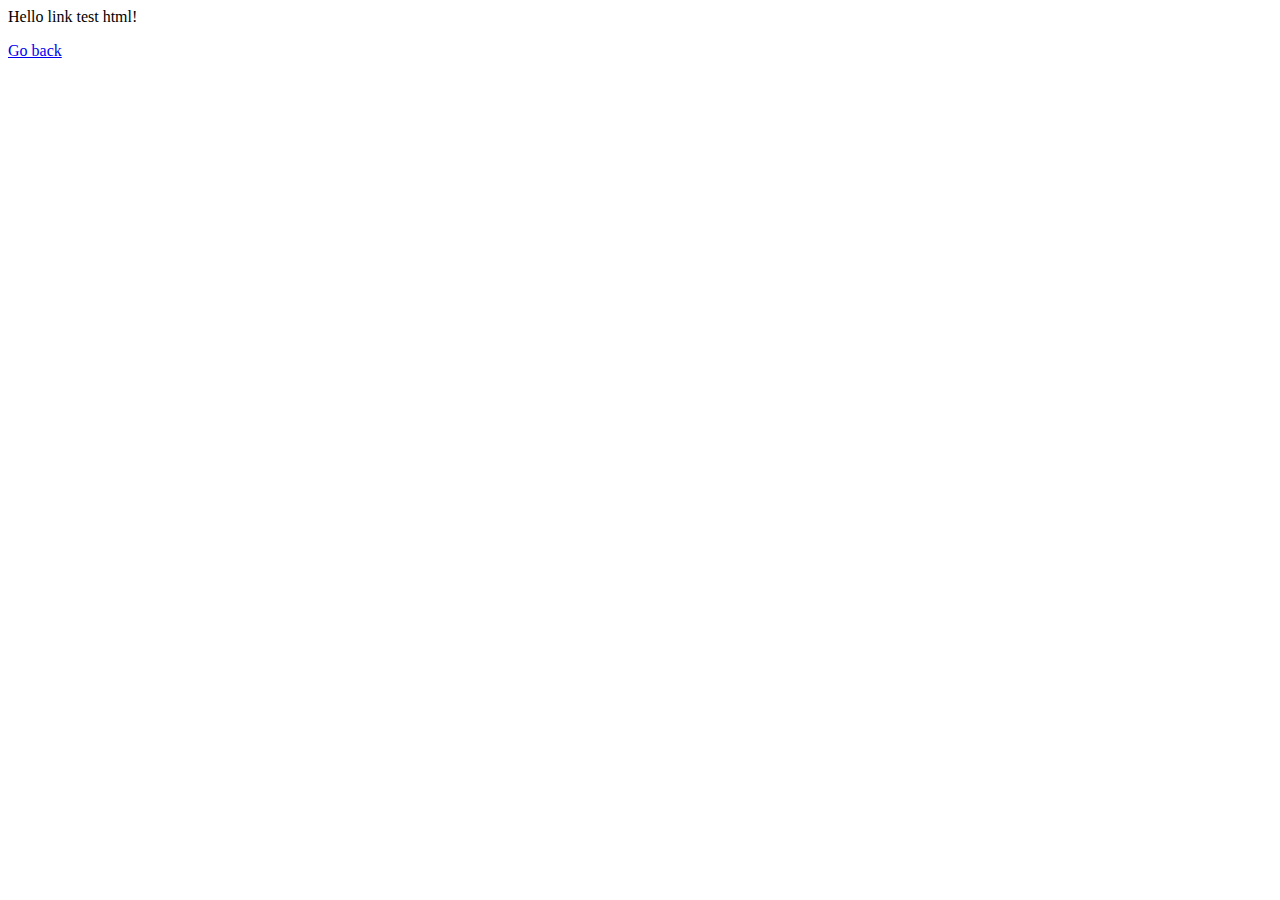
<file: test.html>
<!DOCTYPE html>
<html lang="en">
<head>
    <meta charset="UTF-8">
    <meta http-equiv="X-UA-Compatible" content="IE=edge">
    <meta name="viewport" content="width=device-width, initial-scale=1.0">
    <title>Document</title>
</head>
<body>
    Hello link test html!
    <p>
        <a href="lesson01.html">Go back</a>
    </p>
</body>
</html>
</file>
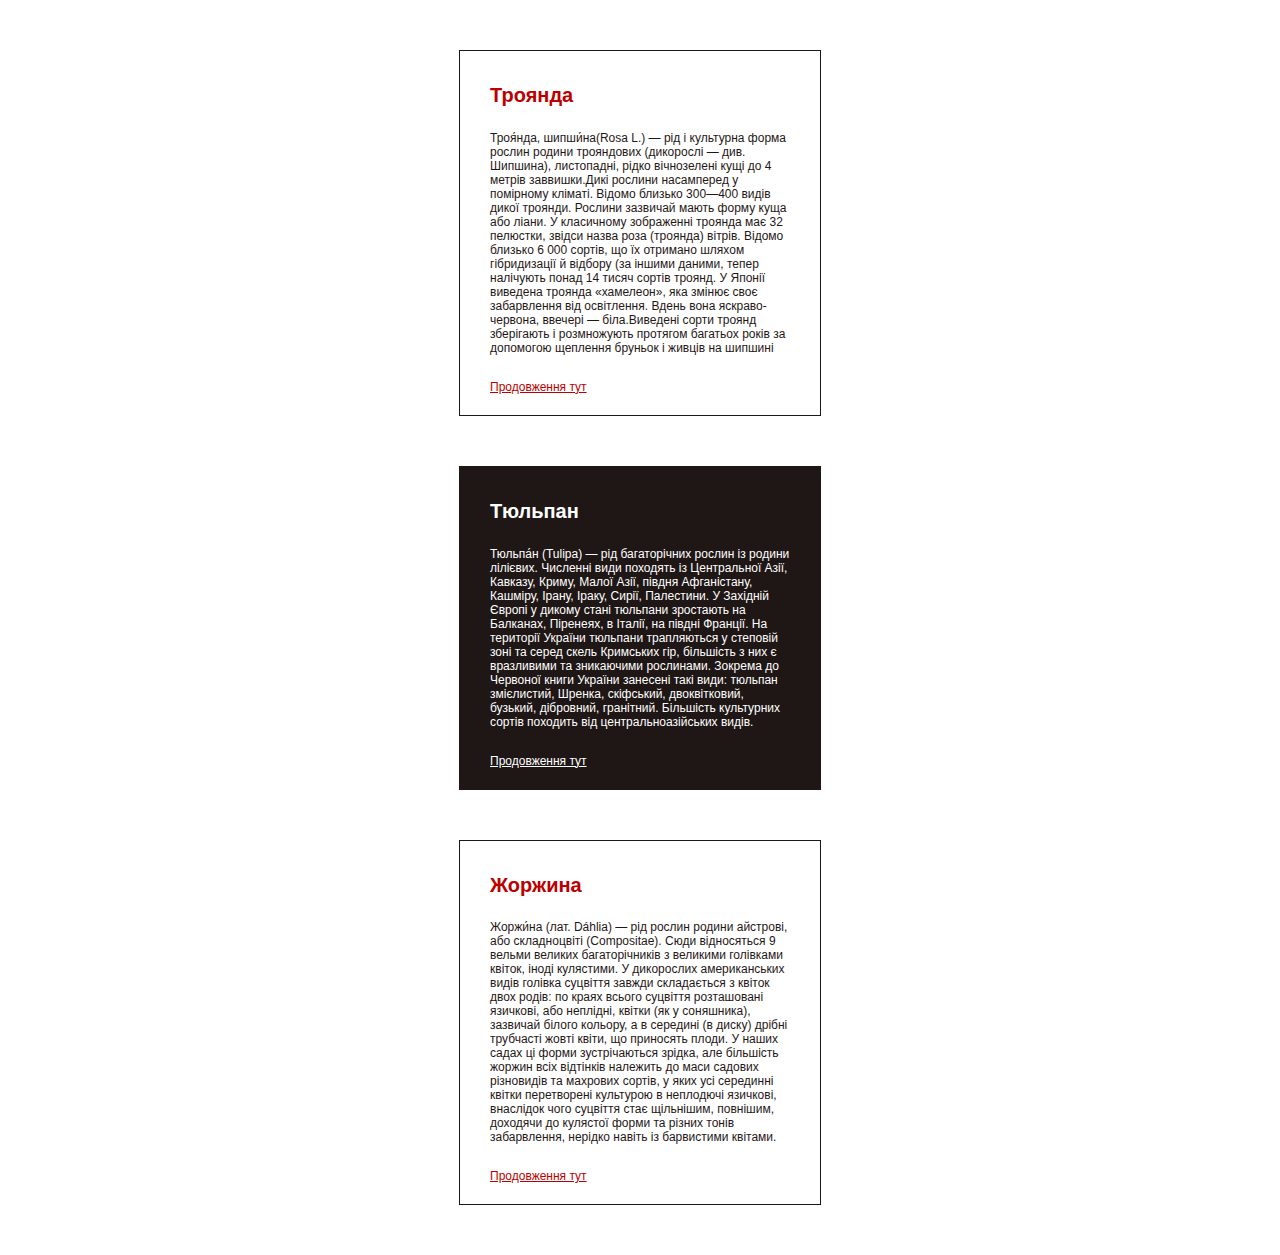
<file: 02Homework/style.html>
<!DOCTYPE html>
<html lang="en">
<head>
    <meta charset="UTF-8">
    <meta http-equiv="X-UA-Compatible" content="IE=edge">
    <meta name="viewport" content="width=device-width, initial-scale=1.0">
    <title>Document</title>
    <link rel="stylesheet" href="style.css">
</head>
<body>
    <div class="block-white">
        <h1>
            Троянда
        </h1>
        <p>
            Троя́нда, шипши́на(Rosa L.) — рід і культурна форма рослин родини трояндових (дикорослі — див. Шипшина), 
            листопадні, рідко вічнозелені кущі до 4 метрів заввишки.Дикі рослини насамперед у помірному кліматі. 
            Відомо близько 300—400 видів дикої троянди. Рослини зазвичай мають форму куща або ліани.
            У класичному зображенні троянда має 32 пелюстки, звідси назва роза (троянда) вітрів. Відомо 
            близько 6 000 сортів, що їх отримано шляхом гібридизації й відбору (за іншими даними, тепер налічують 
            понад 14 тисяч сортів троянд. У Японії виведена троянда «хамелеон», яка змінює своє забарвлення від освітлення. 
            Вдень вона яскраво-червона, ввечері — біла.Виведені сорти троянд зберігають і розмножують протягом багатьох 
            років за допомогою щеплення бруньок і живців на шипшині
        </p>
        <a href="https://uk.wikipedia.org/wiki/%D0%A2%D1%80%D0%BE%D1%8F%D0%BD%D0%B4%D0%B0">Продовження тут</a>
    </div>
    <div class="block-black">
        <h1>
            Тюльпан
        </h1>
        <p>
            Тюльпа́н (Tulipa) — рід багаторічних рослин із родини лілієвих. Численні види походять із Центральної Азії, 
            Кавказу, Криму, Малої Азії, півдня Афганістану, Кашміру, Ірану, Іраку, Сирії, Палестини. У Західній Європі у 
            дикому стані тюльпани зростають на Балканах, Піренеях, в Італії, на півдні Франції. На території України 
            тюльпани трапляються у степовій зоні та серед скель Кримських гір, більшість з них є вразливими та зникаючими 
            рослинами. Зокрема до Червоної книги України занесені такі види: тюльпан змієлистий, Шренка, скіфський, 
            двоквітковий, бузький, дібровний, гранітний. Більшість культурних сортів походить від центральноазійських видів.
        </p>
        <a href="https://uk.wikipedia.org/wiki/%D0%A2%D1%8E%D0%BB%D1%8C%D0%BF%D0%B0%D0%BD">Продовження тут</a>
    </div>
    <div class="block-white">
        <h1>
            Жоржина
        </h1>
        <p>
            Жоржи́на (лат. Dáhlia) — рід рослин родини айстрові, або складноцвіті (Compositae). Сюди відносяться 9 вельми 
            великих багаторічників з великими голівками квіток, іноді кулястими. У дикорослих американських видів голівка 
            суцвіття завжди складається з квіток двох родів: по краях всього суцвіття розташовані язичкові, або неплідні, 
            квітки (як у соняшника), зазвичай білого кольору, а в середині (в диску) дрібні трубчасті жовті квіти, що 
            приносять плоди. У наших садах ці форми зустрічаються зрідка, але більшість жоржин всіх відтінків належить 
            до маси садових різновидів та махрових сортів, у яких усі серединні квітки перетворені культурою в неплодючі 
            язичкові, внаслідок чого суцвіття стає щільнішим, повнішим, доходячи до кулястої форми та різних тонів 
            забарвлення, нерідко навіть із барвистими квітами.
        </p>
        <a href="https://uk.wikipedia.org/wiki/%D0%96%D0%BE%D1%80%D0%B6%D0%B8%D0%BD%D0%B0">Продовження тут</a> 
    </div>
</body>
</html>
</file>
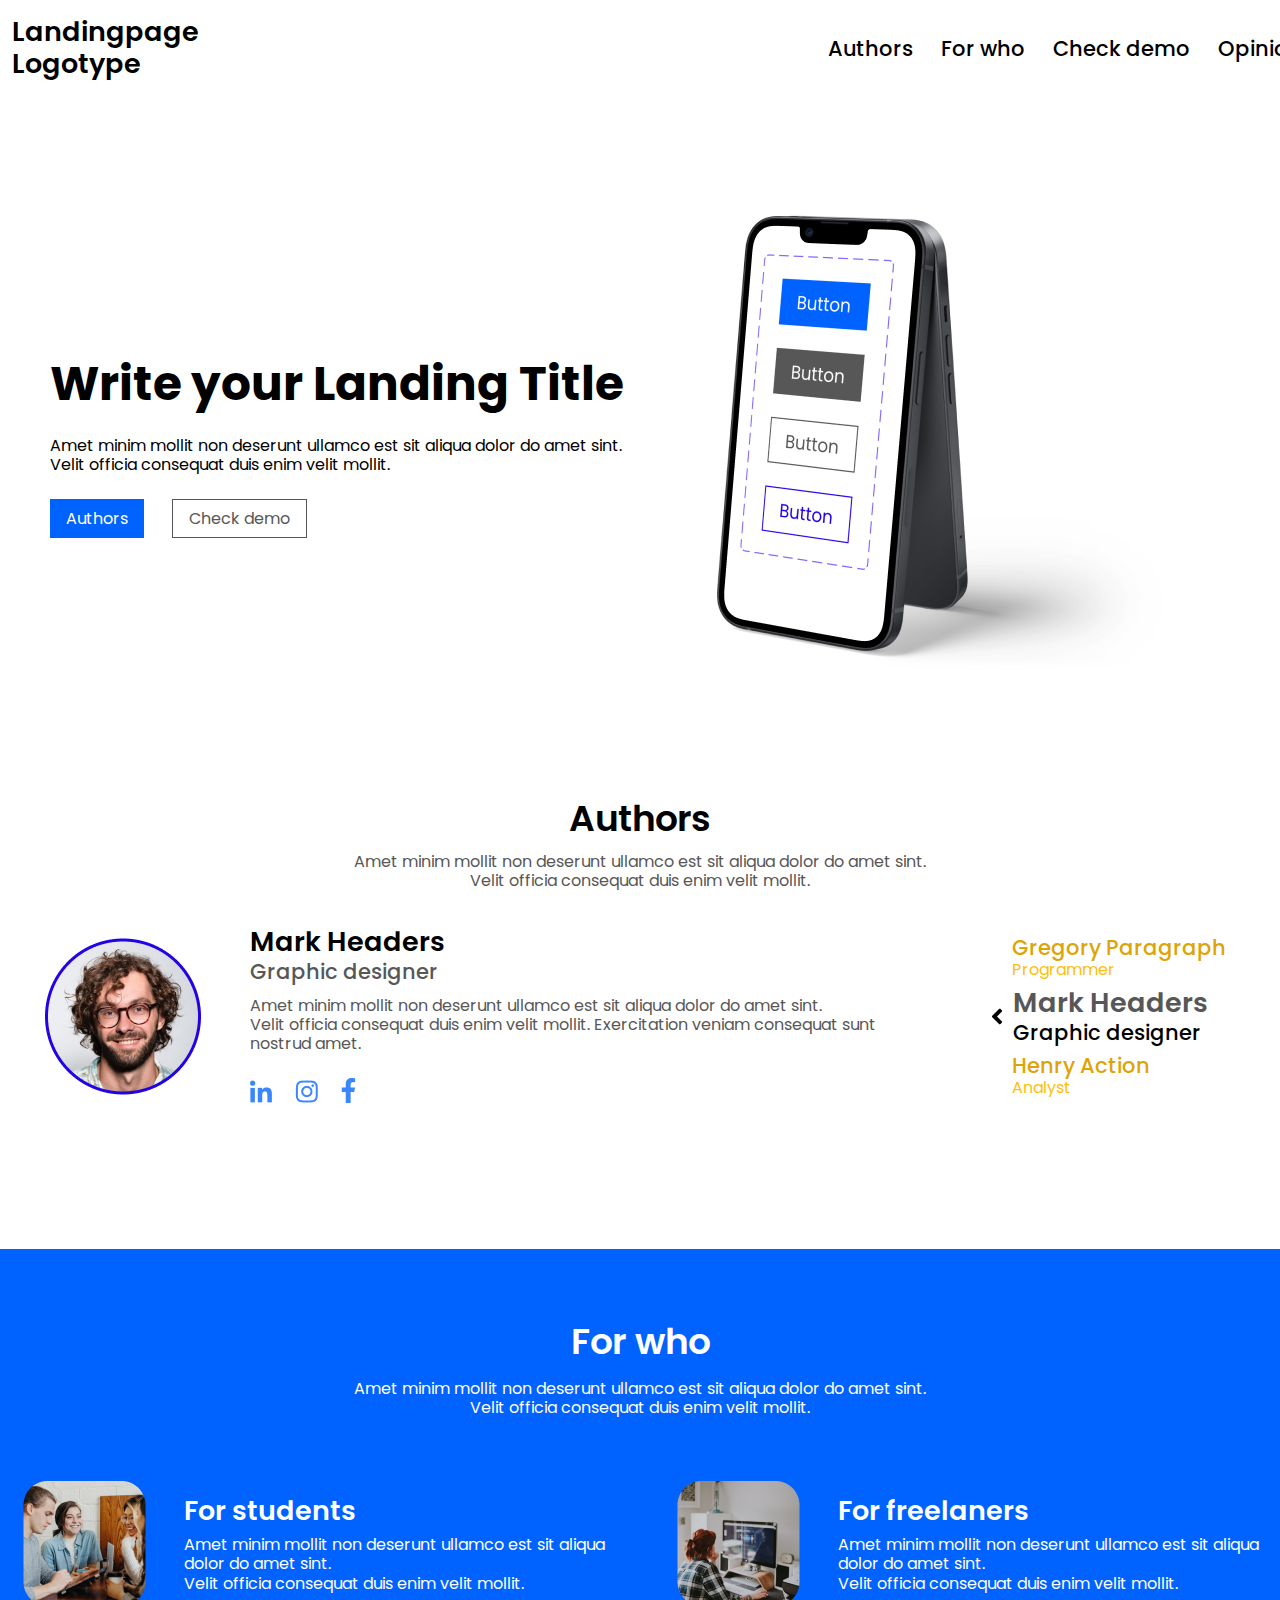
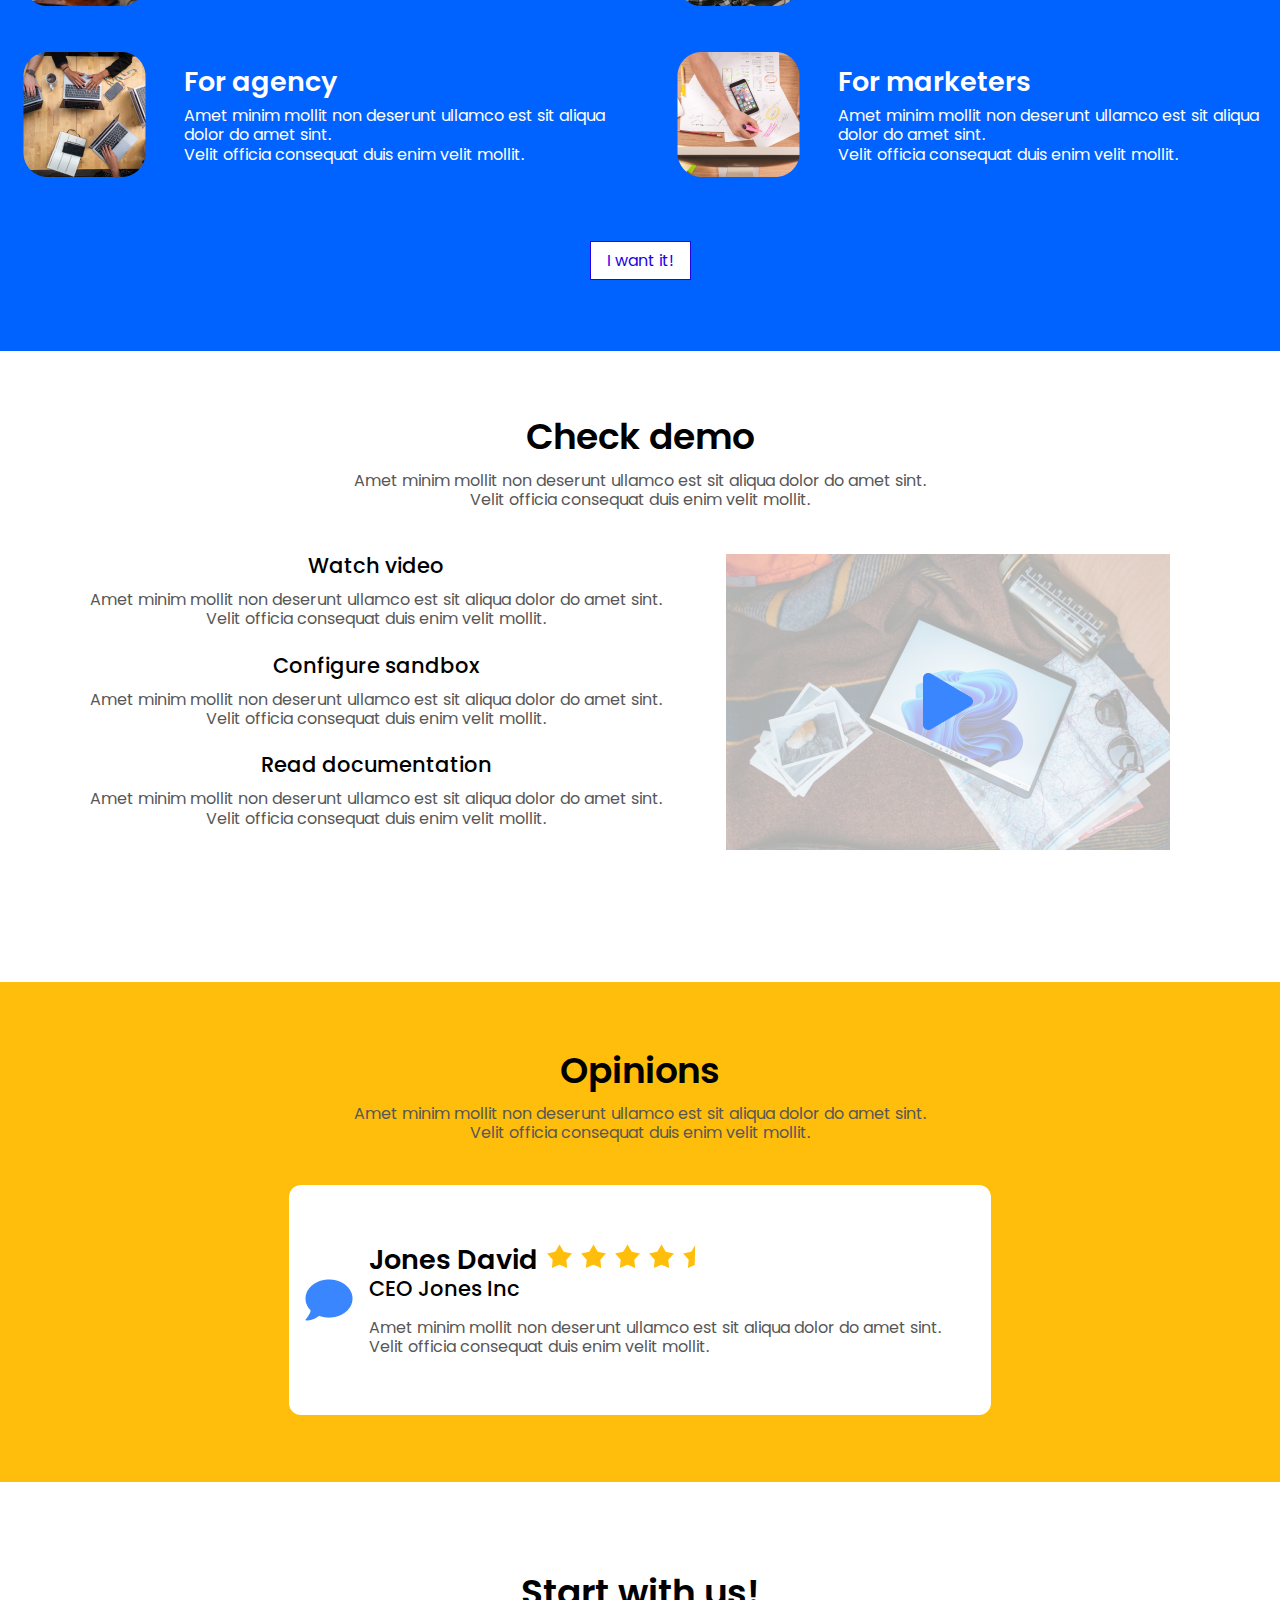
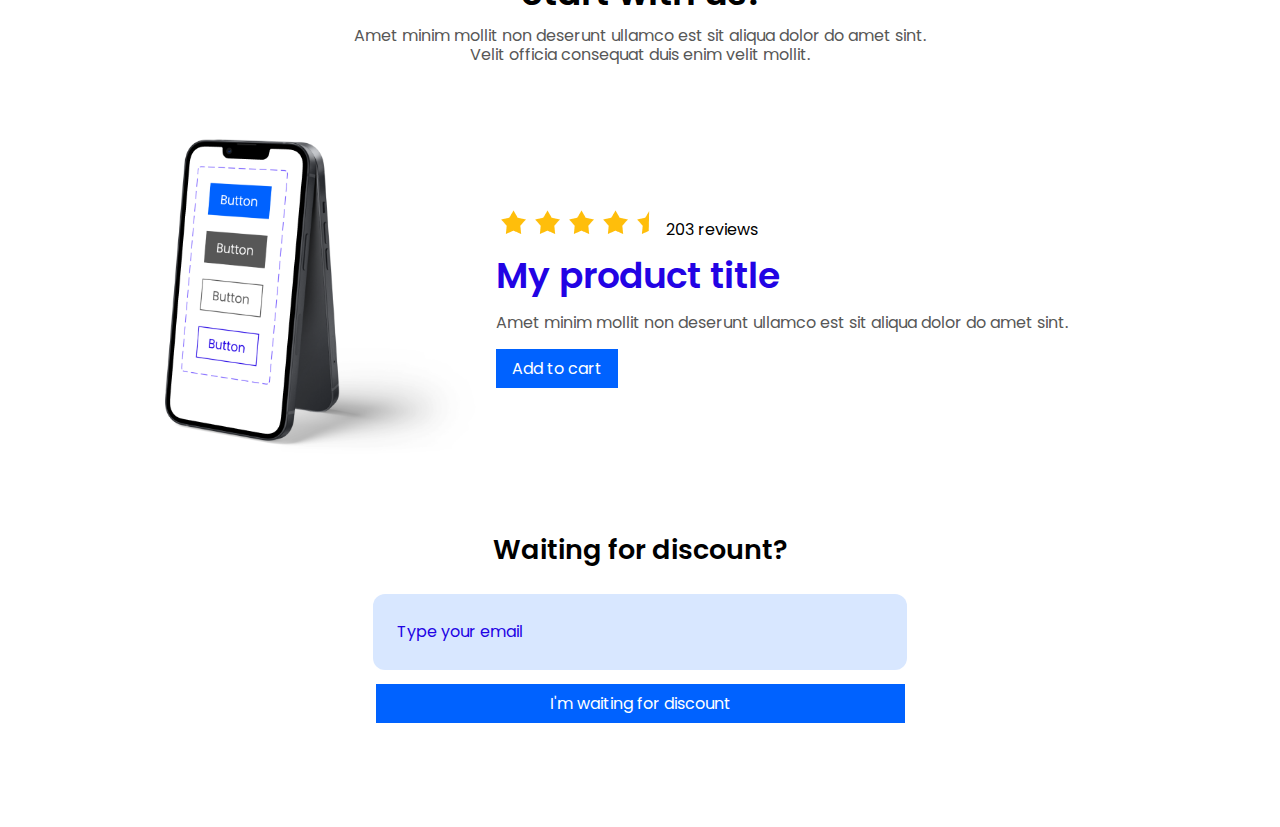
<file: 03Homework/landing.html>
<!DOCTYPE html>
<html lang="en">
<head>
    <meta charset="UTF-8">
    <meta http-equiv="X-UA-Compatible" content="IE=edge">
    <meta name="viewport" content="width=device-width, initial-scale=1.0">
    <title>Document</title>
    <link rel="stylesheet" href="style/reset.css">
    <link rel="stylesheet" href="style/landing.css">
    <link href="https://fonts.googleapis.com/css2?family=Poppins:wght@400;500;600;700&display=swap" rel="stylesheet">
</head>
<body>
    <header>
            <div class="logo">
                <h3>
                    Landingpage Logotype
                </h3>
                </div>
            <div class="Menu">
                        <a href="#">Authors</a>
                        <a href="#">For who</a>
                        <a href="#">Check demo</a>
                        <a href="#">Opinions</a>
                        <a href="#" class="button">Buy now!</a>
                </div>
    </header>
    <!-- /* header end */ -->
    <section class="first-screen">
        <div class="block01">
            <h1>Write your Landing Title</h1>
            <p>
                Amet minim mollit non deserunt ullamco est sit aliqua dolor do amet sint. <br> Velit officia consequat duis enim velit mollit. 
            </p>
            <button class="blue">
                Authors
            </button >
            <button class="white">
                Check demo
            </button>
        </div>
        <img class="iphone13" src="img/iPhone13.png" alt="no image">
    </section>
    <!-- /* section first-screen end */ -->
    <section>
        <div class="title">
            <h2>Authors</h2>
            <p>
            Amet minim mollit non deserunt ullamco est sit aliqua dolor do amet sint.<br> Velit officia consequat duis enim velit mollit. 
            </p>
        </div>
        <div class="about-mark">
        <img class="author-pic" src="img/Rectangle.png" alt="no image">
        <div class="author-info">
            <h3>
                Mark Headers
            </h3>
            <h4>
                Graphic designer
            </h4>
            <p>
                Amet minim mollit non deserunt ullamco est sit aliqua dolor do amet sint. <br> Velit officia consequat duis enim velit mollit. Exercitation veniam consequat sunt <br> nostrud amet.
            </p>
                <img class="icon" src="img/icon01.png" alt="no image">
                <img class="icon" src="img/icon02.png" alt="no image">
                <img class="icon" src="img/icon03.png" alt="no image">
        </div>
        <div class="choose-author">
            <h4>Gregory Paragraph</h4>
            <p>Programmer</p>
            <img class="back-img" src="img/back.png" alt="#">
            <div class="active-author">
                <h3>Mark Headers</h3>
                <h4>Graphic designer</h4>
            </div>
            <h4>Henry Action</h4>
            <p>Analyst</p>
        </div>
    </div>
    </section>
    <!-- /* section Authors end  */ -->
    <section class="for-who">
            <h2>For who</h2>
            <p class="for-who-descrip">
                Amet minim mollit non deserunt ullamco est sit aliqua dolor do amet sint. <br> Velit officia consequat duis enim velit mollit. 
            </p>
            <div class="cards">
                <div class="card">
                    <img src="img/img01.png" alt="#">  
                    <div>
                      <h3>
                      For students
                    </h3>
                    <p>
                      Amet minim mollit non deserunt ullamco est sit aliqua <br> dolor do amet sint.<br> Velit officia consequat duis enim velit mollit. 
                    </p>
                  </div>
                  </div>
                  <div class="card">
                      <img src="img/img02.png" alt="#">  
                      <div>
                        <h3>
                          For freelaners
                      </h3>
                      <p>
                        Amet minim mollit non deserunt ullamco est sit aliqua <br> dolor do amet sint.<br> Velit officia consequat duis enim velit mollit. 
                      </p>
                    </div>
                    </div>
            </div>
            <div class="cards">
                <div class="card">
                    <img src="img/img03.png" alt="#">  
                    <div>
                      <h3>
                        For agency
                    </h3>
                    <p>
                      Amet minim mollit non deserunt ullamco est sit aliqua <br> dolor do amet sint.<br> Velit officia consequat duis enim velit mollit. 
                    </p>
                  </div>
                  </div>
                  <div class="card">
                      <img src="img/img04.png" alt="#">  
                      <div>
                        <h3>
                         For marketers
                      </h3>
                      <p>
                        Amet minim mollit non deserunt ullamco est sit aliqua <br> dolor do amet sint.<br> Velit officia consequat duis enim velit mollit. 
                      </p>
                    </div>
                    </div>
            </div>
            <button class="white-b">
                I want it!
            </button>
    </section>
    <!-- section for-who end -->
    <section class="check-demo">
        <div class="title">
            <h2>Check demo</h2>
            <p>
            Amet minim mollit non deserunt ullamco est sit aliqua dolor do amet sint.<br> Velit officia consequat duis enim velit mollit. 
            </p>
        </div>
        <div class="img-title">
            <div class="titles">
                <div class="title">
                    <h4>Watch video</h4>
                    <p>
                    Amet minim mollit non deserunt ullamco est sit aliqua dolor do amet sint.<br> Velit officia consequat duis enim velit mollit. 
                    </p>
                </div>
                <div class="title">
                    <h4>Configure sandbox</h4>
                    <p>
                    Amet minim mollit non deserunt ullamco est sit aliqua dolor do amet sint.<br> Velit officia consequat duis enim velit mollit. 
                    </p>
                </div>
                <div class="title">
                    <h4>Read documentation</h4>
                    <p>
                    Amet minim mollit non deserunt ullamco est sit aliqua dolor do amet sint.<br> Velit officia consequat duis enim velit mollit. 
                    </p>
                </div>
            </div>
            <img src="img/video.png" alt="#">
        </div>
    </section>
    <!-- section check-demo end -->
    <section class="opinions">
        <div class="title">
            <h2>Opinions</h2>
            <p>
            Amet minim mollit non deserunt ullamco est sit aliqua dolor do amet sint.<br> Velit officia consequat duis enim velit mollit. 
            </p>
        </div>
        <section class="feedback">
            <img class="message" src="img/message.png" alt="#">
            <div class="feedback-text">
                <h3>
                    Jones David
                </h3>
                <img class="star" src="img/Star.png" alt="no image">
                <img class="star" src="img/Star.png" alt="no image">
                <img class="star" src="img/Star.png" alt="no image">
                <img class="star" src="img/Star.png" alt="no image">
                <img class="star" src="img/Star_crop.png" alt="no image">
                <h4>
                    CEO Jones Inc
                </h4>
                <p>
                    Amet minim mollit non deserunt ullamco est sit aliqua dolor do amet sint. <br> Velit officia consequat duis enim velit mollit. 
                </p>
            </div>
        </section>
    </section>
    <!-- /* section opinions end */ -->
    <section>
        <div class="title">
            <h2>Start with us!</h2>
            <p>
            Amet minim mollit non deserunt ullamco est sit aliqua dolor do amet sint.<br> Velit officia consequat duis enim velit mollit. 
            </p>
        </div>   
        <div class="product">
            <img class="iphone13-small" src="img/iPhone13.png" alt="no image">
            <div class="product-text">
                <div class="review">
                <img class="star" src="img/Star.png" alt="no image">
                <img class="star" src="img/Star.png" alt="no image">
                <img class="star" src="img/Star.png" alt="no image">
                <img class="star" src="img/Star.png" alt="no image">
                <img class="star" src="img/Star_crop.png" alt="no image">
                  203 reviews
                </div>
                <h2>
                    My product title
                </h2>
                <p>
                    Amet minim mollit non deserunt ullamco est sit aliqua dolor do amet sint.
                </p>
                <button class="blue">
                    Add to cart
                </button >
            </div>
        </div>
        <div class="discount">
            <h3>Waiting for discount?</h3>
            <div class="type-email">
                <form action="">
                    <input type="text" placeholder= "Type your email" id="email">
                </form>
                <button class="blue-long">
                    I'm waiting for discount
                </button >
            </div>
        </div>
    </section>
</body>
</html>
</file>
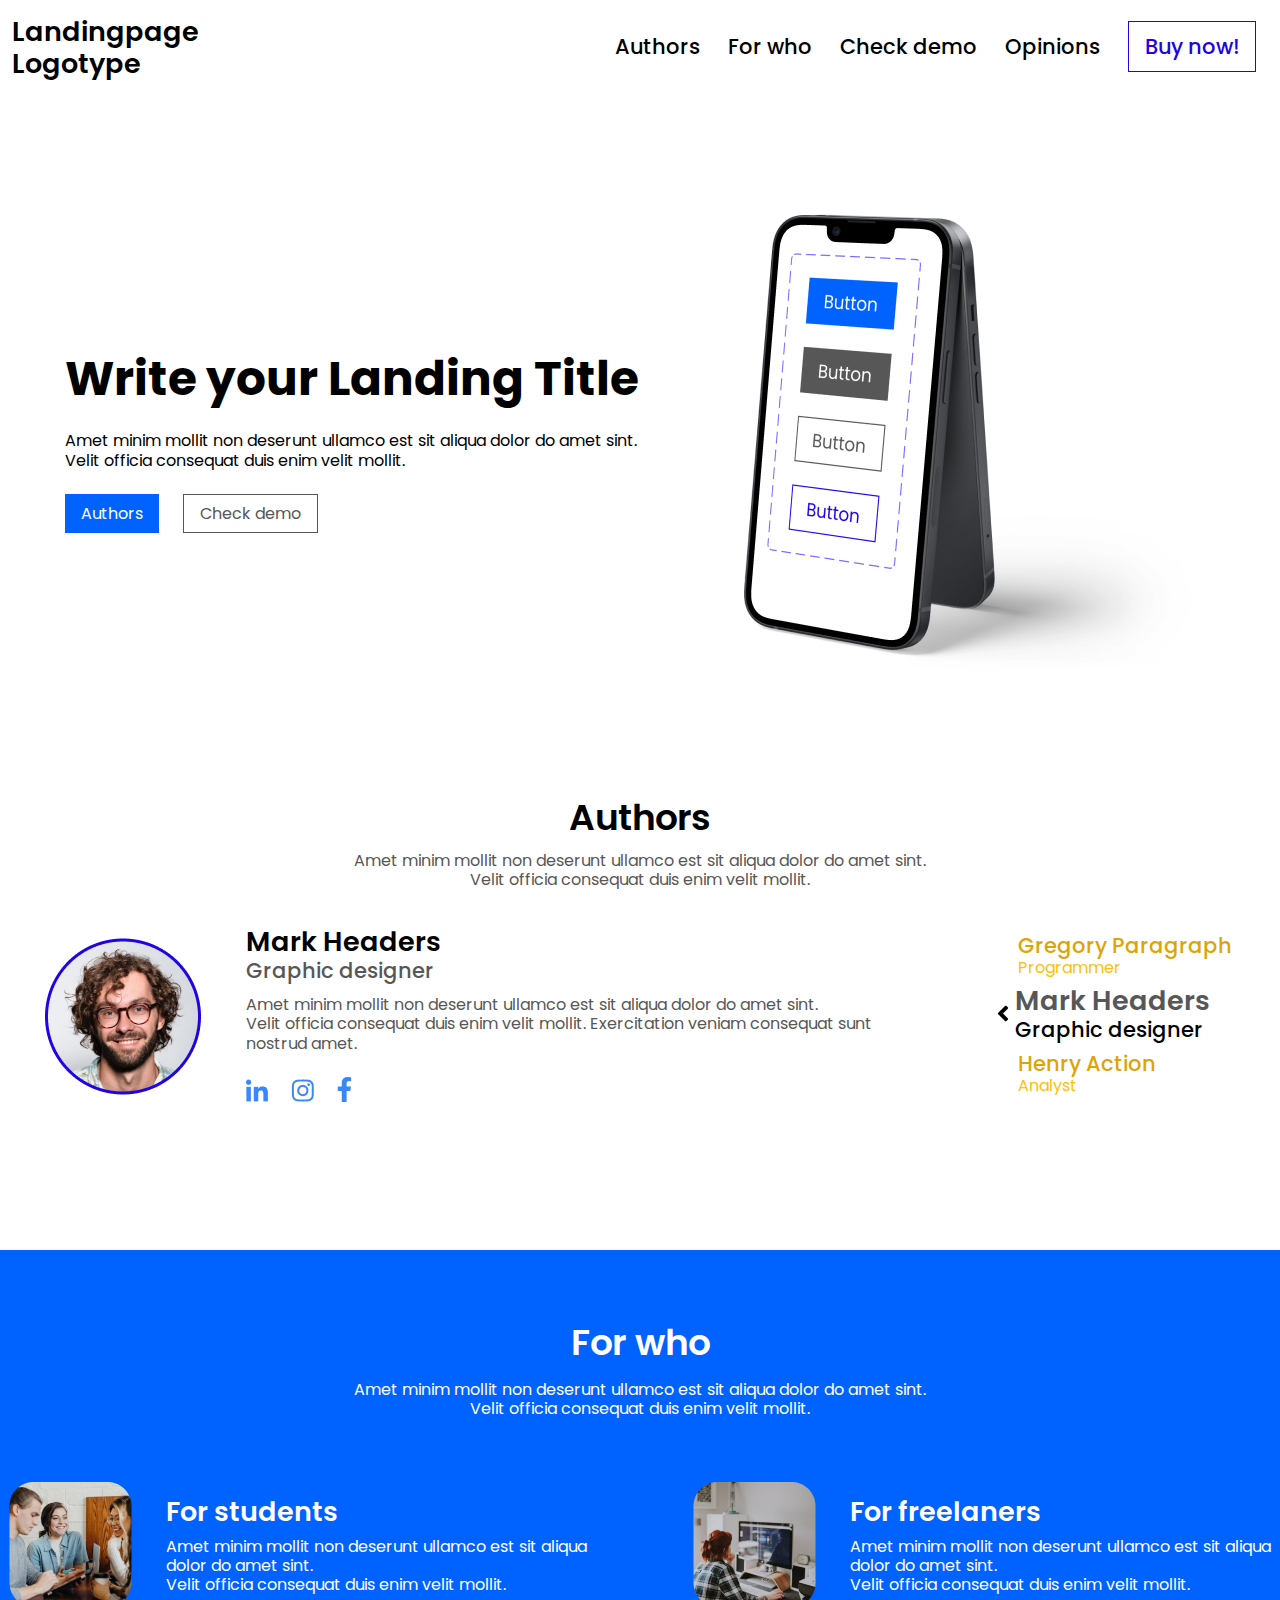
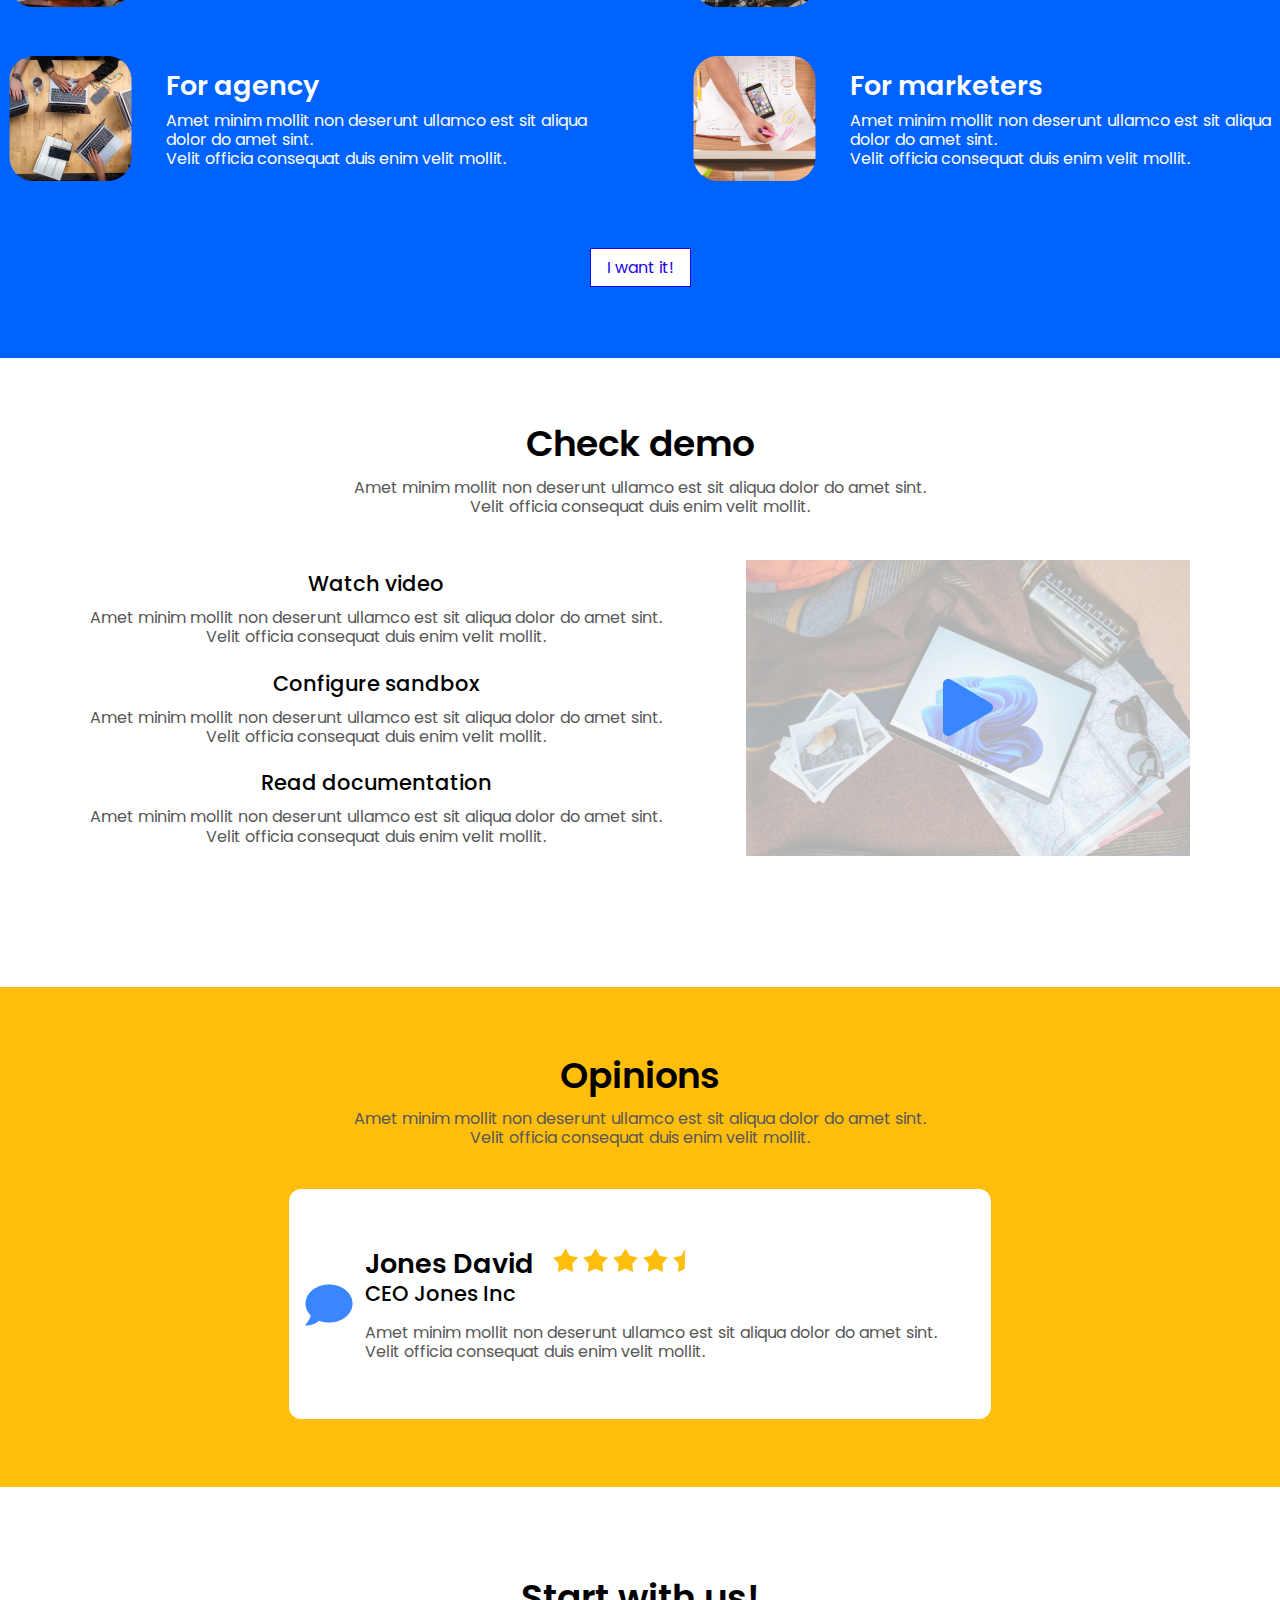
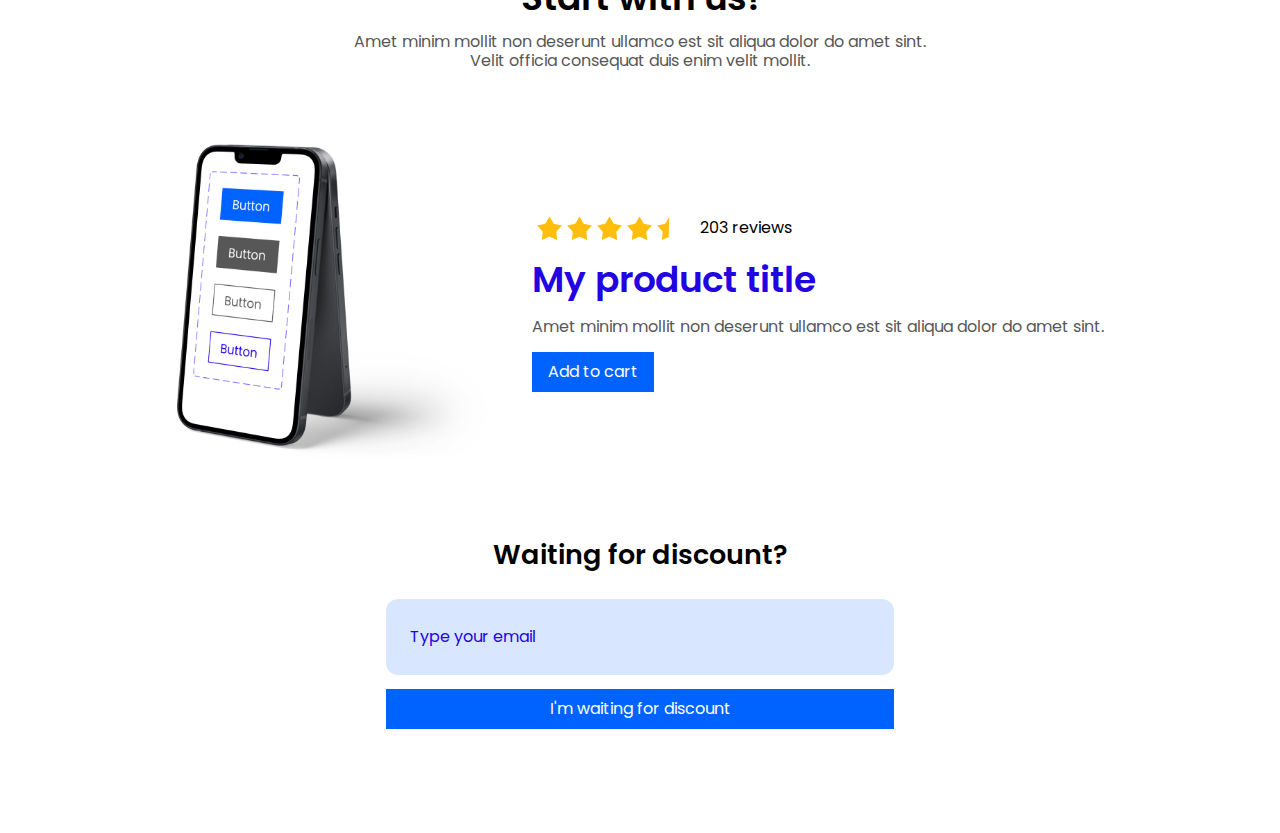
<file: 04Homework/landing_ver2.html>
<!DOCTYPE html>
<html lang="en">
<head>
    <meta charset="UTF-8">
    <meta http-equiv="X-UA-Compatible" content="IE=edge">
    <meta name="viewport" content="width=device-width, initial-scale=1.0">
    <title>Document</title>
    <link rel="stylesheet" href="style/reset.css">
    <link rel="stylesheet" href="style/landing_ver2.css">
    <link href="https://fonts.googleapis.com/css2?family=Poppins:wght@400;500;600;700&display=swap" rel="stylesheet">
</head>
<body>
    <header class="clearfix">
            <div class="logo left">
                <h3>
                    Landingpage Logotype
                </h3>
                </div>
            <div class="Menu right">
                        <a href="#">Authors</a>
                        <a href="#">For who</a>
                        <a href="#">Check demo</a>
                        <a href="#">Opinions</a>
                        <a href="#" class="button">Buy now!</a>
                </div>
    </header>
    <!-- /* header end */ -->
    <section class="first-screen clearfix">
        <div class="block01 left clearfix">
            <h1>Write your Landing Title</h1>
            <p>
                Amet minim mollit non deserunt ullamco est sit aliqua dolor do amet sint. <br> Velit officia consequat duis enim velit mollit. 
            </p>
            <button class="blue">
                Authors
            </button >
            <button class="white">
                Check demo
            </button>
        </div>
        <img class="right" src="img/iPhone13.png" alt="no image">
    </section>
    <!-- /* section first-screen end */ -->
    <section class="authors clearfix">
        <div class="title">
            <h2>Authors</h2>
            <p>
            Amet minim mollit non deserunt ullamco est sit aliqua dolor do amet sint.<br> Velit officia consequat duis enim velit mollit. 
            </p>
        </div>
        <div class="about-mark clearfix">
        <img class="author-pic left" src="img/Rectangle.png" alt="no image">
        <div class="author-info left">
            <h3>
                Mark Headers
            </h3>
            <h4>
                Graphic designer
            </h4>
            <p>
                Amet minim mollit non deserunt ullamco est sit aliqua dolor do amet sint. <br> Velit officia consequat duis enim velit mollit. Exercitation veniam consequat sunt <br> nostrud amet.
            </p>
                <img class="icon" src="img/icon01.png" alt="no image">
                <img class="icon" src="img/icon02.png" alt="no image">
                <img class="icon" src="img/icon03.png" alt="no image">
        </div>
        <div class="choose-author right clearfix">
            <h4>Gregory Paragraph</h4>
            <p>Programmer</p>
            <img class="left" src="img/back.png" alt="#">
            <div class="active-author">
                <h3>Mark Headers</h3>
                <h4>Graphic designer</h4>
            </div>
            <h4>Henry Action</h4>
            <p>Analyst</p>
        </div>
    </div>
    </section>
    <!-- /* section Authors end  */ -->
    <section class="for-who clearfix">
            <h2>For who</h2>
            <p class="for-who-descrip">
                Amet minim mollit non deserunt ullamco est sit aliqua dolor do amet sint. <br> Velit officia consequat duis enim velit mollit. 
            </p>
            <div class="cards clearfix">
                <div class="card left">
                    <img src="img/img01.png" alt="#">  
                    <div class="right">
                      <h3>
                      For students
                    </h3>
                    <p>
                      Amet minim mollit non deserunt ullamco est sit aliqua <br> dolor do amet sint.<br> Velit officia consequat duis enim velit mollit. 
                    </p>
                  </div>
                  </div>
                  <div class="card right">
                      <img src="img/img02.png" alt="#">  
                      <div class="right">
                        <h3>
                          For freelaners
                      </h3>
                      <p>
                        Amet minim mollit non deserunt ullamco est sit aliqua <br> dolor do amet sint.<br> Velit officia consequat duis enim velit mollit. 
                      </p>
                    </div>
                    </div>
            </div>
            <div class="cards clearfix">
                <div class="card left">
                    <img src="img/img03.png" alt="#">  
                    <div class="right">
                      <h3>
                        For agency
                    </h3>
                    <p>
                      Amet minim mollit non deserunt ullamco est sit aliqua <br> dolor do amet sint.<br> Velit officia consequat duis enim velit mollit. 
                    </p>
                  </div>
                  </div>
                  <div class="card right">
                      <img src="img/img04.png" alt="#">  
                      <div class="right">
                        <h3>
                         For marketers
                      </h3>
                      <p>
                        Amet minim mollit non deserunt ullamco est sit aliqua <br> dolor do amet sint.<br> Velit officia consequat duis enim velit mollit. 
                      </p>
                    </div>
                    </div>
            </div>
            <button class="white-b">
                I want it!
            </button>
    </section>
    <!-- section for-who end -->
    <section class="check-demo clearfix">
        <div class="title">
            <h2>Check demo</h2>
            <p>
            Amet minim mollit non deserunt ullamco est sit aliqua dolor do amet sint.<br> Velit officia consequat duis enim velit mollit. 
            </p>
        </div>
        <div class="img-title clearfix">
            <div class="titles left">
                <div class="title">
                    <h4>Watch video</h4>
                    <p>
                    Amet minim mollit non deserunt ullamco est sit aliqua dolor do amet sint.<br> Velit officia consequat duis enim velit mollit. 
                    </p>
                </div>
                <div class="title">
                    <h4>Configure sandbox</h4>
                    <p>
                    Amet minim mollit non deserunt ullamco est sit aliqua dolor do amet sint.<br> Velit officia consequat duis enim velit mollit. 
                    </p>
                </div>
                <div class="title">
                    <h4>Read documentation</h4>
                    <p>
                    Amet minim mollit non deserunt ullamco est sit aliqua dolor do amet sint.<br> Velit officia consequat duis enim velit mollit. 
                    </p>
                </div>
            </div>
            <img class="right" src="img/video.png" alt="#">
        </div>
    </section>
    <!-- section check-demo end -->
    <section class="opinions clearfix">
        <div class="title">
            <h2>Opinions</h2>
            <p>
            Amet minim mollit non deserunt ullamco est sit aliqua dolor do amet sint.<br> Velit officia consequat duis enim velit mollit. 
            </p>
        </div>
        <section class="feedback clearfix">
            <img class="message left" src="img/message.png" alt="#">
            <div class="feedback-text left">
                <div class="jones">
                    <h3 class="left">
                        Jones David
                    </h3>
                    <img class="star right" src="img/Star_crop.png" alt="no image">
                    <img class="star right" src="img/Star.png" alt="no image">
                    <img class="star right" src="img/Star.png" alt="no image">
                    <img class="star right" src="img/Star.png" alt="no image">
                    <img class="star right" src="img/Star.png" alt="no image">
                </div>
                <h4>
                    CEO Jones Inc
                </h4>
                <p>
                    Amet minim mollit non deserunt ullamco est sit aliqua dolor do amet sint. <br> Velit officia consequat duis enim velit mollit. 
                </p>
            </div>
        </section>
    </section>
    <!-- /* section opinions end */ -->
    <section class="clearfix">
        <div class="title">
            <h2>Start with us!</h2>
            <p>
            Amet minim mollit non deserunt ullamco est sit aliqua dolor do amet sint.<br> Velit officia consequat duis enim velit mollit. 
            </p>
        </div>   
        <div class="product clearfix">
            <img class="iphone13-small left" src="img/iPhone13.png" alt="no image">
            <div class="product-text right">
                <div class="review">
                <img class="star left" src="img/Star.png" alt="no image">
                <img class="star left" src="img/Star.png" alt="no image">
                <img class="star left" src="img/Star.png" alt="no image">
                <img class="star left" src="img/Star.png" alt="no image">
                <img class="star left" src="img/Star_crop.png" alt="no image">
                <div class="right">203 reviews
                </div>
                </div>
                <h2>
                    My product title
                </h2>
                <p>
                    Amet minim mollit non deserunt ullamco est sit aliqua dolor do amet sint.
                </p>
                <button class="blue">
                    Add to cart
                </button >
            </div>
        </div>
        <div class="discount clearfix">
            <h3>Waiting for discount?</h3>
            <div class="type-email">
                <form action="">
                    <input type="text" placeholder= "Type your email" id="email">
                </form>
                <button class="blue-long">
                    I'm waiting for discount
                </button >
            </div>
        </div>
    </section>
</body>
</html>
</file>
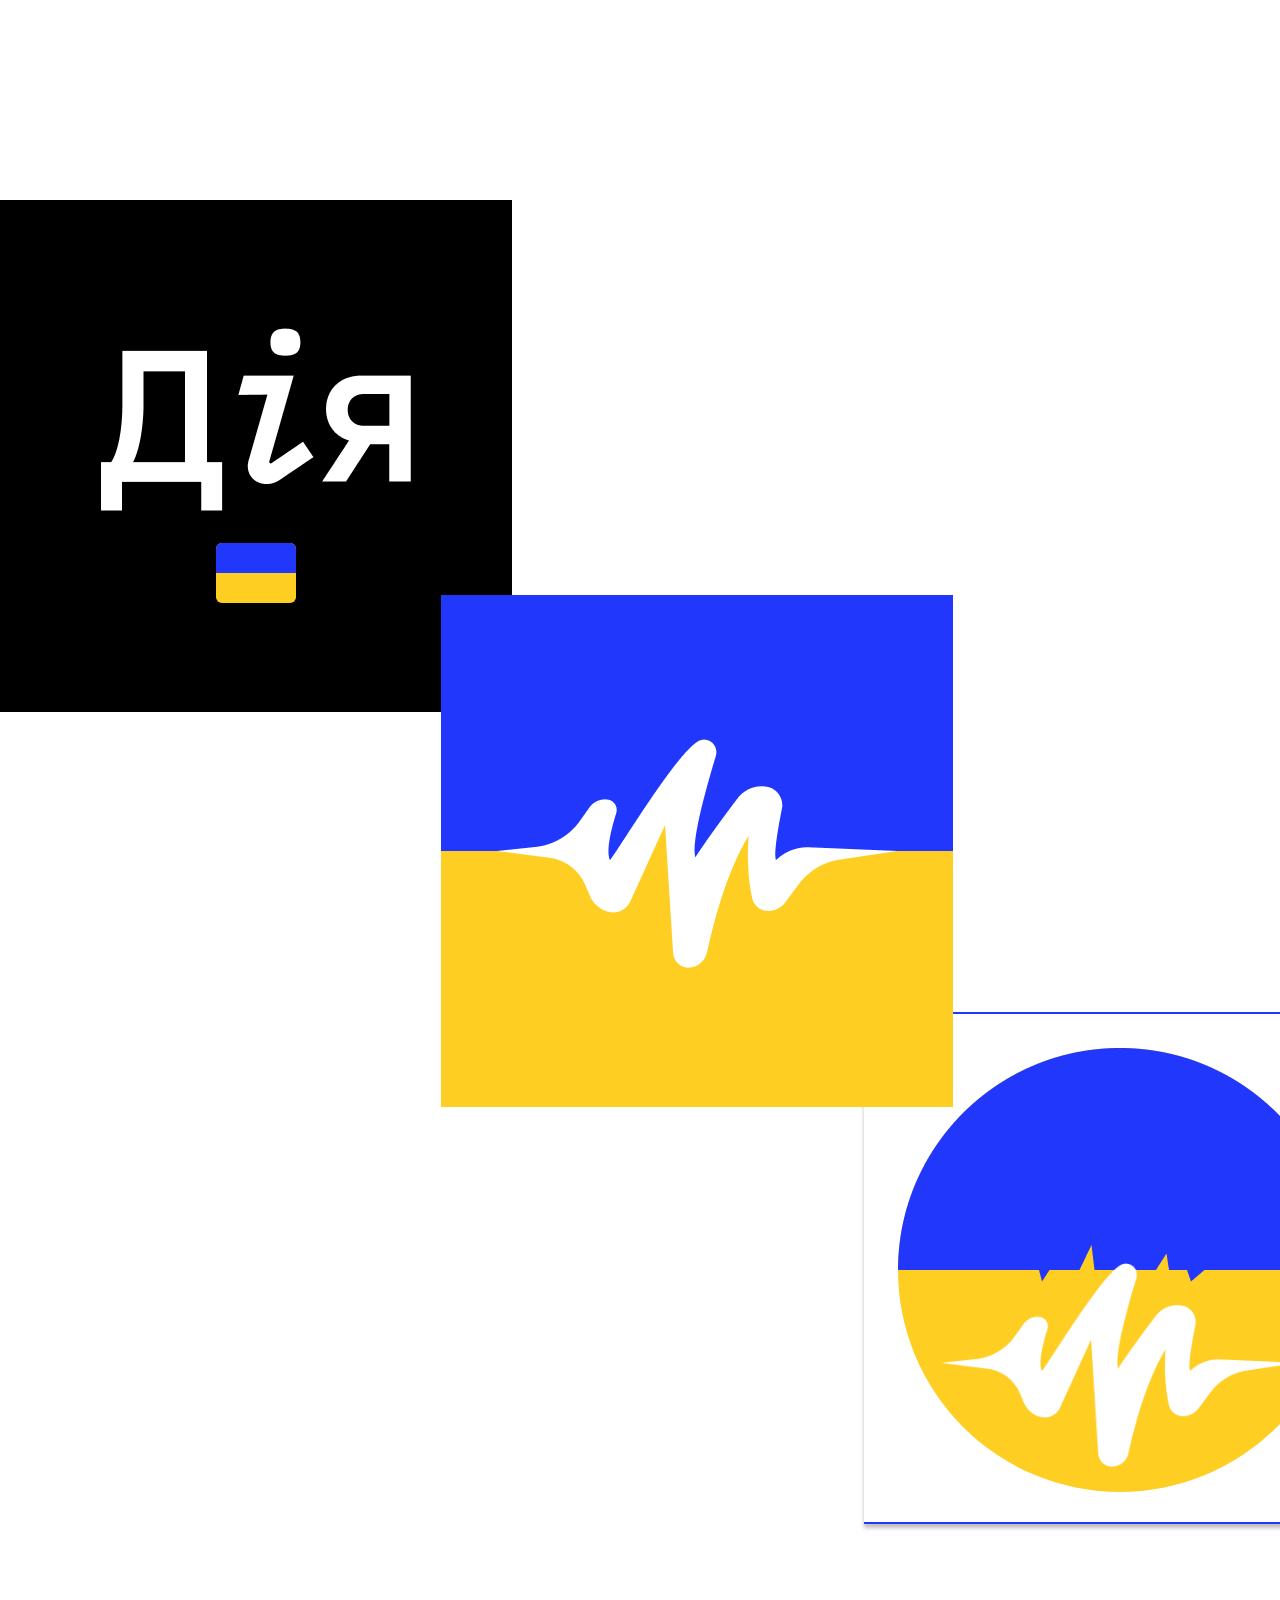
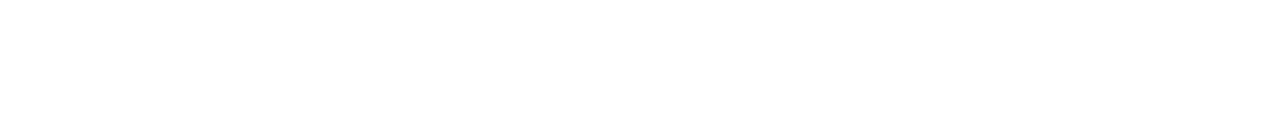
<file: 05Homework/lesson05.html>
<!DOCTYPE html>
<html lang="en">
<head>
    <meta charset="UTF-8">
    <meta http-equiv="X-UA-Compatible" content="IE=edge">
    <meta name="viewport" content="width=device-width, initial-scale=1.0">
    <title>Document</title>
    <link rel="stylesheet" href="style/reset.css">
    <link rel="stylesheet" href="style/lesson05.css">
</head>
<body>
    <section class="clearfix">
        <div class="block first">
            <img src="img/diya.png" alt="#">
            <div class="flag">
                <div class="blue"></div>
            </div>
        </div>
        <div class="block second">
            <img src="img/Bluehalfflag.png" alt="#">
            <img class="glyph" src="img/Glyph.png" alt="#">
        </div>
        <div class="block third">
            <div class="yell-circle">
                <img src="img/Bluehalfcircle.png" alt="#">
                <img class="glyph-small" src="img/Glyph.png" alt=""> 
            </div>
        </div>
    </section>
</body>
</html>
</file>
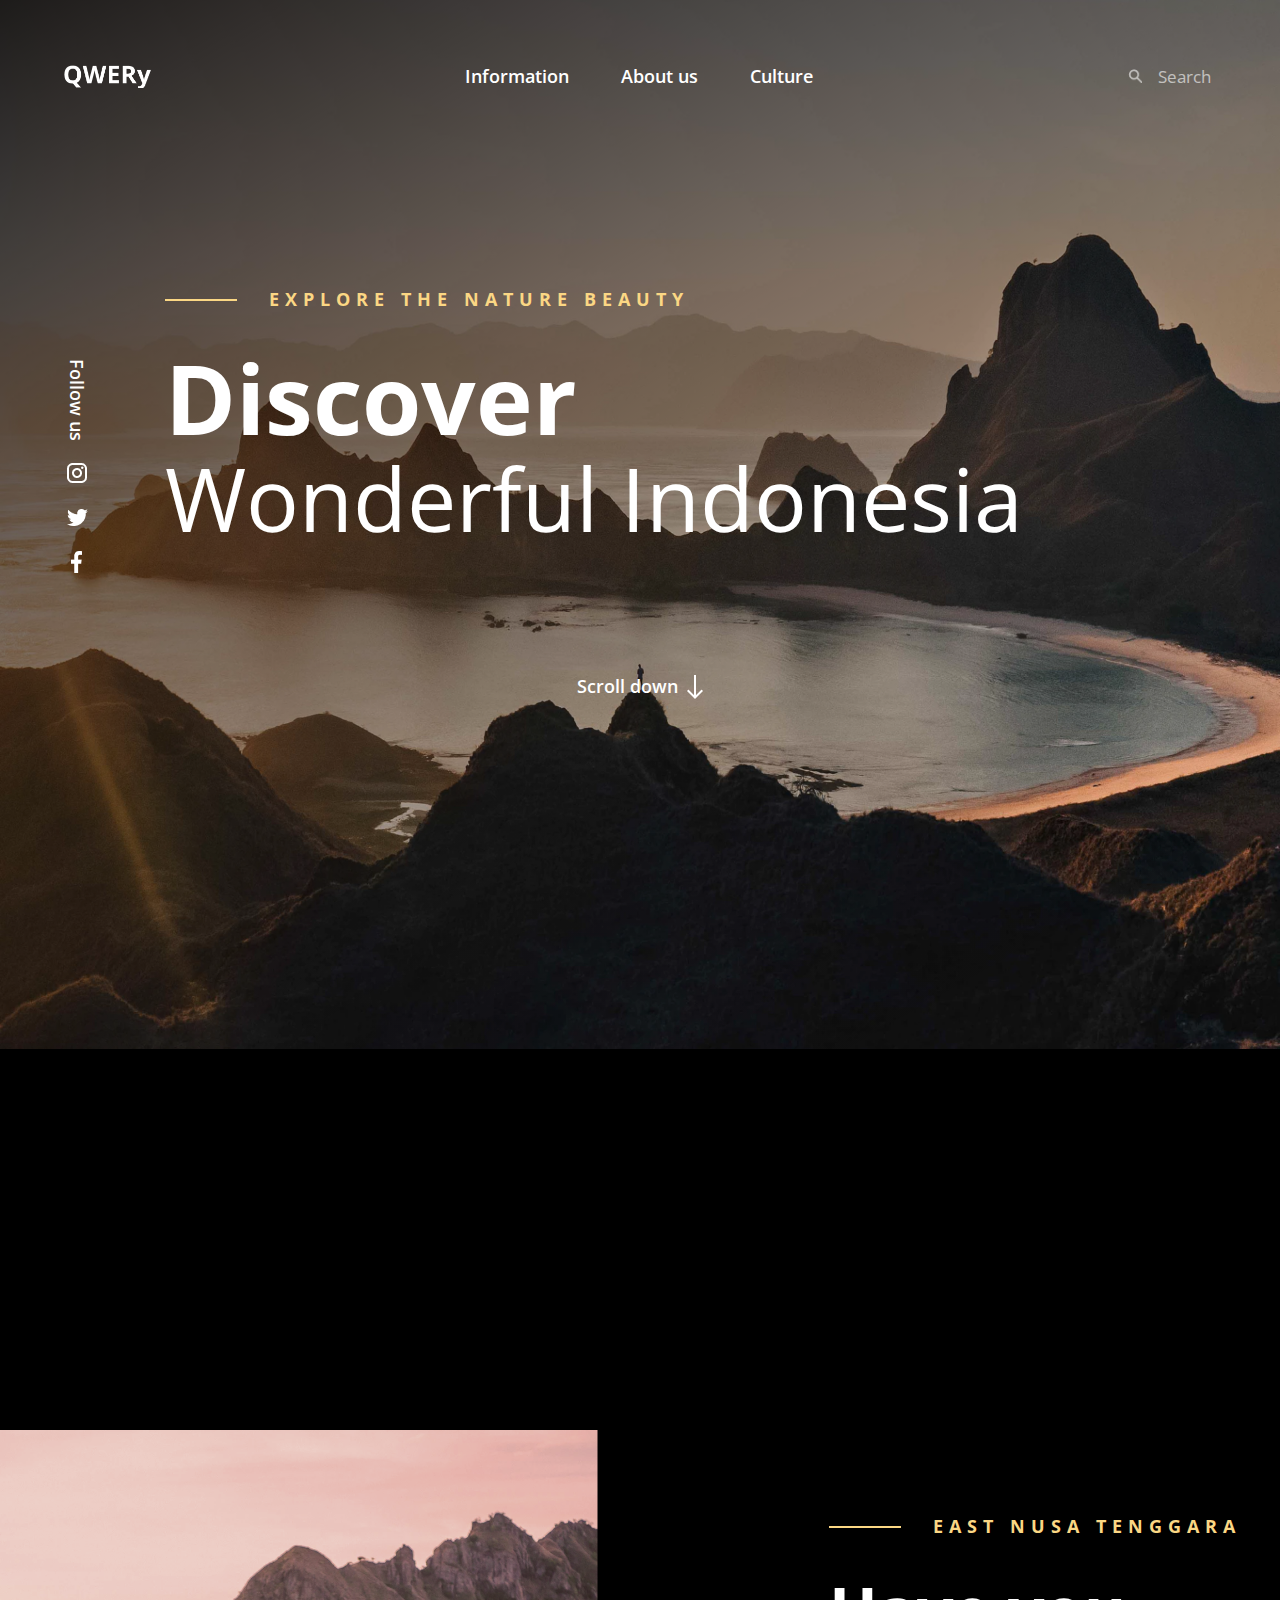
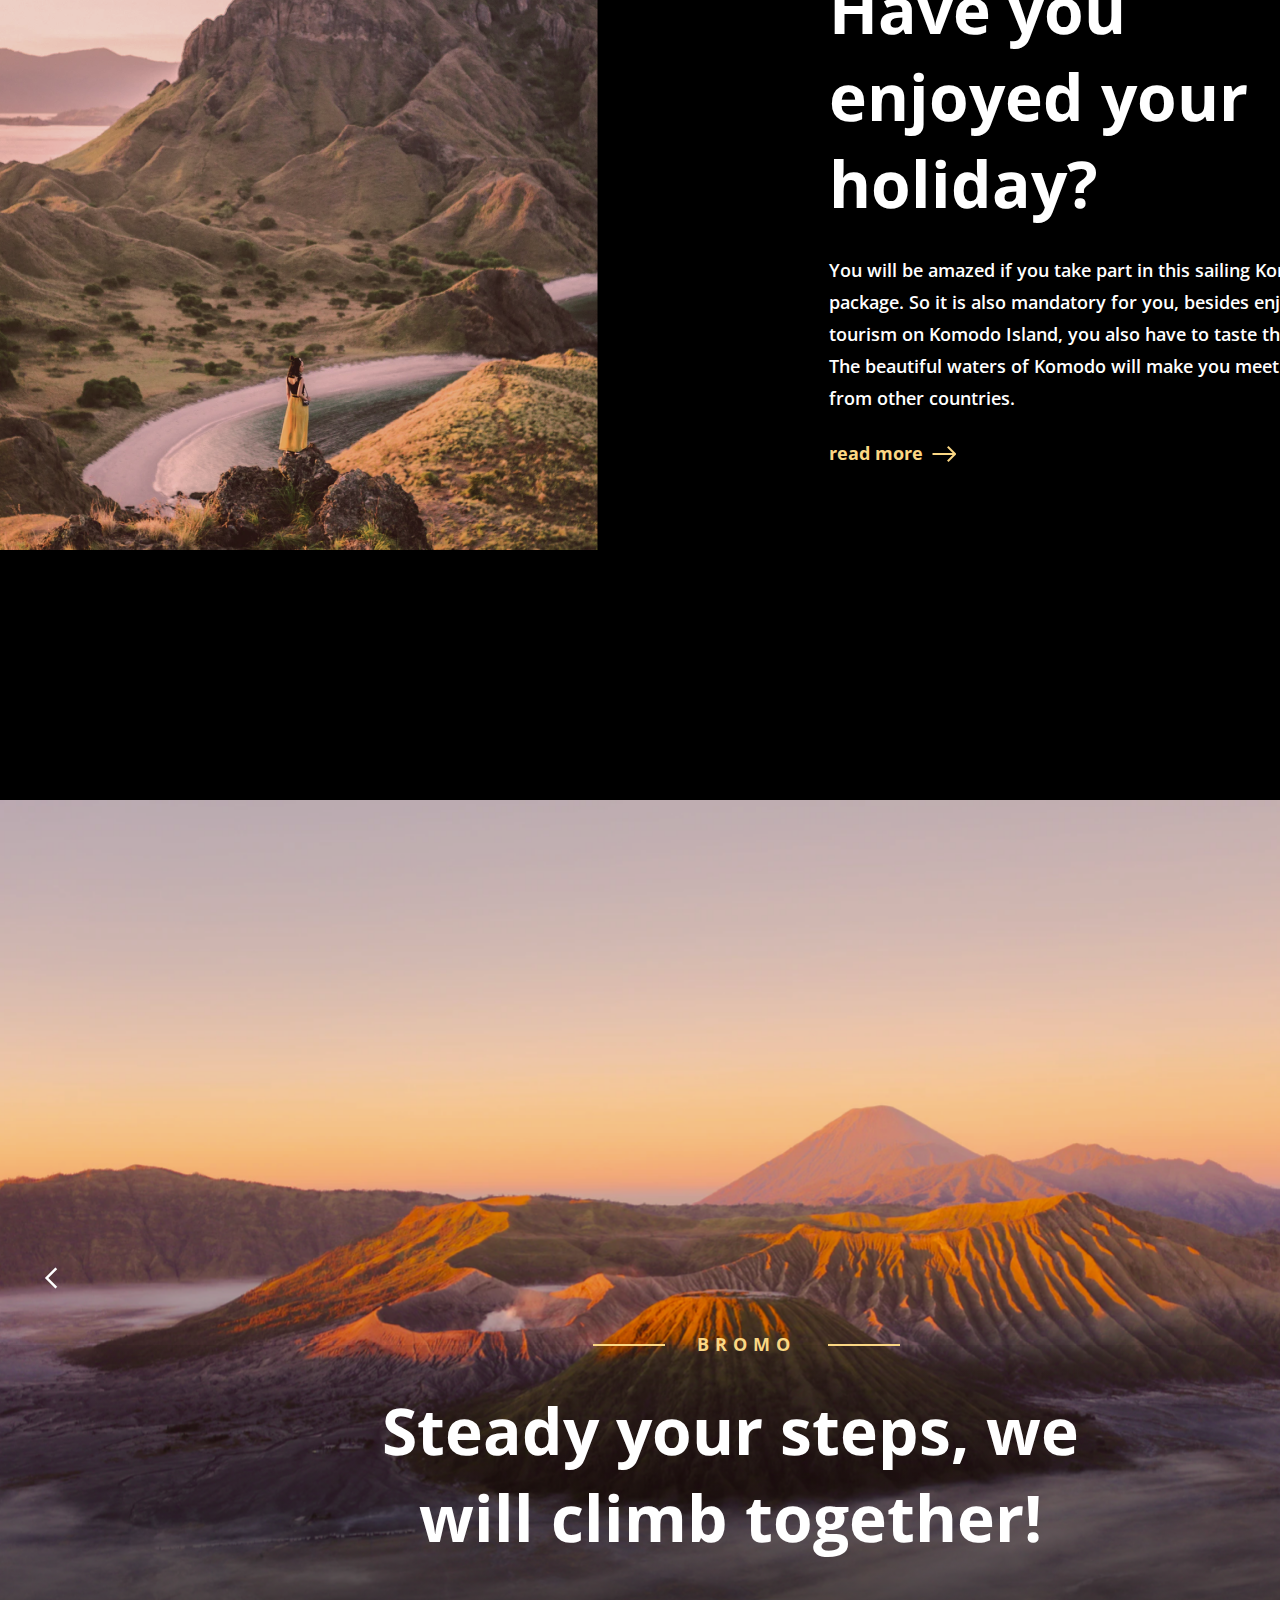
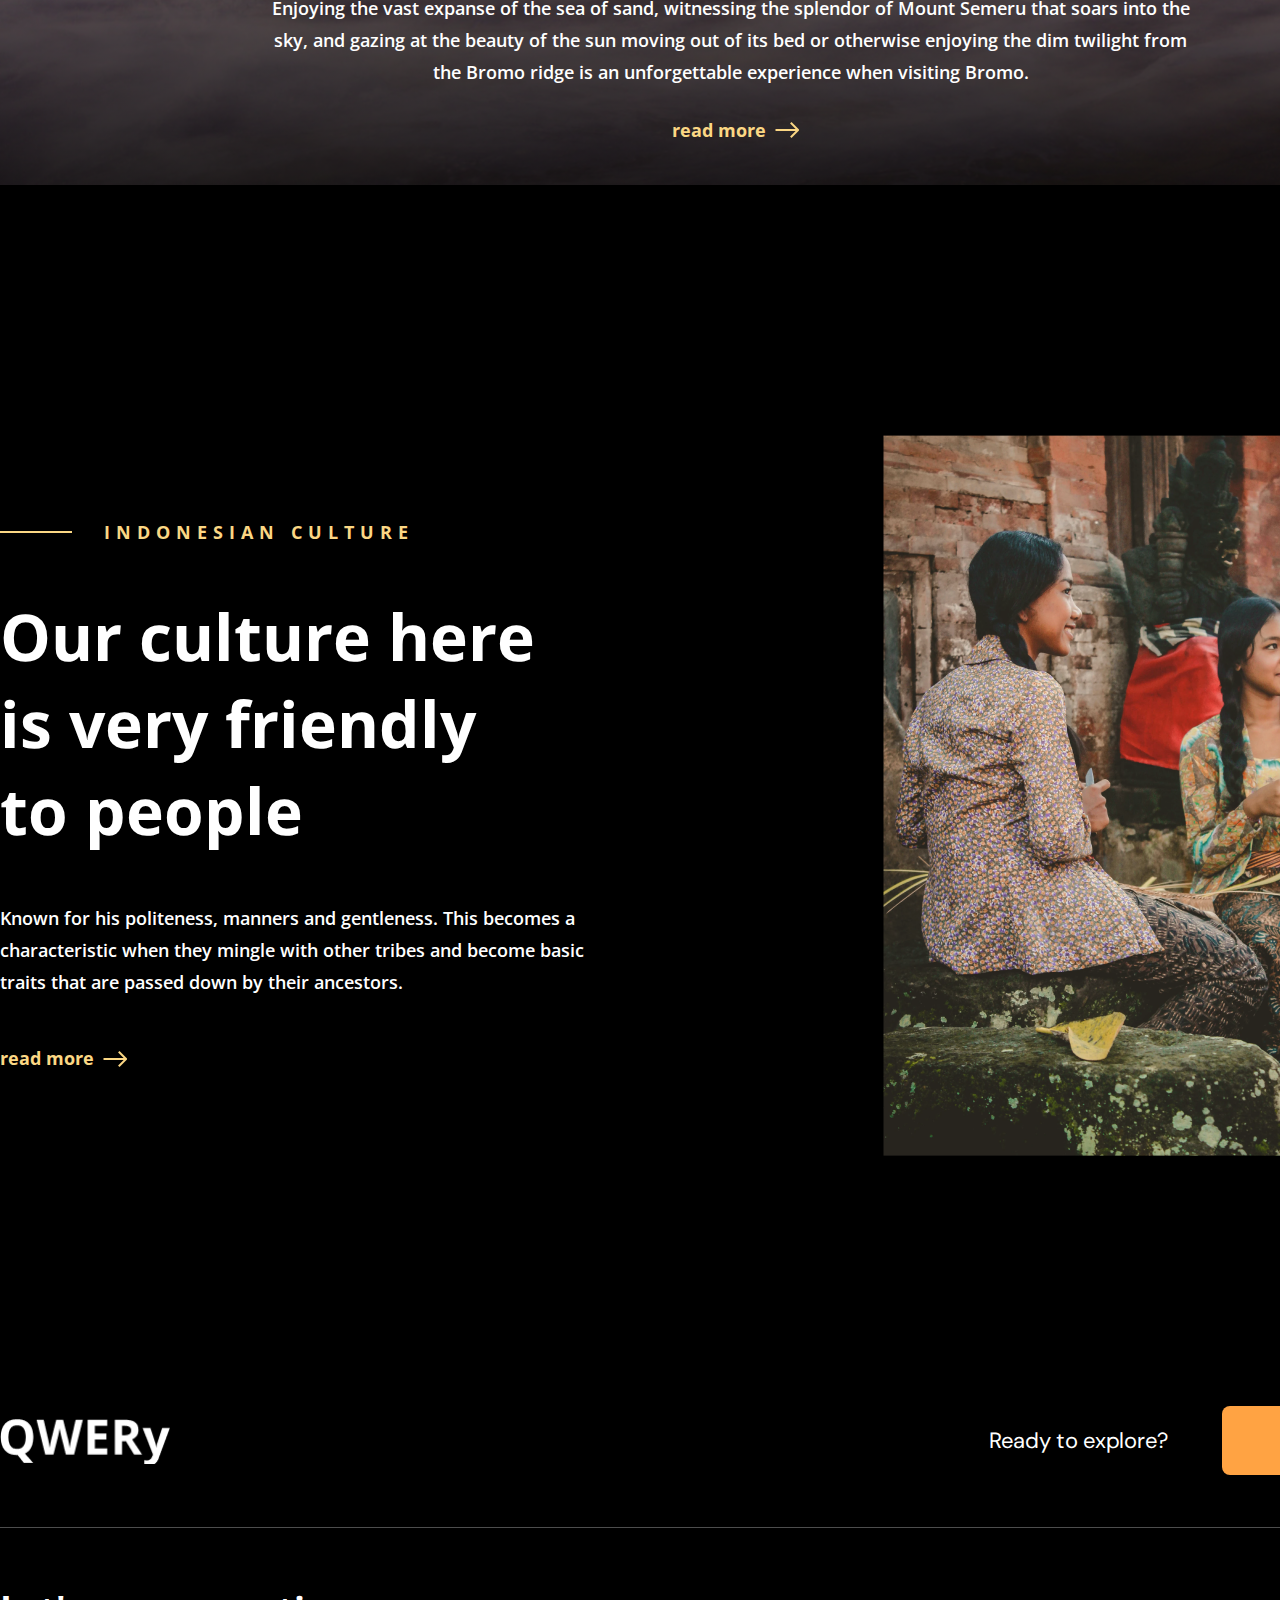
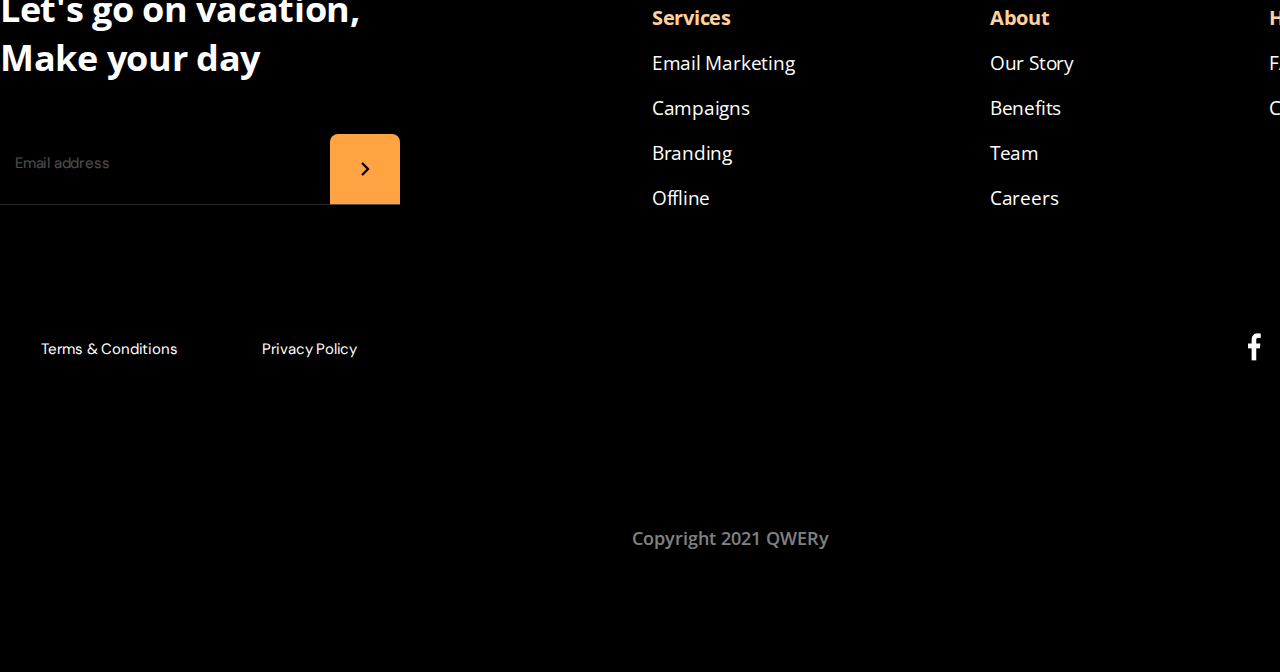
<file: 06Homework/landing02.html>
<!DOCTYPE html>
<html lang="en">
<head>
    <meta charset="UTF-8">
    <meta http-equiv="X-UA-Compatible" content="IE=edge">
    <meta name="viewport" content="width=device-width, initial-scale=1.0">
    <title>Document</title>
    <link rel="stylesheet" href="style/reset.css">
    <link rel="stylesheet" href="style/landing02.css">
    <link href="https://fonts.googleapis.com/css2?family=Open+Sans:wght@400;600;700&display=swap" rel="stylesheet">
    <link href="https://fonts.googleapis.com/css2?family=DM+Sans:wght@400;700&display=swap" rel="stylesheet">
</head>
<body>
    <div class="bg">
        <div class="gradi-bg02">
        </div>
        <div class="gradi-bg">
        </div>
    </div>
    <header>
        <div class="logo">
            <img src="img/QWERy.png" alt="#">
            </div>
        <div class="menu">
                <a href="#">Information</a>
                <a href="#">About us</a>
                <a href="#">Culture</a>
        </div>
        <div class="search">
            <form action="">
                <input type="text" placeholder= "Search" id="search">
            </form>
        </div>
    </header>
    <div class="vertical-text">
        Follow us
        <a href="#"><img src="img/instagram.png" alt="#"></a>
        <a href="#"><img src="img/twitter.png" alt="#"></a>
        <a href="#"><img src="img/Facebook.png" alt="#"></a>
    </div>
    <div class="block01">
        <div class="text">explore the Nature Beauty</div>
        <div>
            <h1>
                Discover
            </h1>
            <h2>
                Wonderful Indonesia
            </h2>
        </div>
    </div>
    <button class="scroll">
        Scroll down
    </button>
    <section class="content">
        <div class="block">
            <img src="img/image1.png" alt="#">
            <div class="block-text">
                <div class="text">
                    EAST nUSA TENGGARA
                </div>
                <h3>
                    Have you enjoyed your holiday?
                </h3>
                <p>
                    You will be amazed if you take part in this sailing Komodo island tour package. So it is also mandatory for you, besides enjoying Komodo tourism on Komodo Island, you also have to taste the marine tourism.  The beautiful waters of Komodo will make you meet many travelers from other countries.
                </p>
                <a class="more" href="#">read more
                </a>
            </div>
        </div>
        <div class="block-back">
            <div class="gradi-backg02">
            </div>
            <div class="block03">
                <div class="chevron">
                    <img src="img/chevron_big_left.png" alt="#">
                    <img src="img/chevron_big_right.png" alt="#">
                </div>
                <div class="block-text02">
                    <div class="text two">
                        Bromo
                    </div>
                    <h3 class="text02-h3">
                        Steady your steps, we will climb together!
                    </h3>
                    <p class="text02-p">
                        Enjoying the vast expanse of the sea of ​​​​sand, witnessing the splendor of Mount Semeru that soars into the sky, and gazing at the beauty of the sun moving out of its bed or otherwise enjoying the dim twilight from the Bromo ridge is an unforgettable experience when visiting Bromo.                
                    </p>
                    <a class="more" href="#">read more
                    </a>
                </div>  
            </div>
        </div>
        <div class="block">
            <div class="block-text">
                <div class="text">
                    INDONESIAN CULTURE
                </div>
                <h3>
                    Our culture here is very friendly to people
                </h3>
                <p>
                    Known for his politeness, manners and gentleness. This becomes a characteristic when they mingle with other tribes and become basic traits that are passed down by their ancestors.                
                </p>
                <a class="more" href="#">read more
                </a>
            </div>
            <img src="img/image2.png" alt="#">
        </div>
        <footer>
            <div class="top">
                <div class="logo big">
                    <img src="img/QWERy.png" alt="#">
                </div>
                <span>
                    <div class="pre-orange">
                        Ready to explore?
                    </div> 
                    <button class="orange">
                        Get started
                    </button>
                </span>
            </div>
            <div class="divider">
            </div>
            <div class="footer-text">
                <form class="footer" action="">
                    <h4>
                        Let's go on vacation, Make your day
                    </h4>
                    <div class="address">
                        <input type="email" placeholder="Email address" id="email">
                        <input type="submit" value="" id="send-email">
                    </div>
                </form>
                <div class="ul-menu">
                    <ul>
                        <h5>
                            Services
                        </h5>
                        <li>
                            Email Marketing
                        </li>
                        <li>
                            Campaigns
                        </li>
                        <li>
                            Branding
                        </li>
                        <li>
                            Offline
                        </li>
                    </ul>
                    <ul>
                        <h5>
                            About
                        </h5>
                        <li>
                            Our Story
                        </li>
                        <li>
                            Benefits
                        </li>
                        <li>
                            Team
                        </li>
                        <li>
                            Careers
                        </li>
                    </ul>
                    <ul>
                        <h5>
                            Help
                        </h5>
                        <li>
                            FAQs
                        </li>
                        <li>
                            Contact Us
                        </li>
                    </ul>
                </div>
            </div>
            <div class="terms">
                <div class="privacy">
                    <span>Terms & Conditions</span>
                    <span>Privacy Policy</span>
                </div>
                <div class="socials">
                    <a href="#"><img src="img/001-facebook.png" alt="#"></a>
                    <a href="#"><img src="img/003-twitter.png" alt="#"></a>
                    <a href="#"><img src="img/004-instagram.png" alt="#"></a>
                </div>
            </div>
            <p>
                Copyright 2021 QWERy
            </p>
        </footer> 
        </div>
    </section> 
</body>
</html>
</file>
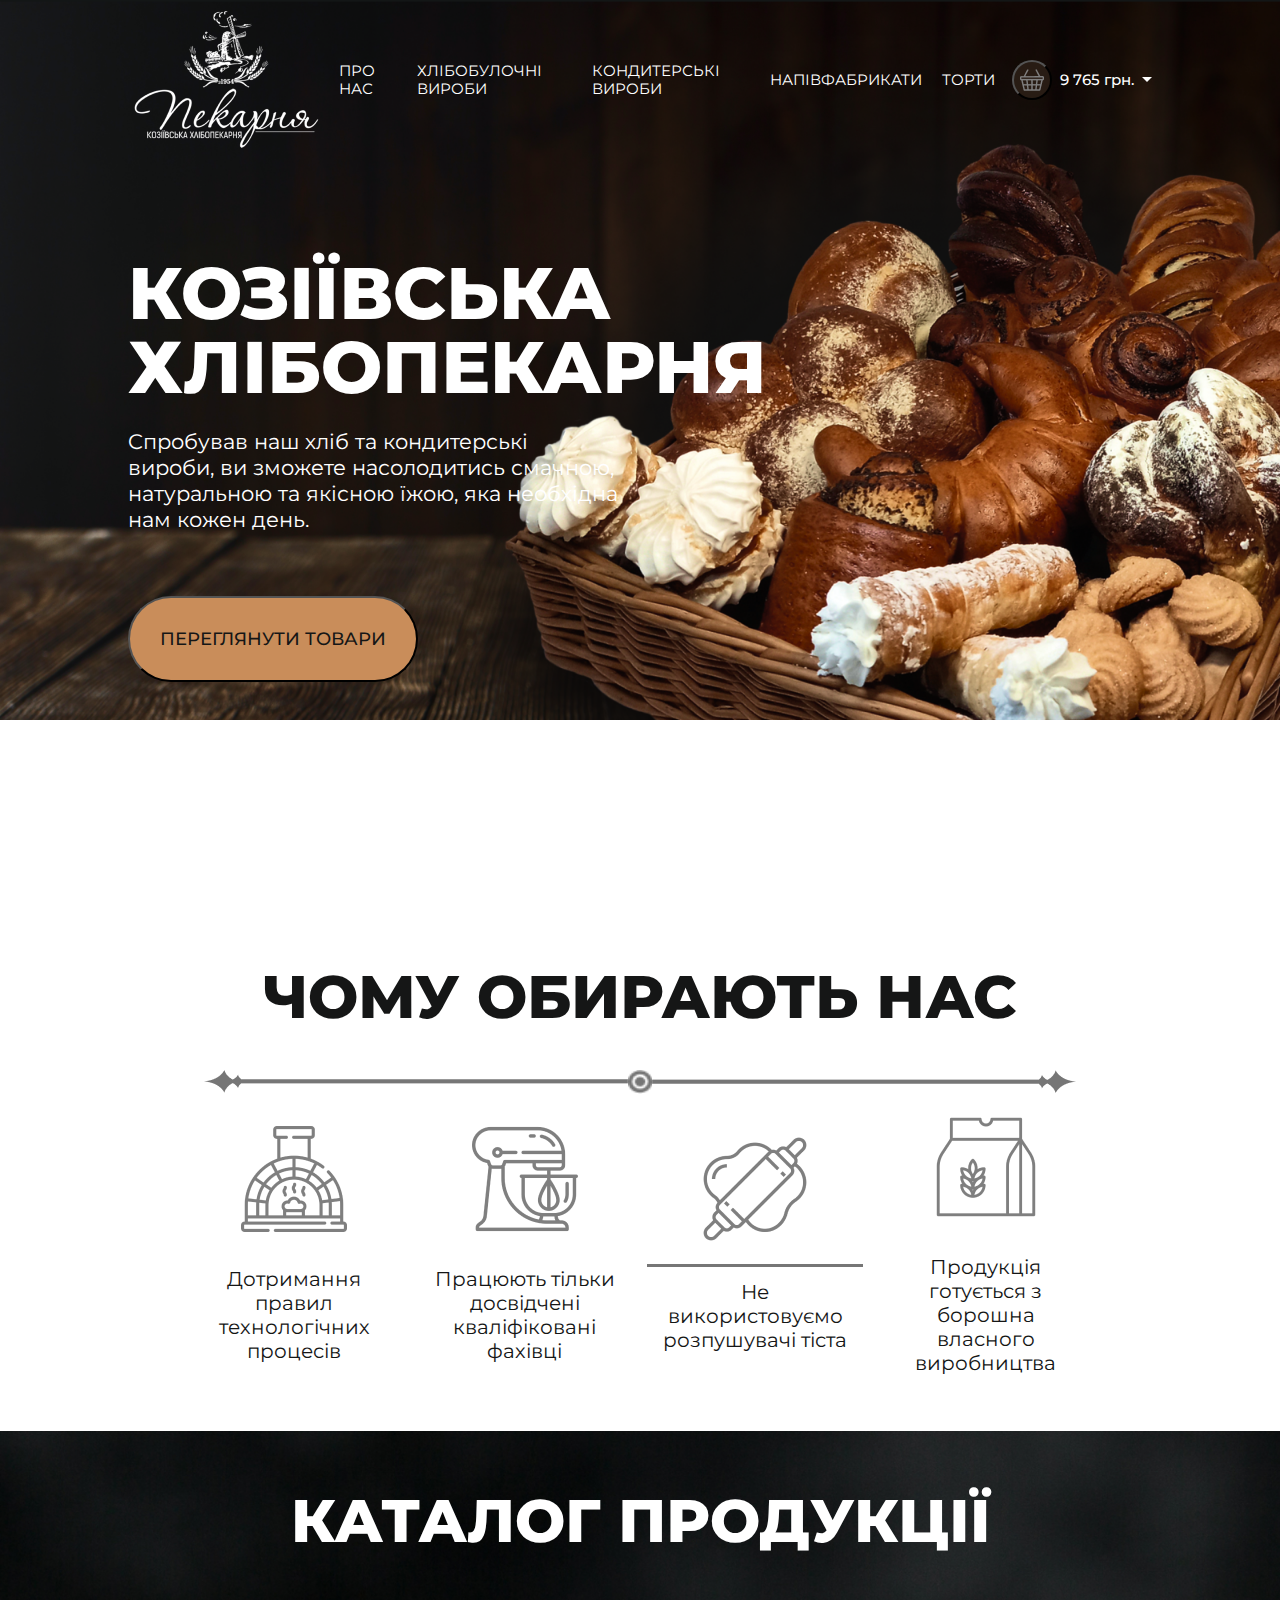
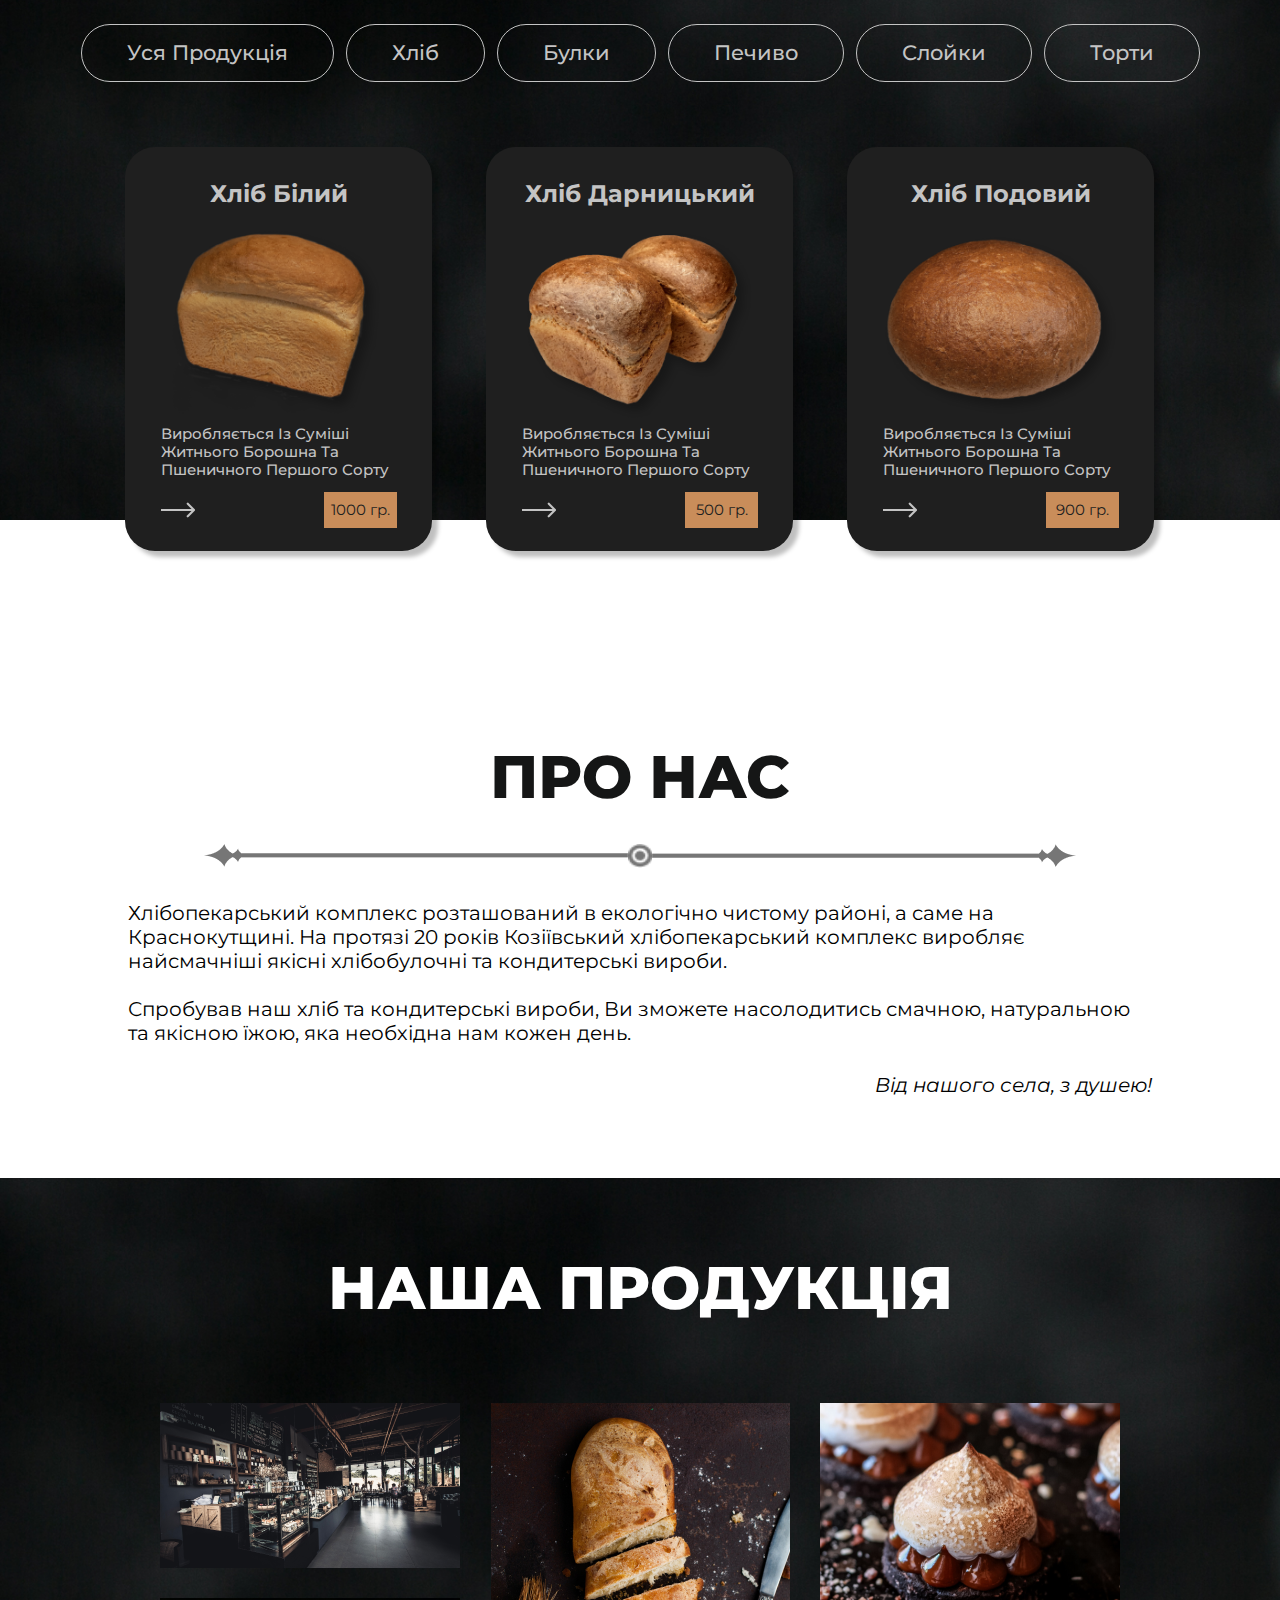
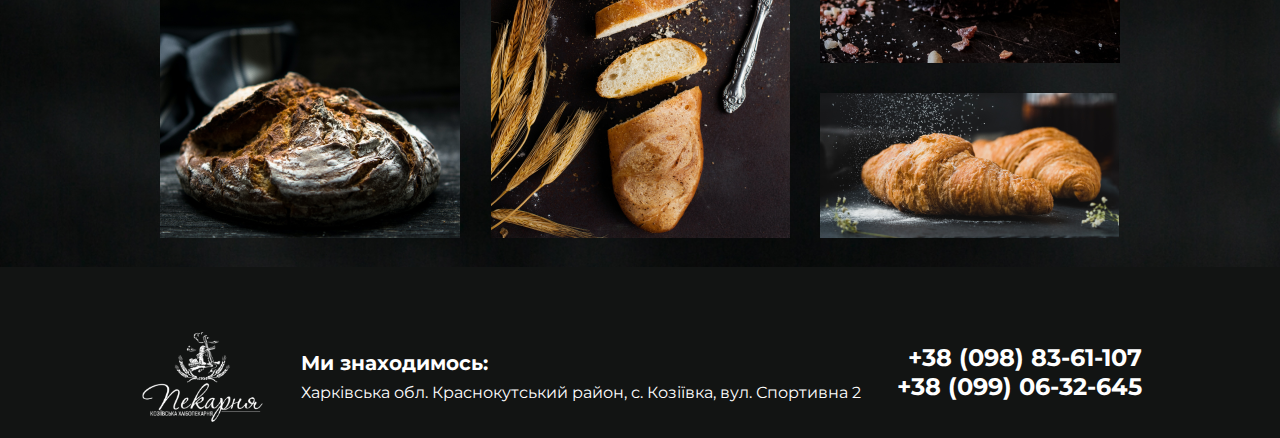
<file: 07Homework/landing03.html>
<!DOCTYPE html>
<html lang="en">
<head>
    <meta charset="UTF-8">
    <meta http-equiv="X-UA-Compatible" content="IE=edge">
    <meta name="viewport" content="width=device-width, initial-scale=1.0">
    <title>Document</title>
    <link rel="stylesheet" href="style/reset.css">
    <link rel="stylesheet" href="style/landing03.css">
    <link href="https://fonts.googleapis.com/css2?family=Montserrat:ital,wght@0,400;0,500;0,700;0,800;1,400&display=swap" rel="stylesheet">
</head>
<body>
    <section class="block-backg">
        <section>
            <header>
                <div>
                    <img src="img/logo.png" alt="#">
                </div>
                <div>
                    <a href="#">Про нас</a>
                    <a href="#">ХЛІБОБУЛОЧНІ ВИРОБИ</a>
                    <a href="#">КОНДИТЕРСЬКІ ВИРОБИ</a>
                    <a href="#">НАПІВФАБРИКАТИ</a>
                    <a href="#">ТОРТИ</a>
                </div>
                <div>
                    <button class="basket">
                    </button>
                    <p>
                    9 765 грн.   
                    </p>
                    <div class="rectangle">
                    </div>
                </div>
            </header>
            <div class="text-block01">
                <h1>
                    КОЗІЇВСЬКА ХЛІБОПЕКАРНЯ
                </h1>
                <p class="descrip">
                   Cпробував наш хліб та кондитерські вироби, ви зможете насолодитись смачною, натуральною та якісною їжою, яка необхідна нам кожен день. 
                </p>
            </div>
            <button class="look-items">
                ПЕРЕГЛЯНУТИ ТОВАРИ
            </button>
        </section>
    </section>
    <section>
        <h2>
            Чому обирають нас
        </h2>
        <div class="divider">
            <img src="img/circle.png" alt="">
        </div>
        <div class="why-us">
            <div class="why-card">
                <img src="img/oven.png" alt="">
                <div></div>
                <p>
                    Дотримання правил технологічних процесів
                </p>
            </div>
            <div class="why-card">
                <img src="img/electric-mixer.png" alt="">
                <div></div>
                <p>
                    Працюють тільки досвідчені кваліфіковані фахівці
                </p>
            </div>
            <div class="why-card">
                <img src="img/roller.png" alt="">
                <div></div>
                <p>
                    Не використовуємо розпушувачі тіста
                </p>
            </div>
            <div class="why-card">
                <img src="img/wheat-sack.png" alt="">
                <div></div>
                <p>
                    Продукція готується з борошна власного виробництва 
                </p>
            </div>
        </div>
    </section>
    <section class="block-backg02 flex">
            <h2>
                КАТАЛОГ ПРОДУКЦІЇ
            </h2>
            <div class="items">
                <button class="item">
                    Уся Продукція
                </button>
                <button class="item">
                    Хліб
                </button>
                <button class="item">
                    Булки
                </button>
                <button class="item">
                    Печиво
                </button>
                <button class="item">
                    Слойки
                </button>
                <button class="item">
                    Торти
                </button>
            </div>
            <div class="cards">
                <div class="card">
                    <h3>
                        хліб білий
                    </h3>
                    <img class="bread" src="img/bread01.png" alt="">
                    <p>
                        Виробляється Із суміші Житнього борошна та пшеничного першого сорту
                    </p>
                    <div class="card-bottom">
                        <img src="img/Arrow.png" alt="#">
                        <div class="gram">
                            1000 гр.
                        </div>
                    </div>
                
                </div>
                <div class="card">
                    <h3>
                        Хліб Дарницький
                    </h3>
                    <img class="bread" src="img/bread02.png" alt="">
                    <p>
                        Виробляється Із суміші Житнього борошна та пшеничного першого сорту
                    </p>
                    <div class="card-bottom">
                        <img src="img/Arrow.png" alt="#">
                        <div class="gram">
                            500 гр.
                        </div>
                    </div>

                </div>
                <div class="card">
                    <h3>
                        Хліб Подовий
                    </h3>
                    <img class="bread" src="img/bread03.png" alt="">
                    <p>
                        Виробляється Із суміші Житнього борошна та пшеничного першого сорту
                    </p>
                    <div class="card-bottom">
                        <img src="img/Arrow.png" alt="#">
                        <div class="gram">
                            900 гр.
                        </div>
                    </div>
                </div>
            </div>
    </section>
    <section>
        <h2>
            ПРО нас
        </h2>
        <div class="divider other">
            <img src="img/circle.png" alt="">
        </div>
        <p class="about-us">
            Хлібопекарський комплекс розташований в екологічно чистому районі, а саме на Краснокутщині. На протязі 20 років Козіївський хлібопекарський комплекс виробляє найсмачніші якісні хлібобулочні та кондитерські вироби.
            <br> <br> Спробував наш хліб та кондитерські вироби, Ви зможете насолодитись смачною, натуральною та якісною їжою, яка необхідна нам кожен день. 
        </p>
        <p class="from-us">
            Від нашого села, з душею!
        </p>
    </section>
    <section class="block-backg02 last">
        <h2>
            НАША ПРОДУКЦІЯ
        </h2>
        <div class="pictures">
            <div>
                <img src="img/pic01.png" alt="#">
                <img src="img/pic02.png" alt="#">
            </div>
            <img src="img/pic03.png" alt="#">
            <div>
                <img src="img/pic04.png" alt="#">
                <img src="img/pic05.png" alt="#">
            </div>
        </div>
        <footer>
            <section>
                <img src="img/logo.png" alt="#">
                <div>
                    <h4>
                        Ми знаходимось:
                    </h4>
                    <p>
                        Харківська обл. Краснокутський район, с. Козіївка, вул. Спортивна 2
                    </p>
                </div>
                <h3>
                    +38 (098) 83-61-107 
                    <br>
                    +38 (099) 06-32-645
                </h3>
            </section>
        </footer>
    </section>
</body>
</html>
</file>
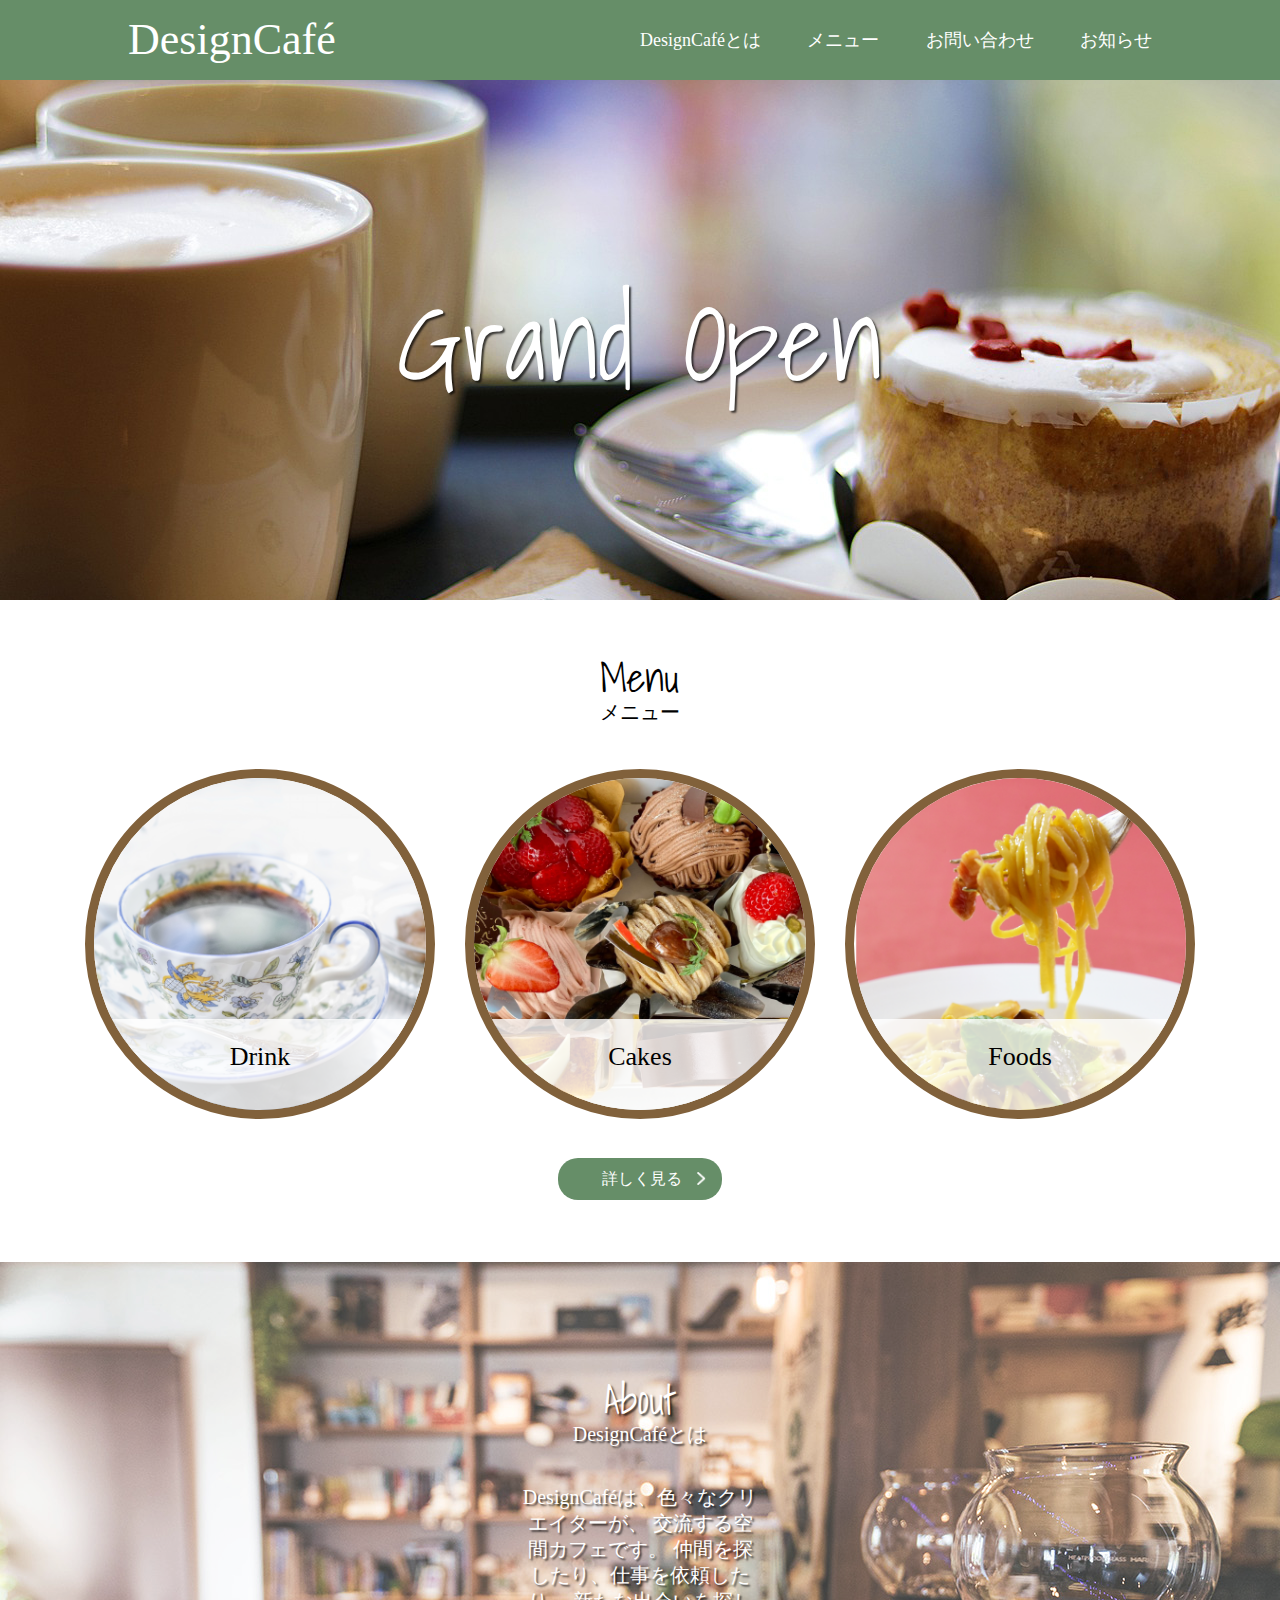
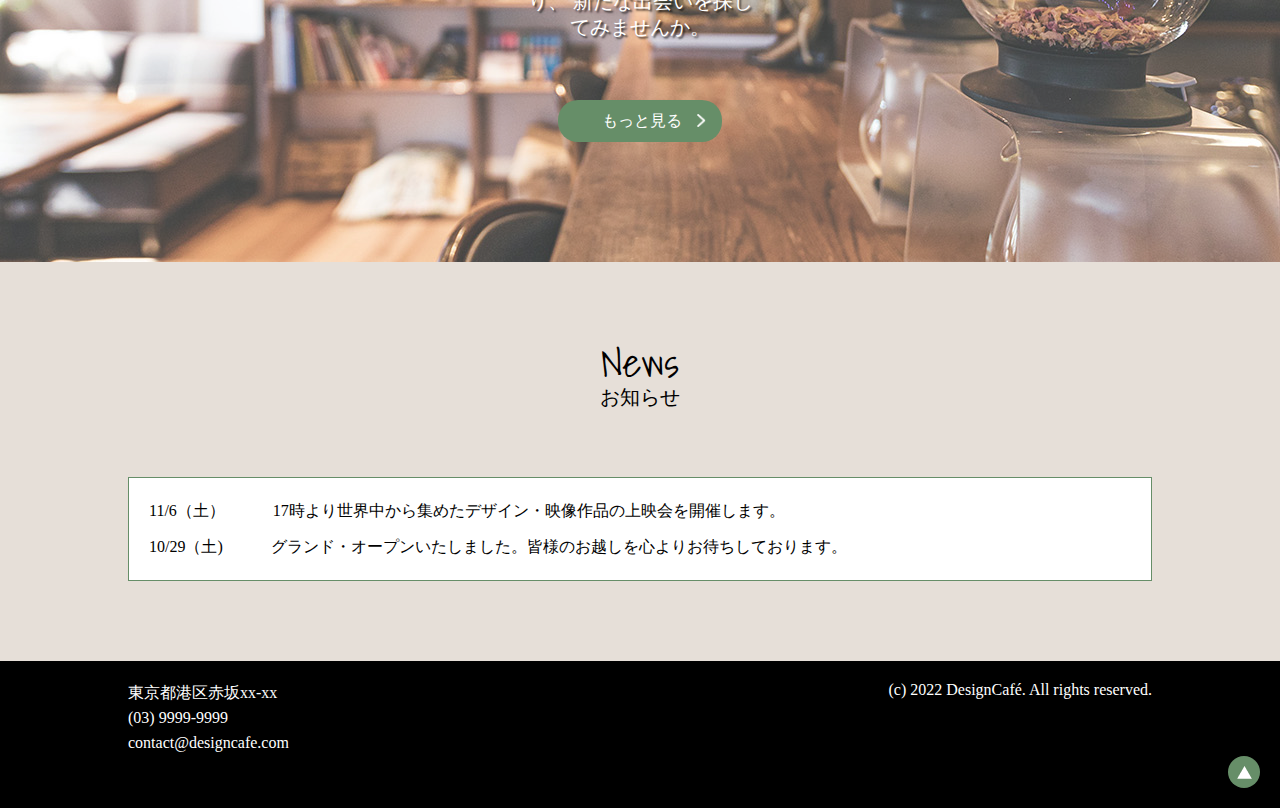
<file: 08Homework/landing08.html>
<!DOCTYPE html>
<html lang="en">
<head>
    <meta charset="UTF-8">
    <meta http-equiv="X-UA-Compatible" content="IE=edge">
    <meta name="viewport" content="width=device-width, initial-scale=1.0">
    <title>Document</title>
    <link rel="stylesheet" href="style/reset.css">
    <link rel="stylesheet" href="style/landing08.css">
    <link href="https://fonts.googleapis.com/css2?family=Shadows+Into+Light&display=swap" rel="stylesheet">
    <link rel="stylesheet" href="https://cdnjs.cloudflare.com/ajax/libs/font-awesome/6.2.1/css/all.min.css" integrity="sha512-MV7K8+y+gLIBoVD59lQIYicR65iaqukzvf/nwasF0nqhPay5w/9lJmVM2hMDcnK1OnMGCdVK+iQrJ7lzPJQd1w==" crossorigin="anonymous" referrerpolicy="no-referrer" />
</head>
<body>
    <header>
        <div class="head wrapper flex">
            <div class="logo">
                DesignCafé
            </div>
            <ul class="menu flex">
                <li>
                    <a href="#">
                        DesignCaféとは
                    </a>
                </li>
                <li>
                    <a href="#">
                        メニュー
                    </a>
                </li>
                <li>
                    <a href="#">
                        お問い合わせ
                    </a>
                </li>
                <li>
                    <a href="#">
                        お知らせ
                    </a>
                </li>
            </ul>
            <button class="mobile-menu">
                <i class="fa-solid fa-bars"></i>
                <i class="fa-solid fa-xmark"></i>
            </button>
        </div>
    </header>
    <section class="backgr flex">
        <h1>Grand Open</h1>
    </section>
    <section class="center flex">
        <h2>
            Menu
        </h2>
        <h3>
            メニュー
        </h3>
        <div class="round-items flex">
            <div class="round-item flex">
                <a href="">Drink</a>
                <img src="img/drinks.png" alt="#">
            </div>
            <div class="round-item flex">
                <a href="">Cakes</a>
                <img src="img/cakes.png" alt="#">
            </div>
            <div class="round-item flex">
                <a href="">Foods</a>
                <img src="img/foods.png" alt="#">
            </div>
        </div>
        <button class="main flex">詳しく見る</button>
    </section>
    <section class="backgr02 flex">
        <h2>
            About
        </h2>
        <h3>
            DesignCaféとは
        </h3>
        <p>
            DesignCaféは、色々なクリエイターが、
            交流する空間カフェです。
            仲間を探したり、仕事を依頼したり、
            新たな出会いを探してみませんか。 
        </p>
        <button class="main flex">もっと見る</button>
    </section>
    <section class="beige flex">
        <h2>
            News
        </h2>
        <h3>
            お知らせ
        </h3>
        <div class="block wrapper flex">
            <div class="flex">
                <span>
                    11/6（土）
                </span>
                <span>
                    17時より世界中から集めたデザイン・映像作品の上映会を開催します。
                </span> 
            </div>
            <div class="flex">
                <span>
                    10/29（土)
                </span>
                <span>
                    グランド・オープンいたしました。皆様のお越しを心よりお待ちしております。
                </span>
            </div>
        </div>
    </section>
    <footer class="flex">
        <div class="wrapper flex">
            <p>
                東京都港区赤坂xx-xx <br>
                (03) 9999-9999 <br>
                contact@designcafe.com <br>
            </p>
            <p>
                (c) 2022 DesignCafé. All rights reserved.
            </p>
        </div>
        <button>
        </button>
    </footer>
</body>
</html>
</file>
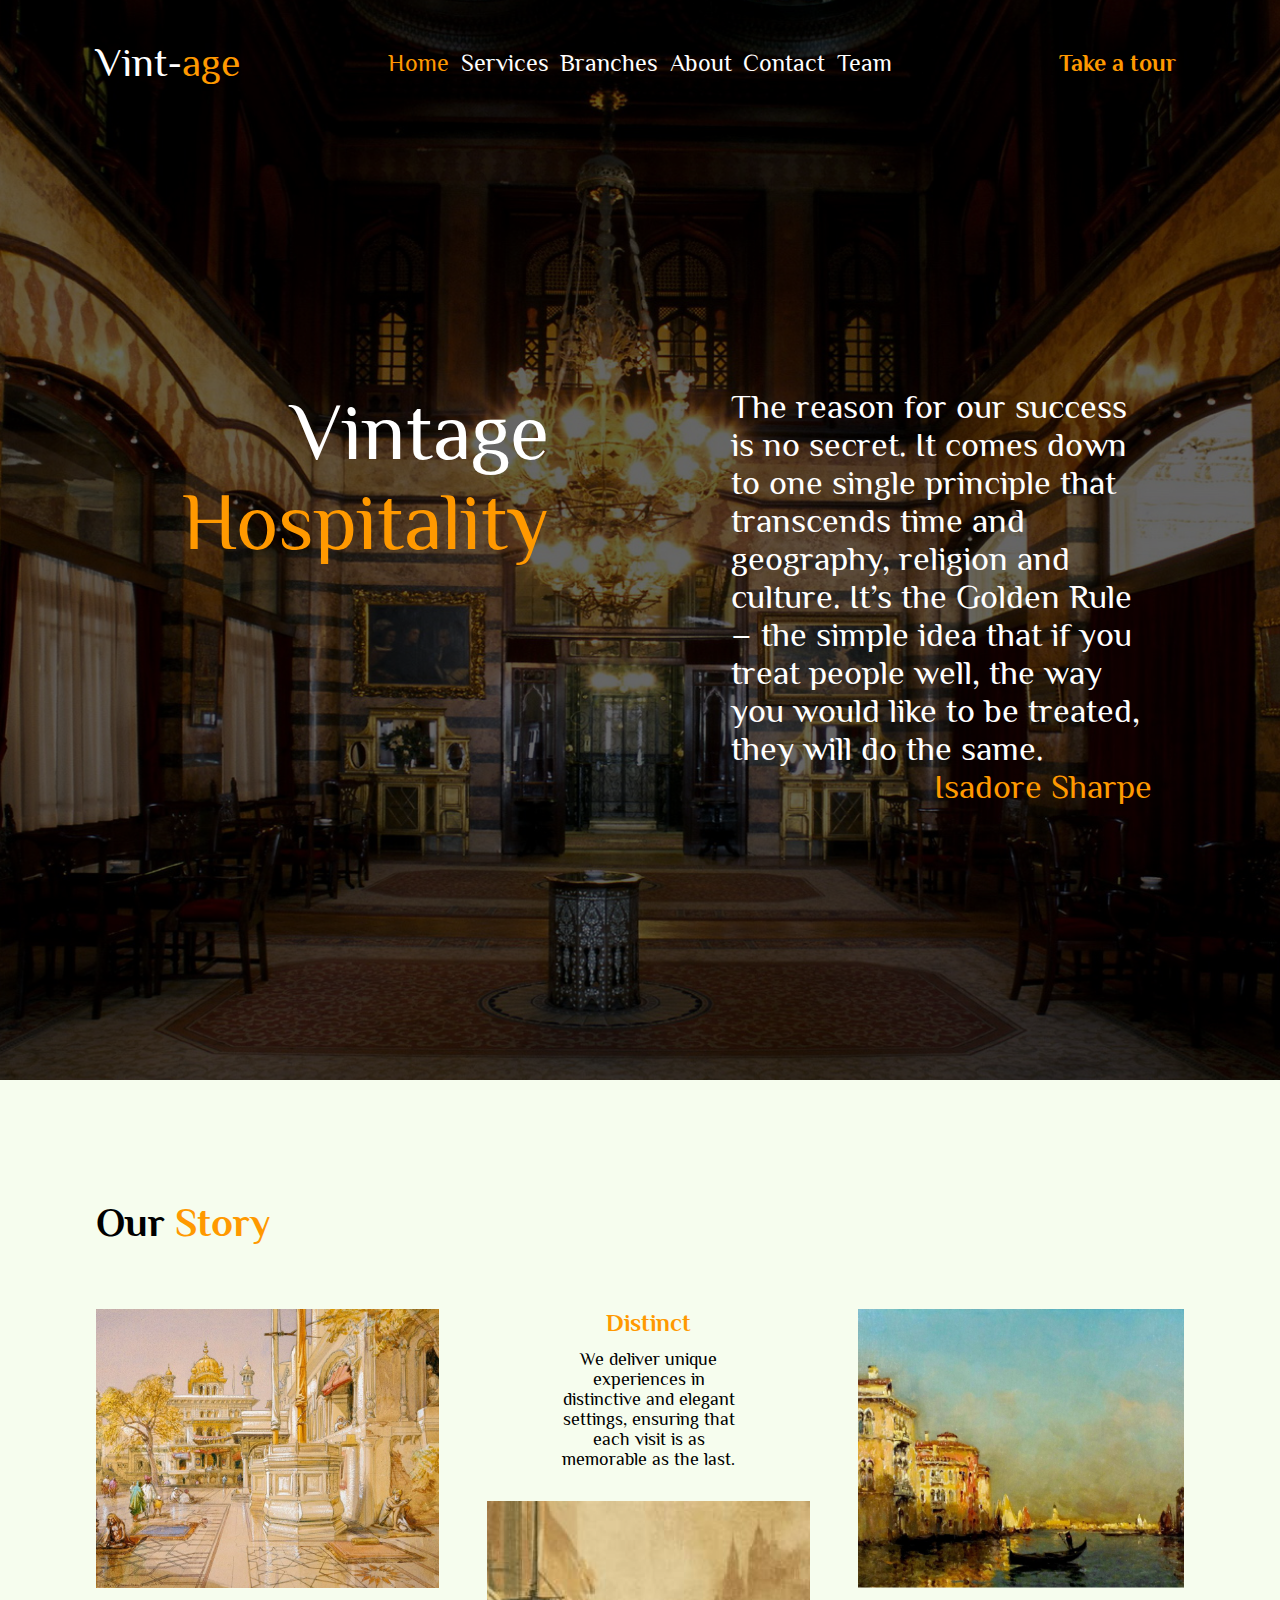
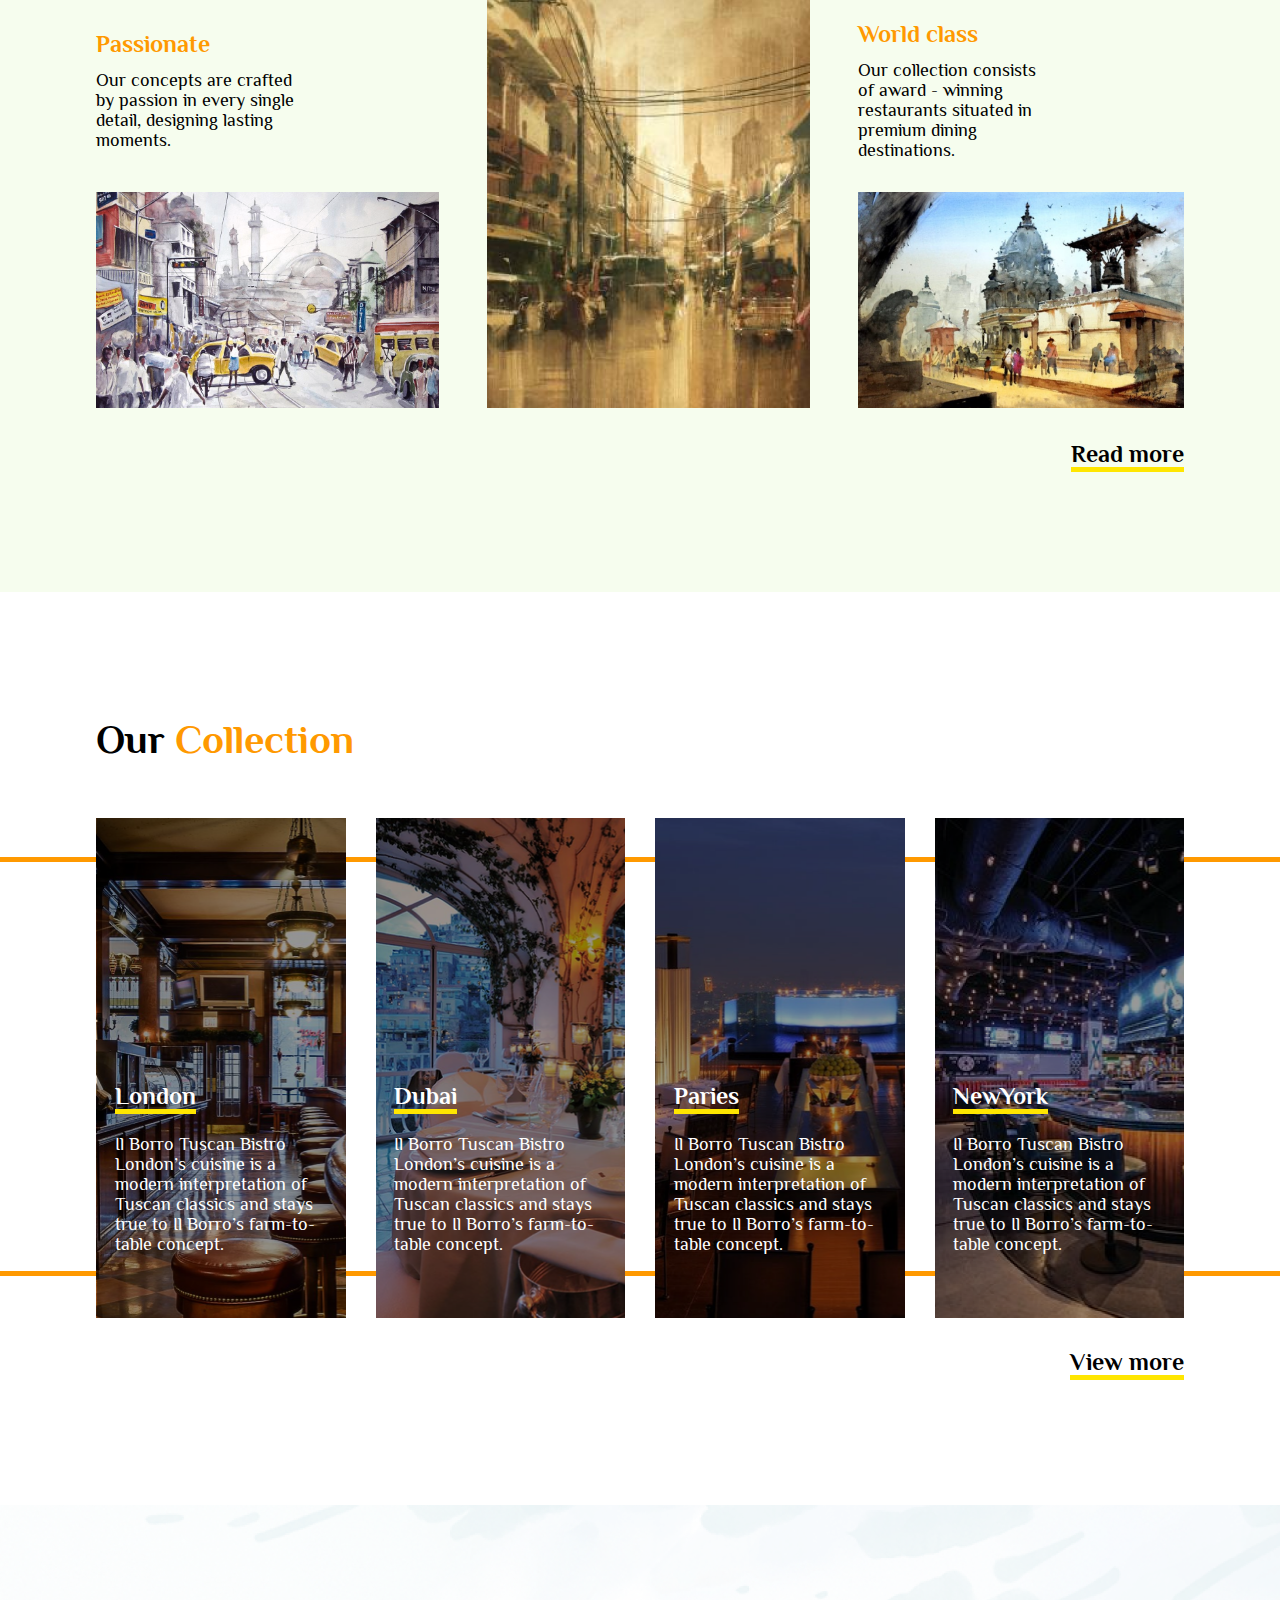
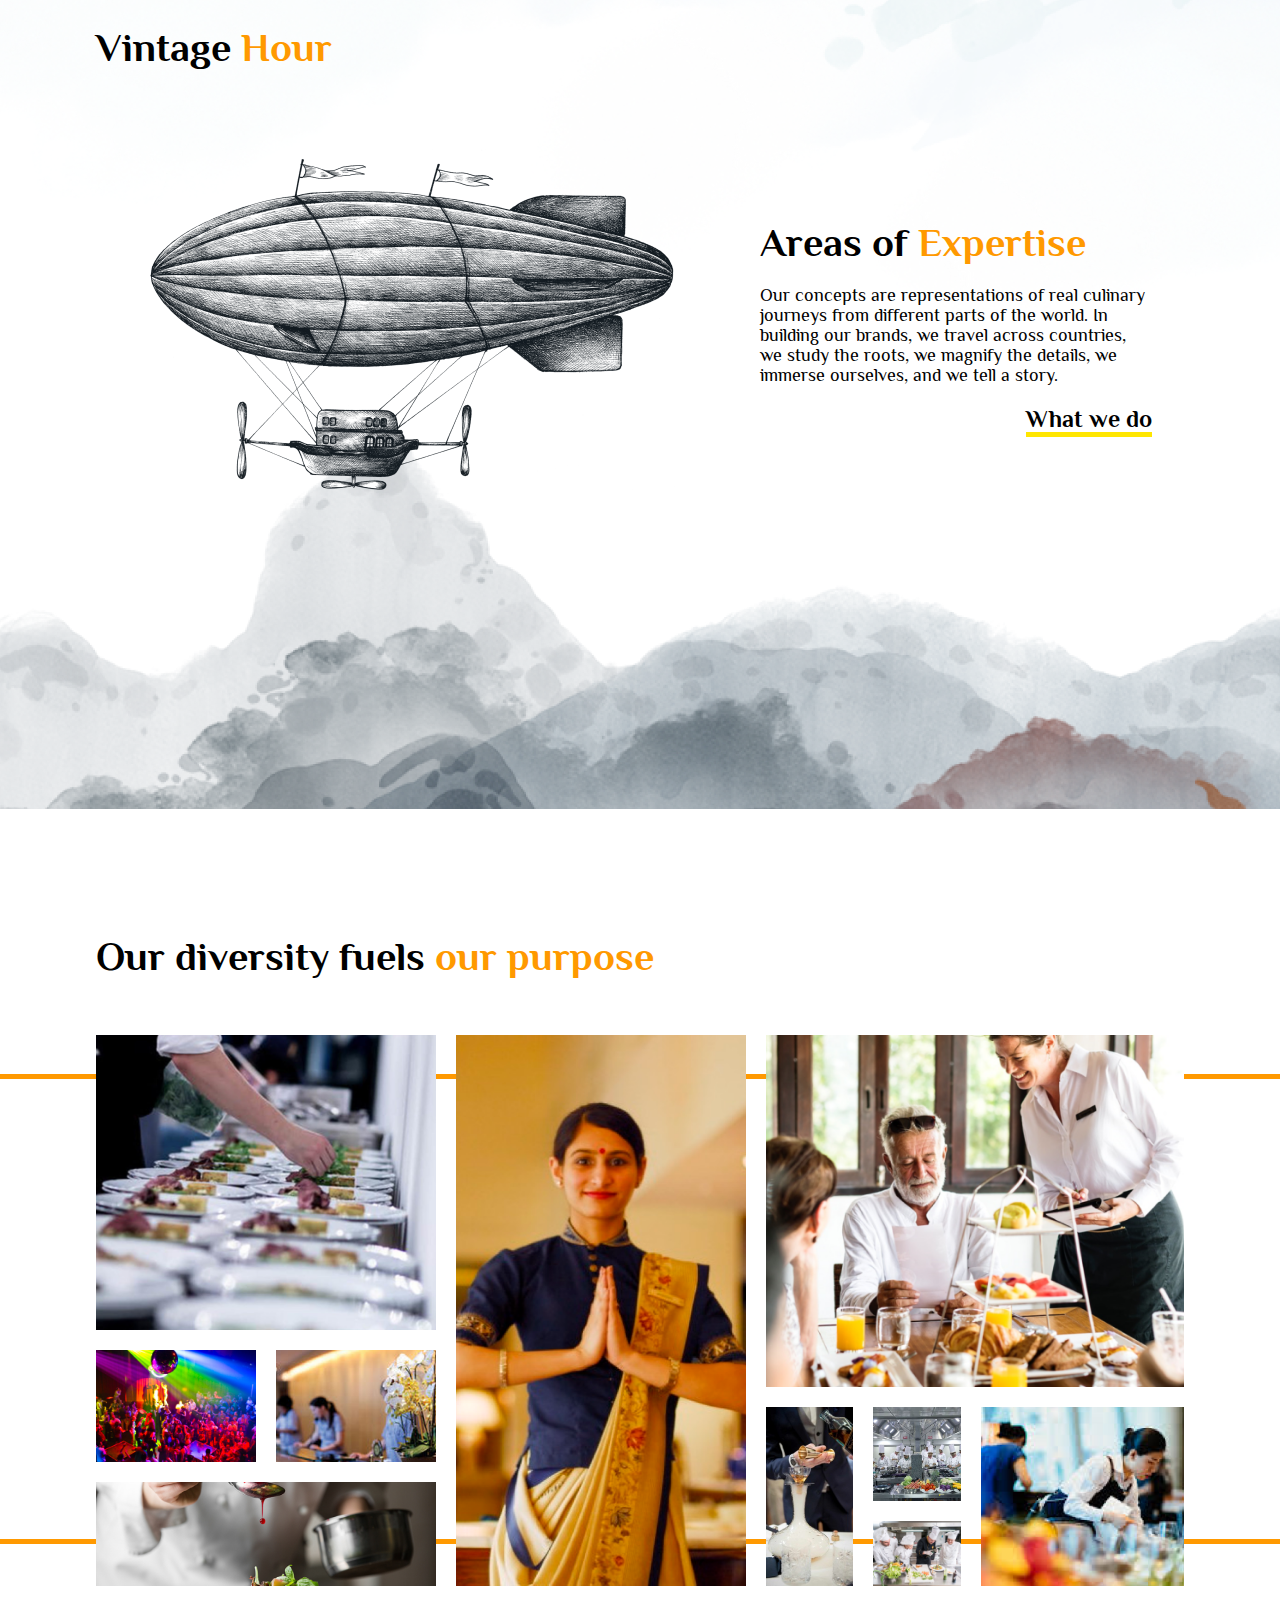
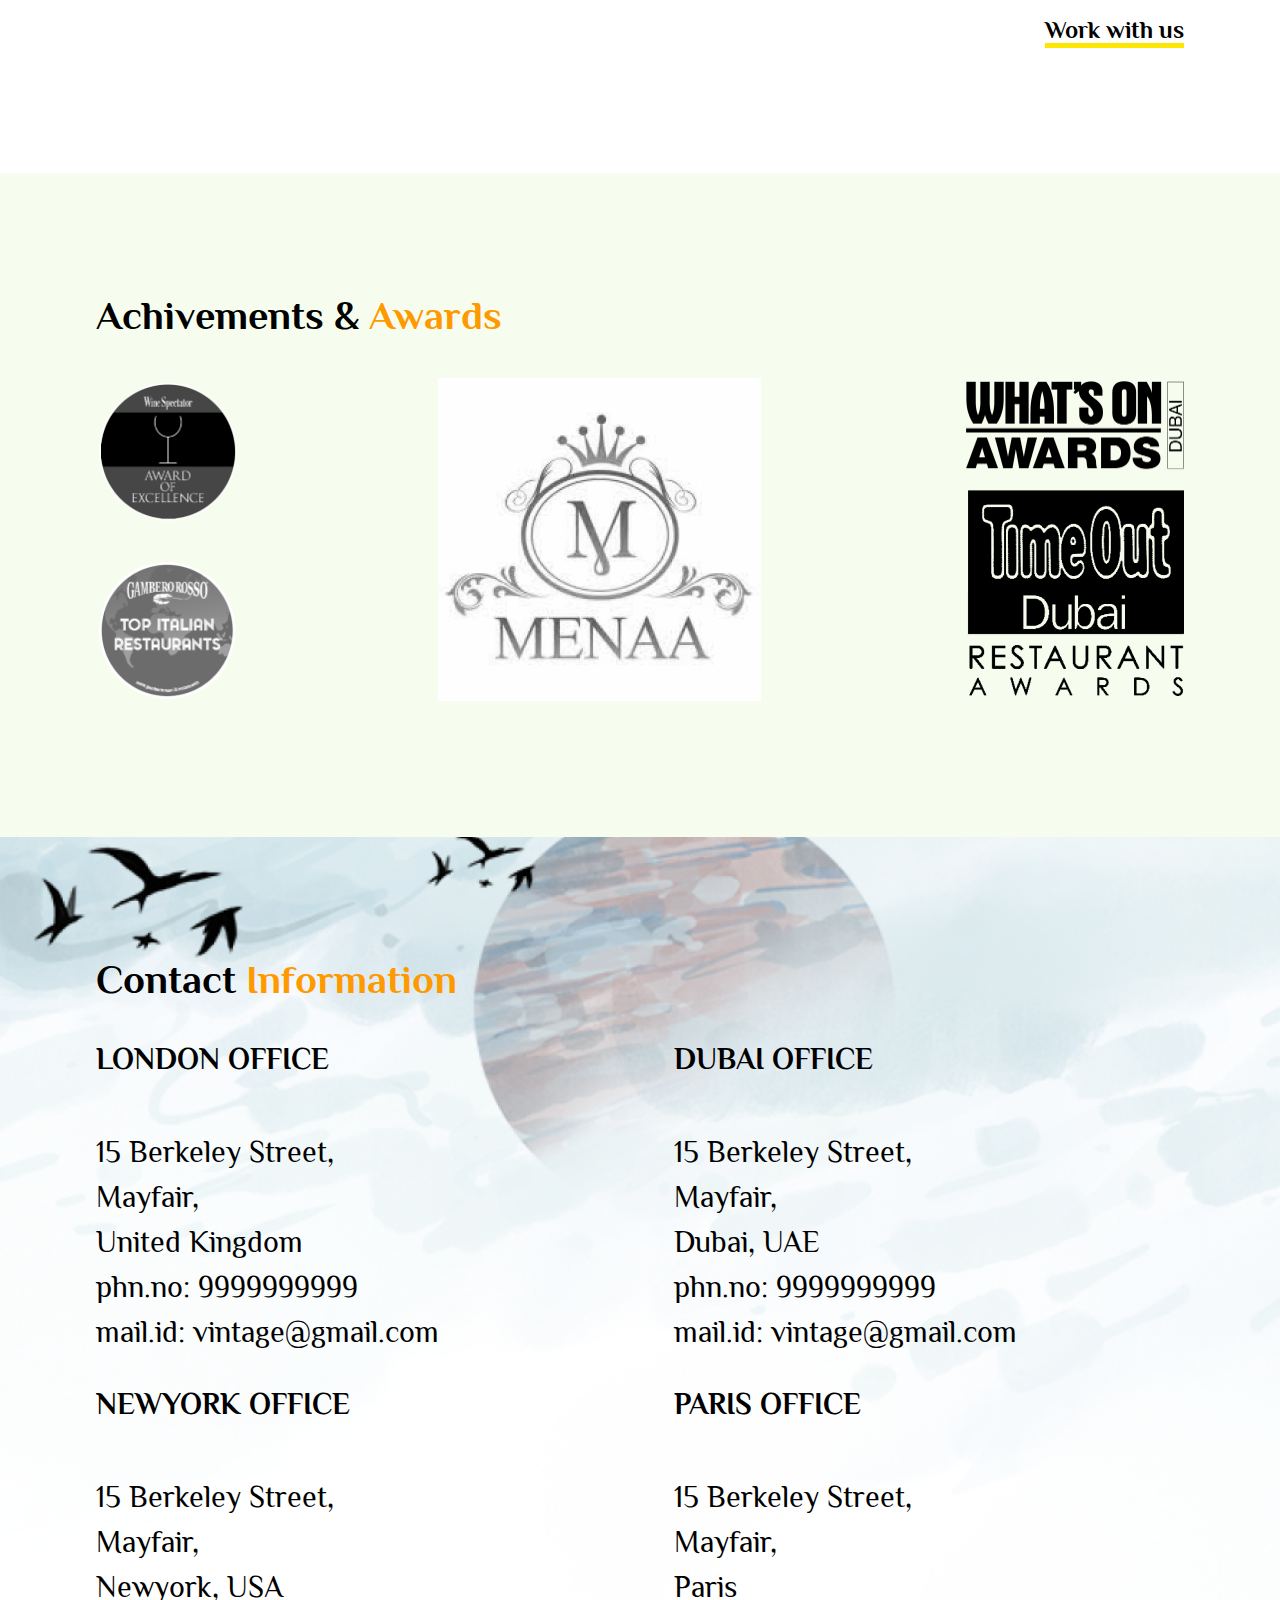
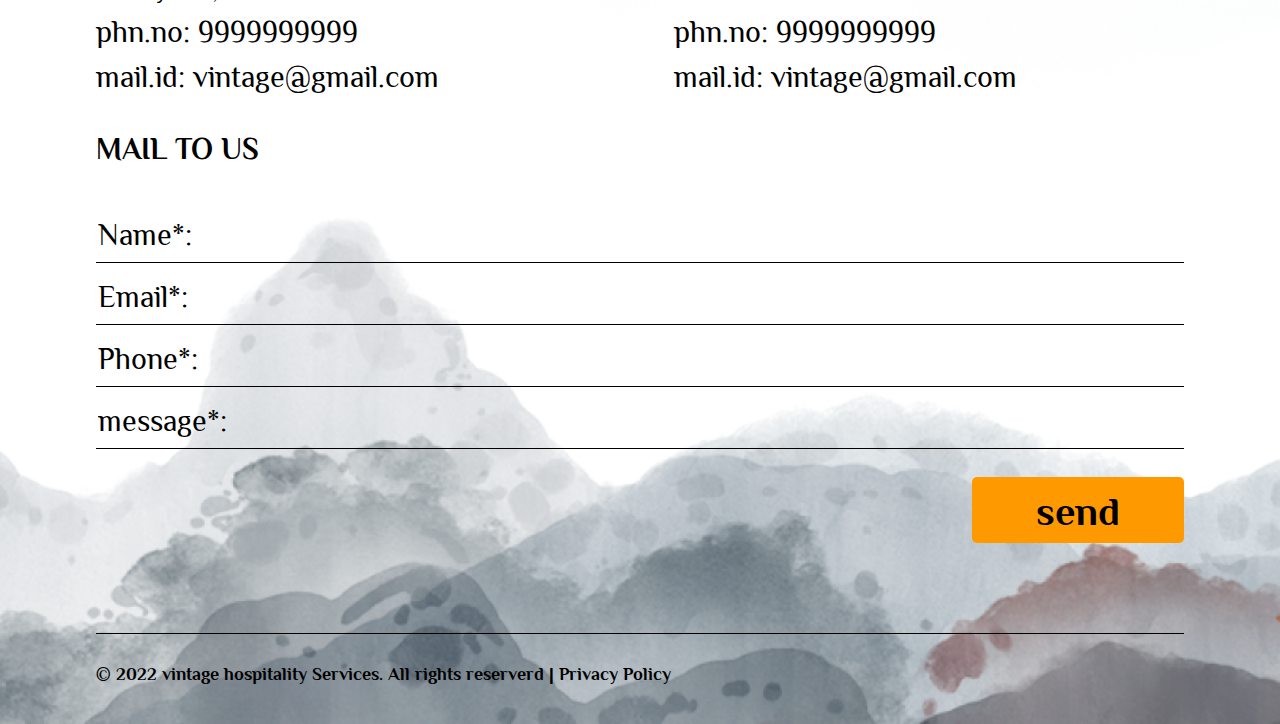
<file: 09Homework/landing09.html>
<!DOCTYPE html>
<html lang="en">
<head>
    <meta charset="UTF-8">
    <meta http-equiv="X-UA-Compatible" content="IE=edge">
    <meta name="viewport" content="width=device-width, initial-scale=1.0">
    <title>Document</title>
    <link rel="stylesheet" href="style/reset.css">
    <link rel="stylesheet" href="style/landing09.css">
    <link href="https://fonts.googleapis.com/css2?family=Philosopher:wght@400;700&display=swap" rel="stylesheet">
</head>
<body>
    <section class="block01">
        <header>
            <div class="logo">
                Vint-<span class="color">age</span>
            </div>
            <nav>
                <ul>
                    <li><a class="color" href="">Home</a></li>
                    <li><a href="">Services</a></li>
                    <li><a href="">Branches</a></li>
                    <li><a href="">About</a></li>
                    <li><a href="">Contact</a></li>
                    <li><a href="">Team</a></li>
                </ul>
            </nav>
            <button>
                Take a tour
            </button>
        </header>
        <div class="text">
            <h1>Vintage <span class="color"> Hospitality </span></h1>
            <p>The reason for our success is no secret. It comes down to one single principle that transcends time and geography, religion and culture. It’s the Golden Rule – the simple idea that if you treat people well, the way you would like to be treated, they will do the same. <br>
            <span class="color">Isadore Sharpe</span></p>
        </div>
    </section>
    <section class="block02">
        <div class="wrap">
            <h3>
                Our <span class="color">Story</span>
            </h3>
            <div class="story">
                <img src="img/vintage1.png" alt="">
                <div class="story-text">
                    <h4 class="color">
                        Distinct
                    </h4>
                    <p>
                        We deliver unique experiences in distinctive and elegant settings, ensuring that each visit is as memorable as the last.                
                    </p>
                </div>
                <img src="img/vintage4.png" alt="">
                <div class="story-text">
                    <h4 class="color">
                     Passionate
                    </h4>
                    <p>
                     Our concepts are crafted by passion in every single detail, designing lasting moments.
                    </p>
                </div>
                <img src="img/vintage3.png" alt="">
                <div class="story-text">
                    <h4 class="color">
                        World class
                    </h4>
                    <p>
                        Our collection consists of award - winning restaurants situated in premium dining destinations.            
                    </p>  
                </div>
                <img src="img/vintage2.png" alt="">
                <img src="img/vintage5.png" alt="">
            </div>
            <div class="flex right">
                <button class="yellow-but"><h4>Read more </h4></button>
            </div>
        </div>
    </section>
    <section class="block03">
        <div class="line"></div>
        <div class="wrap">
            <h3>
                Our <span class="color">Collection</span>
            </h3>
            <div class="cards">
                <div class="block03 card">
                    <div class="content">
                        <button class="yellow-but"><h4>London</h4></button>
                        <p>
                            Il Borro Tuscan Bistro London’s cuisine is a modern interpretation of Tuscan classics and stays true to Il Borro’s farm-to-table concept.
                        </p>
                    </div>
                </div>
                <div class="block03 card-01">
                    <div class="content">
                        <button class="yellow-but"><h4>Dubai</h4></button>
                        <p>
                            Il Borro Tuscan Bistro London’s cuisine is a modern interpretation of Tuscan classics and stays true to Il Borro’s farm-to-table concept.                        </p>
                    </div>
                </div>
                <div class="block03 card-02">
                    <div class="content">
                        <button class="yellow-but"><h4>Paries</h4></button>
                        <p>
                            Il Borro Tuscan Bistro London’s cuisine is a modern interpretation of Tuscan classics and stays true to Il Borro’s farm-to-table concept.
                        </p>
                    </div>
                </div>
                <div class="block03 card-03">
                    <div class="content">
                        <button class="yellow-but"><h4>NewYork</h4></button>
                        <p>
                            Il Borro Tuscan Bistro London’s cuisine is a modern interpretation of Tuscan classics and stays true to Il Borro’s farm-to-table concept.
                        </p>
                    </div>
                </div>
            </div>
            <div class="flex right">
                <button class="yellow-but"><h4>View more</h4></button>
            </div>
        </div>
        <div class="line"></div>
    </section>
    <section class="block04">
        <div class="wrap">
            <h3>
                Vintage <span class="color">Hour</span>
            </h3>
            <div class="img-text">
                <img src="./img/image-from.png" alt="">
                <div class="flex">
                    <h3>
                        Areas of <span class="color">Expertise</span>
                    </h3>
                    <p>
                        Our concepts are representations of real culinary journeys from different parts of the world. In building our brands, we travel across countries, we study the roots, we magnify the details, we immerse ourselves, and we tell a story.
                    </p>
                    <div class="right">
                        <button class="yellow-but"><h4>What we do</h4></button>
                    </div>
                </div>
            </div>
        </div>
    </section>
    <section class="block05">
        <div class="line"></div>
        <div class="wrap">
            <h3>
                Our diversity fuels <span class="color"> our purpose</span>
            </h3>
            <div class="big-grid">
                <img src="./img/pic10.png" alt="">
                <img src="./img/pic01.png" alt="">
                <img src="./img/pic07.png" alt="">
                <img src="./img/pic02.png" alt="">
                <img src="./img/pic09.png" alt="">
                <img src="./img/pic04.png" alt="">
                <img src="./img/pic05.png" alt="">
                <img src="./img/pic06.png" alt="">
                <img src="./img/pic08.png" alt="">
                <img src="./img/pic03.png" alt="">
            </div>
            <div class="flex right">
                <button class="yellow-but"><h4>Work with us</h4></button>
            </div>
        </div>
        <div class="line"></div>
    </section>
    <section class="block06">
        <div class="wrap">
            <h3>
                Achivements &<span class="color"> Awards</span>
            </h3>
            <div class="achiev-grid">
                <img src="./img/award2.png" alt="">
                <img src="./img/award4.png" alt="">
                <img src="./img/award6.png" alt="">
                <img src="./img/award3.png" alt="">
                <img src="./img/award5.png" alt=""> 
            </div>
        </div>

    </section>
    <footer>
        <div class="wrap">
            <h3>
                Contact<span class="color"> Information</span>
            </h3>
            <div class="office">
                <button>
                    Our <span class="color"> offices</span>
                </button>
            </div>
            <div class="footer-grid">
                <h3>
                    Contact<span class="color"> with us</span> 
                </h3> 
                <div class="contact">
                    <h5>
                        LONDON OFFICE
                    </h5>
                    <p>
                        15 Berkeley Street,<br>
                        Mayfair,<br>
                        United Kingdom<br>
                        phn.no: 9999999999<br>
                        mail.id: vintage@gmail.com
                    </p>
                </div>
                <div class="contact">
                    <h5>
                        DUBAI OFFICE
                    </h5>
                    <p>
                        15 Berkeley Street,<br>
                        Mayfair,<br>
                        Dubai, UAE<br>
                        phn.no: 9999999999<br>
                        mail.id: vintage@gmail.com
                    </p>
                </div>
                <div class="contact">
                    <h5>
                        PARIS OFFICE
                    </h5>
                    <p>
                        15 Berkeley Street,<br>
                        Mayfair,<br>
                        Paris<br>
                        phn.no: 9999999999<br>
                        mail.id: vintage@gmail.com
                    </p>
                </div>
                <div class="contact">
                    <h5>
                        NEWYORK OFFICE
                    </h5>
                    <p>
                        15 Berkeley Street,<br>
                        Mayfair,<br>
                        Newyork, USA<br>
                        phn.no: 9999999999<br>
                        mail.id: vintage@gmail.com
                    </p>
                </div>
                <div class="mail">
                    <h5>
                        MAIL TO US
                    </h5>
                    <form>
                        <input type="name" placeholder="Name*: " id="email">
                    </form>
                    <form>
                        <input type="email" placeholder="Email*:" id="email">
                    </form>
                    <form>
                        <input type="phone" placeholder="Phone*:" id="email">
                    </form>
                    <form>
                        <input type="message" placeholder="message*:" id="email">
                    </form>
                </div>
            </div>
            <div class="right">
                <button>
                    send
                </button>
            </div>
            <div class="divider">
            </div>
            <p>
                © 2022 vintage hospitality Services. All rights reserverd    |    Privacy Policy
            </p>
        </div>
    </footer>

</body>
</html>
</file>
<file: 02Homework/style.css>
h1{
    color: #bc0000;
    font-size: 20px;
    font-family: 'Roboto', sans-serif;
}
p{
    color: rgb(31, 23, 22);
    font-family: 'Roboto', sans-serif;
    font-size: 12px;
    padding-top: 10px;
    padding-bottom: 10px;
}
a{
    font-size: 12px;
    font-family: 'Roboto', sans-serif;
    color: #bc0000;
}
div{
    width: 300px;
    margin: 50px auto;
    border: 1px solid rgb(31, 23, 22);
    padding: 20px 30px;
}
.block-black {
    background-color:rgb(31, 23, 22);
}
.block-black *{
    color: white;
}
</file>
<file: 03Homework/style/landing.css>
html, body{
    font-family: 'Poppins', sans-serif;
}
/* main start */
p{
    font-size: 16px;
    line-height: 120%;
    font-family: 'Poppins';
    font-style: normal;
    font-weight: 400;
}
h1{
    font-size: 47px;
    line-height: 120%;
    font-family: 'Poppins';
    font-style: normal;
    font-weight: 700;
}
h2{
    font-size: 36px;
    line-height: 120%;
    font-family: 'Poppins';
    font-style: normal;
    font-weight: 600;
}
h3{
    font-size: 27px;
    line-height: 120%;
    font-family: 'Poppins';
    font-style: normal;
    font-weight: 600;
}
h4{
    font-size: 21px;
    line-height: 120%;
    font-family: 'Poppins';
    font-style: normal;
    font-weight: 500;
}
a{
    color: black;
    text-decoration: none;
    font-size: 21px;
    margin: 12px 12px;
    font-weight: 500;
}
.button{
    border: 1px solid #2203E4;
    text-align: center;
    padding: 10px 16px;
    background-color: white;
    color: #2203E4;
    font-size: 21px;
    margin: 12px;
    font-weight: 500;
}
/* main end */
header{
    padding: 16px 12px;
    margin: 0 auto;
    vertical-align:middle;
    width: 1512px
    /* display: flex;
    justify-content: space-between; */
}
.logo{
    display: inline-block;
    width: 200px;
    vertical-align:middle;
}
.Menu{
    display: inline-block;
    vertical-align:middle;
    text-align: right;
    margin-left: 600px;
}
/* header end */
.first-screen{
    margin: 118px auto;
    vertical-align:middle;
    width: 1200px
}
.block01{
    display: inline-block;
    vertical-align:middle;
    padding: 10px;
}
.block01 p{
    padding: 24px 0;
}
.blue{
    padding: 10px 16px;
    margin-right: 24px;
    font-size: 16px;
    line-height: 120%;
    font-family: 'Poppins';
    font-style: normal;
    font-weight: 400;
    color: white;
    background-color: #0062FF;
    border: none;
}
.white{
    padding: 9px 16px;
    font-size: 16px;
    line-height: 120%;
    font-family: 'Poppins';
    font-style: normal;
    font-weight: 400;
    color: #575757;
    background-color: white;
    border: 1px solid #575757;
}
.iphone13{
    display: inline-block;
    vertical-align:middle;
    margin-left: 80px;
}
/* section first-screen end */
.title{
    text-align: center;
}
.title p{
    color: #575757;
    padding-top: 12px;
}
.about-mark{
    margin-top: 36px;
    margin-left: auto;
    margin-right: auto;
    width: 1190px;
}
.author-pic {
    /* padding-left: 128px; */
    display: inline-block;
    vertical-align:middle
}
.author-info{
    display: inline-block;
    padding-left: 45px;
    vertical-align:middle
}
.author-info h4{
    color: #575757;
}
.author-info p{
    color: #575757;
    padding-top: 12px;
    padding-bottom: 24px;
}
.icon{
    padding-right: 19px;
}
.choose-author{
    display: inline-block;
    vertical-align:middle;
    padding-left: 112px;
}
.choose-author p{
    color: #FFBE0B;
    padding-left: 20px;
}
.choose-author h4{
    color: #DEA405;
    padding-left: 20px;
}
.back-img{
    display: inline-block;
    vertical-align:middle;
    padding-left: 0px;
    padding-right: 6px;
}
.active-author{
    display: inline-block;
    vertical-align:middle;
    padding: 8px 0;
}
.active-author h3{
    color: #575757;
    padding-left: 0px;
}
.active-author h4{
    padding-left: 0px;
    color: black;
}
/* section Authors end  */
.for-who{
    margin-top: 143px;
    margin-bottom: 64px;
    width: auto;
    /* height: 560px; */
    background-color: #0062FF;
    text-align: center;
    padding: 71px 0px;
    color: white;
    /* border: 2px solid black;
    border-radius: 8px; */
    /* overflow: hidden; */
}
.for-who h2{
    padding-bottom: 16px;
}
.for-who-descrip{
    padding-bottom: 64px;
}
.cards{
    margin: 0px auto;
    margin-bottom: 46px;
    width: 1350px;
}
.card{
    margin-right: 68px;
    /* margin-bottom: 46px; */
    display: inline-block;
}
.card *{
    text-align: left;
    vertical-align:middle;
}
.card div{
    display: inline-block;
    padding-left: 34px;
}
.card h3{
    padding-bottom: 8px;
}
.white-b{
    padding: 9px 16px;
    font-size: 16px;
    line-height: 120%;
    font-family: 'Poppins';
    font-style: normal;
    font-weight: 400;
    color: #2203E4;
    background-color: white;
    border: 1px solid #2203E4;
    margin-top: 18px;
}
/* <!-- section for-who end --> */
.img-title{
    margin-top: 44px;
    width: 1100px;
    margin-right: auto;
    margin-left: auto;
}
.img-title>img{
    display: inline-block;
    vertical-align:middle;
    margin-left: 60px;
}
.titles{
    display: inline-block;
    vertical-align:middle;
}
.titles div{
    padding-bottom: 24px;
}
/* <!-- section check-demo end --> */
.opinions{
    margin-top: 130px;
    margin-bottom: 89px;
    width: auto;
    height: 366px;
    background-color: #FFBE0B;
    text-align: center;
    padding: 67px 0px;
    /* border: 2px solid black;
    /* overflow: hidden; */
}
.feedback{
    display: inline-block;
    background-color: white; 
    margin-top: 42px;
    margin-bottom: 67px;
    margin-left: auto;
    margin-right: auto;
    width: 702px;
    height: 230px;
    border-radius: 12px;
    text-align: left
}
.star{
    padding-left: 5px;
    display: inline-block;
}
.message{
    vertical-align:middle;
    display: inline-block;
    padding: 94.5px 0;
    padding-left: 16px;
    padding-right: 12px;
}
.feedback-text{
    display: inline-block;
    vertical-align:middle
}
.feedback-text p{
    color: #575757;
    padding-top: 16px;
}
.feedback-text h3{
    display: inline-block;
}
/* <!-- section opinions end --> */
.product{
    margin: 74px auto;
    width: 950px;
}
.iphone13-small{
    display: inline-block;
    vertical-align:middle;
    width: 327px;
    height: 321px;
}
.product-text{
    display: inline-block;
    vertical-align:middle;
}
.review{
    display: inline-block;
    color: black;
    padding-bottom: 16px;
}
.product-text p{
    color: #575757;
    padding: 16px 0;
}
.product-text h2{
    color: #2203E4;
}
.discount{
    text-align: center;
    margin-bottom: 104px;
}
#email{
    font-family: 'Poppins';
    font-style: normal;
    font-weight: 400;
    font-size: 16px;
    margin-bottom: 14px;
    margin-left: auto;
    margin-right: auto;
    padding-top: 25px;
    padding-left: 24px;
    padding-bottom: 26px;
    text-decoration: none;
    background-color: rgba(58, 134, 255, 0.2) ;
    border: none;
    border-radius: 12px;
    width: 508px;
    color: #2203E4;
}
::placeholder {
    color: #2203E4;
}
.blue-long{
    padding: 10px 174px;
    font-size: 16px;
    line-height: 120%;
    font-family: 'Poppins';
    font-style: normal;
    font-weight: 400;
    color: white;
    background-color: #0062FF;
    border: none;
    width: auto;
}
.type-email {
    margin-left: auto;
    margin-right: auto;
    margin-top: 28px;
}
</file>
<file: 04Homework/style/landing_ver2.css>
html, body{
    font-family: 'Poppins', sans-serif;
}
*{
    box-sizing: border-box;
}
.clearfix::after {
    content: "";
    clear: both;
    display: table;
}
.left{
    float: left;
}
.right{
    float: right;
}
/* main start */
p{
    font-size: 16px;
    line-height: 120%;
    font-family: 'Poppins';
    font-style: normal;
    font-weight: 400;
}
h1{
    font-size: 47px;
    line-height: 120%;
    font-family: 'Poppins';
    font-style: normal;
    font-weight: 700;
}
h2{
    font-size: 36px;
    line-height: 120%;
    font-family: 'Poppins';
    font-style: normal;
    font-weight: 600;
}
h3{
    font-size: 27px;
    line-height: 120%;
    font-family: 'Poppins';
    font-style: normal;
    font-weight: 600;
}
h4{
    font-size: 21px;
    line-height: 120%;
    font-family: 'Poppins';
    font-style: normal;
    font-weight: 500;
}
a{
    color: black;
    text-decoration: none;
    font-size: 21px;
    margin: 10px 12px;
    font-weight: 500;
}
.button{
    border: 1px solid #2203E4;
    text-align: center;
    padding: 10px 16px;
    background-color: white;
    color: #2203E4;
    font-size: 21px;
    margin: 12px;
    font-weight: 500;
}
/* main end */
header{
    padding: 16px 12px;
    margin: 0 auto;
    width: 100%;
    height: 96px;
    position: sticky;
    z-index: 3;
    top: 0;
    background-color: white;
}
.logo{
    width: 200px;
}
.Menu{
    margin: 20px 0px;
}
/* header end */
.first-screen{
    margin: 118px auto;
    width: 1150px
}
.block01{
    margin-top: 137px;
}
.block01 p{
    padding: 24px 0;
}
.blue{
    padding: 10px 16px;
    margin-right: 20px;
    font-size: 16px;
    line-height: 120%;
    font-family: 'Poppins';
    font-style: normal;
    font-weight: 400;
    color: white;
    background-color: #0062FF;
    border: none;
}
.white{
    padding: 9px 16px;
    font-size: 16px;
    line-height: 120%;
    font-family: 'Poppins';
    font-style: normal;
    font-weight: 400;
    color: #575757;
    background-color: white;
    border: 1px solid #575757;
}
/* section first-screen end */
.authors{
    width: 1200px;
    margin: 0px auto;
}
.title{
    text-align: center;
}
.title p{
    color: #575757;
    padding-top: 12px;
}
.about-mark{
    margin-top: 36px;
    margin-left: auto;
    margin-right: auto;
    width: 1190px;
}
.author-pic{
    margin: 12px 0px;
}
.author-info{
    padding-left: 45px;
}
.author-info h4{
    color: #575757;
}
.author-info p{
    color: #575757;
    padding-top: 12px;
    padding-bottom: 24px;
}
.icon{
    padding-right: 19px;
}
.choose-author {
    margin: 7px auto;
    width: 237px;
}
.choose-author p{
    color: #FFBE0B;
    padding-left: 20px;
}
.choose-author h4{
    color: #DEA405;
    padding-left: 20px;
}
.choose-author img{
    vertical-align:middle;
    margin: 28px 0px;
    margin-right: 6px;
}
.active-author{
    padding: 8px 0;
}
.active-author h3{
    color: #575757;
    padding-left: 0px;
}
.active-author h4{
    padding-left: 0px;
    color: black;
}
/* section Authors end  */
.for-who{
    margin-top: 143px;
    margin-bottom: 64px;
    width: auto;
    background-color: #0062FF;
    padding: 71px 0px;
    color: white;
    text-align: center;
}
.for-who h2{
    padding-bottom: 16px;
    text-align: center;
}
.for-who-descrip{
    padding-bottom: 64px;
    text-align: center;
}
.cards{
    margin: 0px auto;
    margin-bottom: 46px;
    width: 1262px;
}
.card div{
    padding-left: 34px;
    margin: 14px auto;
    text-align: left;
}
.card h3{
    padding-bottom: 8px;
}
.white-b{
    padding: 9px 16px;
    font-size: 16px;
    line-height: 120%;
    font-family: 'Poppins';
    font-style: normal;
    font-weight: 400;
    color: #2203E4;
    background-color: white;
    border: 1px solid #2203E4;
    margin-top: 18px;
}
/* <!-- section for-who end --> */
.img-title{
    margin: 0px auto;
    margin-top: 44px;
    width: 1100px;
}
.titles {
    margin: 11px auto;
}
.titles div{
    padding-bottom: 24px;
}
.titles div:last-child{
    padding-bottom: 0px;
}
/* <!-- section check-demo end --> */
.opinions{
    margin-top: 130px;
    margin-bottom: 89px;
    width: auto;
    background-color: #FFBE0B;
    text-align: center;
    padding: 67px 0px;
}
.feedback{
    background-color: white; 
    margin: 0px auto;
    margin-top: 42px;
    width: 702px;
    height: 230px;
    border-radius: 12px;
    text-align: left
}
.jones{
    width: 333px;
    height: 33px;
}
.star{
    padding-left: 5px;
}
.message{
    padding: 94.5px 0;
    padding-left: 16px;
    padding-right: 12px;
}
.feedback-text{
    margin: 59px auto;
}
.feedback-text p{
    color: #575757;
    padding-top: 16px;
}
/* <!-- section opinions end --> */
.product{
    margin: 74px auto;
    width: 927px;
}
.iphone13-small{
    width: 327px;
    height: 321px;
}
.product-text{
    margin: 72px auto;
}
.review{
    width: 260px;
    height: 26px;
    margin-bottom: 16px;
}
.review div:last-child{
    margin: 4px auto;
}
.product-text p{
    color: #575757;
    padding: 16px 0;
}
.product-text h2{
    color: #2203E4;
}
.discount{
    text-align: center;
    margin-bottom: 104px;
}
#email{
    font-family: 'Poppins';
    font-style: normal;
    font-weight: 400;
    font-size: 16px;
    margin-bottom: 14px;
    margin-left: auto;
    margin-right: auto;
    padding-top: 25px;
    padding-left: 24px;
    padding-right: 24px;
    padding-bottom: 26px;
    text-decoration: none;
    background-color: rgba(58, 134, 255, 0.2) ;
    border: none;
    border-radius: 12px;
    width: 508px;
    color: #2203E4;
}
::placeholder {
    color: #2203E4;
}
.blue-long{
    padding: 10px;
    font-size: 16px;
    line-height: 120%;
    font-family: 'Poppins';
    font-style: normal;
    font-weight: 400;
    color: white;
    background-color: #0062FF;
    border: none;
    width: 508px;
}
.type-email {
    margin: 0px auto ;
    margin-top: 28px;
}
</file>
<file: 05Homework/style/lesson05.css>
*{
    box-sizing: border-box;
}
.clearfix::after {
    content: "";
    clear: both;
    display: table;
}
section{
    margin: 200px auto;
    width: 1376px;
    height: 1324px;
    position: relative;
}
.block{
    width: 512px;
    height: 512px;
    float: left;
    position: absolute;
}
.first{
    background-color: black;
    z-index: 2;
}
.first>img{
    position: absolute;
    top: 128px;
    left: 101px;
}
.flag{
    position: absolute;
    top: 343px;
    left: 216px;
    width: 80px;
    height: 60px;
    background-color: #FFCE22;
    border-radius: 6px;
    z-index: 4;
}
.blue{
    position: absolute;
    background-color: #2137FC;
    z-index: 5;
    width: 80px;
    height: 30px;
    border-radius: 6px 6px 0px 0px;
}
.second{
    background-color: #FFCE22;
    z-index: 3;
    top: 395px;
    left: 441px;
}
.second>img{
    position: absolute;
}
.glyph{
    z-index: 5;
    left: 56px;
    top: 144px;
}
.third{
    background-color: white;
    border: 2px solid #2137FC;
    border-width: 2px 0px;
    box-shadow: 0px 4px 4px rgba(0, 0, 0, 0.25);
    z-index: 2;
    bottom: 0px;
    right: 0px;
}
.yell-circle{
    position: absolute;
    background-color: #FFCE22;
    width: 444px;
    height: 444px;
    border-radius: 300px;
    z-index: 2;
    top: 34px;
    left: 34px;
}
.glyph-small{
    position: absolute;
    width: 358px;
    height: 204px;
    z-index: 5;
    left: 43px;
    top: 215px;
}
</file>
<file: 06Homework/style/landing02.css>
html, body{
    font-family: 'Open Sans', sans-serif;
    background: #000000
}
*{
    box-sizing: border-box;
}
header{
    width: 90%;
    margin: 0px auto;
    margin-top: 64px;
    display: flex;
    justify-content: space-between;
    align-items: center;
    z-index: 4;
}
.logo{
    display: flex;
    width: 85px;
    height: 23px;
    z-index: 4;
}
.menu{
    display: flex;
    justify-content: space-between;
    width: 348px;
    z-index: 4;
}
.menu a{
    text-decoration: none;
    color: white;
    font-weight: 600;
    font-size: 18px;
    line-height: 25px;
    font-family: 'Open Sans';
    font-style: normal;
}
.search {
    z-index: 4;
}
.search *::before{
    content: "";
    display: inline-flex;
    width: 13.84px;
    height: 13.84px;
    margin-right: 10px;
    background-image: url("../img/search.png");
    opacity: 0.6;
}
#search{
    font-weight: 400;
    font-size: 17px;
    line-height: 23px;
    font-family: 'Open Sans';
    font-style: normal;
    text-decoration: none;
    border: none;
    z-index: 4;
    background-color: rgba(255, 255, 255, 0);
    width: 60px;
}
::placeholder {
    color: white;
    opacity: 0.6;
}
.bg{
    width: 100%;
    height: 1573px;
    margin: 0 auto;
    background-image: url("../img/background.png");
    background-size: 100%;
    background-repeat: no-repeat;
    overflow: hidden;
    position: absolute;
    top: 0;
    z-index: 2;
}
.gradi-bg{
    width: 100%;
    height: 1573px;
    margin: 0 auto;
    z-index: 3;
    background-repeat: no-repeat;
    position: absolute;
    top: 0;
    background: linear-gradient(330.24deg, rgba(0, 0, 0, 0) 31.06%, #000000 108.93%);
}
.gradi-bg02{
    width: 100%;
    height: 358px;
    margin: 0 auto;
    z-index: 3;
    background-repeat: no-repeat;
    position: absolute;
    bottom: 0px;
    background: linear-gradient(360deg, #000000 0%, rgba(0, 0, 0, 0) 77.78%);
}
.vertical-text{
    display: flex;
    justify-content: space-between;
    position: absolute;
    writing-mode: vertical-rl;
    text-orientation: mixed;
    z-index: 5;
    height: 214px;
    left: 5%;
    top: 359px;
    font-family: 'Open Sans';
    font-style: normal;
    font-weight: 600;
    font-size: 18px;
    line-height: 25px;
    color: white;
}
.block01{
    display: flex;
    position: relative;
    z-index: 5;
    flex-direction: column;
    justify-content: space-between;
    margin: 0 auto;
    margin-top: 198px;
    margin-bottom: 125px;
    width: 950px;
    height: 261px;
}
.text{
    z-index: 5;
    display: flex;
    position: relative;
    align-items: center;
    font-weight: 700;
    font-size: 18px;
    line-height: 25px;
    font-family: 'Open Sans';
    font-style: normal;
    letter-spacing: 6px;
    text-transform: uppercase;
    color: #FBD784;
}
.text::before{
    content: "";
    display: inline-flex;
    width: 72px;
    height: 2px;
    background-color: #FBD784;
    z-index: 5;
    position: relative;
    margin-right: 32px;
}
h1{
    font-family: 'Open Sans';
    font-style: normal;
    font-weight: 700;
    font-size: 96px;
    line-height: 100px;
    color:white;
}
h2{
    font-family: 'Open Sans';
    font-style: normal;
    font-weight: 400;
    font-size: 88px;
    line-height: 100px;
    color:white;
}
.scroll{
    display: flex;
    align-items: center;
    justify-content: center;
    font-family: 'Open Sans';
    font-style: normal;
    font-weight: 600;
    font-size: 18px;
    line-height: 25px;
    z-index: 5;
    position:relative;
    border: none;
    background-color: rgba(255, 255, 255, 0);
    color:white;
    margin: 0px auto;
}
.scroll::after{
    content: "";
    display: inline-flex;
    width: 16px;
    height: 24px;
    background-image: url("../img/arrow.png");
    margin-left: 9px;
}
.content{
    display: flex;
    flex-direction: column;
    z-index: 5;
    position:relative;
    top: 730px;
    margin: 0px auto;
    width: 1461px;
    /* height: 3901px; */
}
.block{
    display: flex;
    justify-content: space-between;
    align-items: center;
}
.block-text{
    width: 632px;
    height: 552px;
    display: flex;
    flex-direction: column;
    justify-content: space-between;
}
h3{
    font-family: 'Open Sans';
    font-style: normal;
    font-weight: 700;
    font-size: 64px;
    line-height: 87px;
    color:white;
    width: 555px;
}
p{
    font-family: 'Open Sans';
    font-style: normal;
    font-weight: 600;
    font-size: 18px;
    line-height: 32px;
    color:white;
}
.more{
    display: flex;
    align-items: center;
    font-family: 'Open Sans';
    font-style: normal;
    font-weight: 700;
    font-size: 18px;
    line-height: 25px;
    z-index: 5;
    position:relative;
    border: none;
    color: #FBD784;
    text-decoration: none;
}
.more::after{
    content: "";
    display: inline-flex;
    width: 24px;
    height: 16px;
    background-image: url("../img/arrow_yellow.png");
    background-repeat: no-repeat;
    position: relative;
    left: 9px;
}
.block-back{
    width: 100%;
    height: 985px;
    margin: 250px auto;
    background-image: url("../img/bg2.png");
    background-size: 100%;
    background-repeat: no-repeat;
    overflow: hidden;
    position: relative;
    top: 0;
    z-index: 2;
}
.gradi-backg02{
    width: 100%;
    height: 440px;
    margin: 0 auto;
    z-index: 3;
    background-repeat: no-repeat;
    position: absolute;
    bottom: 0;
    background: linear-gradient(360deg, rgba(0, 0, 0, 0.75) 0%, rgba(0, 0, 0, 0) 109.55%);
}
.chevron{
    display: flex;
    position: absolute;
    top: 463px;
    left: 36px;
    z-index: 5;
    justify-content: space-between;
    width: 1389px;
}
.block03{
    display: flex;
    align-items: center;
    height: 985px;
    position: relative;
    z-index: 5;
    flex-direction: column;
}
.block-text02{
    width: 934px;
    height: 411px;
    display: flex;
    justify-content: space-between;
    position: absolute;
    bottom: 42px;
    flex-direction: column;
    align-items: center;
}
.two::after{
    content: "";
    display: inline-flex;
    width: 72px;
    height: 2px;
    background-color: #FBD784;
    z-index: 5;
    position: relative;
    left: 32px;
}
.text02-h3{
    width: 705px;
    text-align: center;
}
.text02-p{
    width: 934px;
    text-align: center;  
}
footer{
    display: flex;
    flex-direction: column;
    justify-content: space-between;
    width: 1461px;
    height: 748px;
    margin: 0px auto;
    margin-top: 250px;
    margin-bottom: 118px;
}
.top{
    display: flex;
    align-items: center;
    justify-content: space-between;
    height: 69px;
    width: 100%;
}
.top span{
    display: flex;
    align-items: center;
    justify-content: space-between;
    width: 472px;
}
.big{
    display: flex;
    width: 170px;
    height: 46px;
}
.big>img{
    width: 170px;
    height: 46px;
}
.pre-orange{
    font-family: 'DM Sans';
    font-style: normal;
    font-weight: 400;
    font-size: 22px;
    line-height: 29px;
    letter-spacing: -0.3px;
    color: white;
}
.orange{
    padding: 23px 72px;
    font-family: 'DM Sans', sans-serif;
    font-style: normal;
    font-weight: 700;
    font-size: 17px;
    line-height: 22px;
    color: black;
    background-color: #FFA343;
    border: none;
    border-radius: 8px;
    height: 69px;
}
.divider{
    width: 100%;
    height: 1.38px;
    background: #FFFFFF;
    opacity: 0.3;
    margin-top: 51px;
    margin-bottom: 55px;
}
.footer-text{
    display: flex;
    flex-direction: row;
    justify-content: space-between;
    width: 1364.11px;

}
h4{
    font-family: 'Open Sans';
    font-style: normal;
    font-weight: 700;
    font-size: 36px;
    line-height: 49px;
    letter-spacing: -0.3px;
    color: #FFFFFF;
}
form.footer{
    display: flex;
    flex-direction: column;
    justify-content: space-between;
    width: 400px;
    height: 221px;
}
.address{
    display: flex;
}
#email{
    font-family: 'DM Sans';
    font-style: normal;
    font-weight: 400;
    font-size: 15px;
    line-height: 20px;
    letter-spacing: -0.204545px;
    color: #FFFFFF;
    opacity: 0.5;
    /* margin-bottom: 14px;
    margin-left: auto;
    margin-right: auto; */
    padding-top: 19px;
    padding-left: 15px;
    padding-right: 24px;
    padding-bottom: 31px;
    text-decoration: none;
    background-color: rgba(58, 133, 255, 0) ;
    border: none;
    border-bottom: 1.38px solid #4C4C4C;
    width: 330.54px;
    height: 70.52px;
}
#send-email{
    width: 70.51px;
    height: 70.51x;
    background-color:#FFA343;
    background-image:url("../img/arrow-right.png");
    background-repeat: no-repeat;
    background-size: 27.65px;
    background-position: center;
    border-radius: 8px 8px 0px 0px;
    border: none;
    border-bottom: 1.38px solid #4C4C4C;
}
.ul-menu{
    display: flex;
    flex-direction: row;
    justify-content: space-between;
    width: 712.27px;
}
ul{
    display: flex;
    flex-direction: column;
    align-items: flex-start;
    padding: 34px 0px;
    gap: 45px;
    
}
h5{
    font-family: 'Open Sans';
    font-style: normal;
    font-weight: 700;
    font-size: 20px;
    line-height: 0px;
    letter-spacing: -0.231818px;
    color: #FFD1A0;
}
li{
    font-family: 'Open Sans';
    font-style: normal;
    font-weight: 400;
    font-size: 19px;
    line-height: 0px;
    letter-spacing: -0.231818px;
    color: white;
}
.terms{
    display: flex;
    align-items: center;
    justify-content: space-between;
    width: 1379px;
    margin: 0 auto;
    margin-top: 101px;
    margin-bottom: 156px;
}
.privacy span{
    font-family: 'DM Sans';
    font-style: normal;
    font-weight: 400;
    font-size: 15px;
    line-height: 20px;
    letter-spacing: -0.204545px;
    color: white ;
}
.privacy{
    display: flex;
    justify-content: space-between;
    width: 316px;
}
.socials{
    display: flex;
    justify-content: space-between;
    width: 173px;
}
footer p{
    text-align: center;
    color: #FFFFFF;
    opacity: 0.5;
}
</file>
<file: 07Homework/style/landing03.css>
html, body{
    font-family: 'Montserrat', sans-serif;
}
*{
    box-sizing: border-box;
}
.block-backg{
    width: 100%;
    height: 900px;
    margin: 0 auto;
    margin-bottom: 60px;
    background-image: url("../img/backg.png");
    background-size: 100%;
    background-repeat: no-repeat;
}
a{
    text-decoration: none;
}
section{
    width: 80%;
    margin: 0 auto;
    position: relative;
    z-index: 2;
}
header{
    display: flex;
    align-items: center;
    justify-content: space-between;
    height: 159px;
    margin: 0 auto;
}
header div:nth-child(2){
    width: 64%;
    display: flex;
    align-items: center;
    justify-content: space-between;
    gap: 20px;
}
header a{
    font-family: 'Montserrat';
    font-style: normal;
    font-weight: 400;
    font-size: 15px;
    line-height: 18px;
    text-transform: uppercase;
    color: white; 
    padding: 8px 0px;
}
header a:hover{
    font-family: 'Montserrat';
    font-style: normal;
    font-weight: 500;
    font-size: 15px;
    line-height: 18px;
    text-transform: uppercase;
    color: white;
    padding-bottom: 8px;
    border-bottom: 1px solid white;
}
.basket{
    width: 40px;
    height: 40px;
    border-radius: 100%; 
    background-color: #281C14; 
    background-image: url(../img/shopping-basket.png);
    background-repeat: no-repeat;
    background-position: center;
}    
.rectangle{
    width: 0;
    height: 0;
    border-style: solid;
    border-width: 5px 5px 0 5px;
    border-color: #ffffff transparent transparent transparent;
}
header p{    
    font-family: 'Montserrat';
    font-style: normal;
    font-weight: 500;
    font-size: 15px;
    line-height: 18px;
    color: white; 
}
header div:nth-child(3){
    display: flex;
    align-items: center;
    gap: 8px;
}
h1{
    font-family: 'Montserrat';
    font-style: normal;
    font-weight: 800;
    font-size: 73px;
    line-height: 74px;
    text-transform: uppercase;
    color: #FFFFFF;
    width: 55%;
}
.descrip{
    font-family: 'Montserrat';
    font-style: normal;
    font-weight: 400;
    font-size: 21px;
    line-height: 26px;
    color: #FFFFFF;
    width: 48%;
}
section .text-block01{
    display: flex;
    flex-direction: column;
    gap: 25px;
    margin: 0px auto;
    margin-top: 97px;
    margin-bottom: 63px;
}
.look-items{
    font-family: 'Montserrat';
    font-style: normal;
    font-weight: 500;
    font-size: 18px;
    line-height: 22px;
    text-transform: uppercase;
    color: #151616;
    padding: 30px;
    border-radius: 56px;
    background-color: #C98D5A;
}
.look-items:hover{
    font-family: 'Montserrat';
    font-style: normal;
    font-weight: 500;
    font-size: 18px;
    line-height: 22px;
    text-transform: uppercase;
    color: white;
    padding: 30px;
    border-radius: 56px;
    border: 2px solid white;
    background-color: #ffffff00;
}
h2{
    font-family: 'Montserrat';
    font-style: normal;
    font-weight: 800;
    font-size: 60px;
    line-height: 74px;
    text-transform: uppercase;
    color: #151616;
    text-align: center;
}
.divider>img{
    width: 24px;
    height: 24px;
}
.divider{
    display: flex;
    justify-content: center;
    margin-top: 36px;
    margin-bottom: 42px;
}
.divider::before{
    content: "";
    display: inline-block;
    width: 425px;
    height: 23px;
    background-image: url(../img/left-divider.png);
}
.divider::after{
    content: "";
    display: inline-block;
    width: 425px;
    height: 23px;
    background-image: url(../img/left-divider.png);
    transform: rotate(-180deg);
}
.why-us{
    display: flex;
    flex-direction: row;
    justify-content: center;
    gap: 36px;
    margin-bottom: 79px;
}
.why-card{
    display: flex;
    justify-content: center;
    width: 19%;
    height: 216px;
    flex-direction: column;
    align-items: center;
}
.why-card div{
    width: 216px;
    height: 3px;
    background-color: #767676;
    margin-top: 22px;
    margin-bottom: 13px;
}
.why-card p{
    font-family: 'Montserrat';
    font-style: normal;
    font-weight: 400;
    font-size: 20px;
    line-height: 24px;
    text-align: center;
    color: #151616;
}
.block-backg02{
    width: 100%;
    height: 860px;
    margin: 0 auto;
    margin-bottom: 49px;
    background-image: url("../img/backg02.png");
    background-size: 100%;
    background-repeat: no-repeat;
    padding-top: 53px;
    padding-bottom: 140px;
}
.block-backg02 h2{
    color: white;
}
.flex{
    display: flex;
    justify-content: space-between;
    flex-direction: column;
}
.item{    
    font-family: 'Montserrat';
    font-style: normal;
    font-weight: 500;
    font-size: 21px;
    line-height: 26px;
    color: #C4C4C4;
    padding: 15px 45px;
    border-radius: 44px;
    border: 1px solid #C4C4C4;
    background-color: #ffffff00;
}
.item:hover{  
    font-family: 'Montserrat';
    font-style: normal;
    font-weight: 500;
    font-size: 21px;
    line-height: 26px;
    color: #151616;
    padding: 15px 45px;
    border-radius: 44px;
    background-color: #C98D5A;
    border: 1px solid #C98D5A;
}
.items{
    display: flex;
    gap: 12px;
    justify-content: center;
    flex-wrap: wrap;
}
.cards{
    display: flex;
    flex-direction: row;
    justify-content: center;
    gap: 54px;
    width: 88%;
    margin: 0 auto;
}
.card{
    display: flex;
    flex-direction: column;
    align-items: center;
    justify-content: center;
    width: 307px;
    height: 404px;
    padding-top: 26px;
    padding-bottom: 17px;
    background-color: #1F1F1F;
    box-shadow: 6px 6px 4px rgba(0, 0, 0, 0.25);
    border-radius: 30px;
}
.bread{
    width: 237px;
    height: 208px;
}
.card p{
    font-family: 'Montserrat';
    font-style: normal;
    font-weight: 500;
    font-size: 15px;
    line-height: 18px;
    text-transform: capitalize;
    color: #C4C4C4;
    width: 77%;
    margin-top: 8                                                                                                                                                                                                                                                                                                                                                                                            px;
    margin-bottom: 13px;
}
h3{
    font-family: 'Montserrat';
    font-style: normal;
    font-weight: 700;
    font-size: 24px;
    line-height: 29px;
    text-transform: capitalize;
    color: #C4C4C4;
    margin-bottom: 9px;
}
.card-bottom{
    display: flex;
    flex-direction: row;
    justify-content: space-between;
    width: 77%;
    align-items: center;
}
.gram{
    font-family: 'Montserrat';
    font-style: normal;
    font-weight: 400;
    font-size: 15px;
    line-height: 18px;
    color: #1F1F1F;
    padding: 9px 5px;
    background-color: #C98D5A;
    width: 73px;
    text-align: center;
}
.other{
    margin-top: 30px;
    margin-bottom: 33px;
}
.about-us{
    font-family: 'Montserrat';
    font-style: normal;
    font-weight: 400;
    font-size: 20px;
    line-height: 24px;
    color:black;
}
.from-us{
    font-family: 'Montserrat';
    font-style: italic;
    font-weight: 400;
    font-size: 20px;
    line-height: 24px;
    color: #000000;
    text-align: right;
    margin-top: 28px;
    margin-bottom: 81px;
}
.last{
    display: flex;
    flex-direction: column;
    justify-content: space-between;
    margin-bottom: 0px;
    padding-top: 73px;
    padding-bottom: 0;
    background-color: #121413;
}
.pictures div{
    display: flex;
    flex-direction: column;
    gap: 30px;
}
.pictures{
    display: flex;
    flex-direction: row;
    gap: 30px;
    justify-content: center;
}
footer{
    background-color: #121413;
    padding: 12px;
}
footer section{
    display: flex;
    align-items: center;
    justify-content: space-between;
}
footer section>img{
    width: 127px;
    height: 99px;
}
h4{
    font-family: 'Montserrat';
    font-style: normal;
    font-weight: 700;
    font-size: 20px;
    line-height: 24px;
    color: #FFFFFF;
    margin-bottom: 8px;
}
footer p{
    font-family: 'Montserrat';
    font-style: normal;
    font-weight: 400;
    font-size: 16px;
    line-height: 20px;
    color: #FFFFFF;   
}
footer h3{
    text-align: right;
    color: #FFFFFF; 
}
</file>
<file: 08Homework/style/landing08.css>
*{
    box-sizing: border-box;
}
@font-face {
    font-family: 'Yu Gothic', sans-serif;
    font-style: normal;
    font-weight: 400;
    src: url("../fonts/yugothib.ttf") format('ttf');
}
@font-face {
    font-family: 'Georgia', sans-serif;
    font-style: normal;
    font-weight: 400;
    src: url("../fonts/Georgia.ttf") format('ttf');
}
:root{
    --header-background: #668E68;
    --header-font-color: #ffff;
    --header-font-size: 18px;
    --font-family-georgia: 'Georgia';
    --font-family-yugothic: 'Yu Gothic';
    --button-color: #668E68;
    --button-text-color: #ffff;
    --border-color:#81613B;
}
.head{
    justify-content: space-between;
    align-items: center;
}
.wrapper{
    width: 57.29%;
    margin: 0 auto;
}
.flex{
    display: flex;
}
.menu{
    width: 50%;
    justify-content: space-between;
}
header{
    width: 100%;
    padding: 15px 0;
    background-color: var(--header-background);
}
.logo{
    font-family: var(--font-family-georgia);
    font-size: 44px;
    line-height: 50px;
    color:var(--header-font-color);
}
a{
    font-family: var(--font-family-yugothic);
    font-size: var(--header-font-size);
    line-height: 29px;
    color:var(--header-font-color);
    text-decoration: none;
}
.backgr{
    width: 100%;
    background-image: url(../img/backg.png);
    height: 520px;
    background-position: center;
    background-repeat: no-repeat;
    background-size: cover;
    font-family: 'Shadows Into Light';
    font-style: normal;
    font-weight: 400;
    font-size: 110px;
    line-height: 177px;
    text-align: center;
    color: #FFFFFF;
    text-shadow: 2px 2px 2px rgba(0, 0, 0, 0.7);
    margin-bottom: 60px;
    justify-content: center;
    align-items: center;
}
h2{
    font-family: 'Shadows Into Light';
    font-style: normal;
    font-weight: 400;
    font-size: 40px;
    line-height: 88%;
    text-align: center;
}
h3{
    font-family: var(--font-family-yugothic);
    font-size: 20px;
    font-weight: 500;
    line-height: 35px;
    letter-spacing: 0em;
    text-align: center;
}
.mobile-menu{
    display: none;
}
.mobile-menu .fa-xmark{
    display: none;
}
.round-items{
    justify-content: center;
    flex-wrap: wrap;
    align-items: center;
    gap: 30px;
    margin: 39px auto;
}
.round-item{
    border-radius: 100%;
    border: 9px solid white;
    border-color: var(--border-color);
    position: relative;
    z-index: 8;
    width: 350px;
    height: 350px;
    overflow: hidden;
    justify-content: flex-end;
    flex-direction: column;
}
.round-item>img{
    position: relative;
    z-index: 1;
    width: 100%;
    height: 100%;
}
.round-item>a{
    background-color: rgba(255, 255, 255, 0.8);
    width: 100%;
    height: 91px;
    position: absolute;
    z-index: 5;
    color: black;
    font-family: var(--font-family-georgia);
    font-size: 26px;
    line-height: 30px;
    text-align: center;
    padding-top: 23px;
}
.main{
    background-color: var(--button-color);
    color: var(--button-text-color);
    border: none;
    border-radius: 20px;
    font-family: var(--font-family-yugothic);
    font-weight: 500;
    font-size: 16px;
    line-height: 26px;
    text-align: center;
    padding: 0.5em 2.8em;
    padding-right: 1em;
    margin: 0 auto;
    align-items: center;
}
.main::after{
    content: "";
    display: inline-flex;
    width: 9px;
    height: 14px;
    background-image: url("../img/arrow.png");
    background-size: 100%;
    background-repeat: no-repeat;
    margin-left: 15px;
}
.center{
    justify-content: center;
    flex-direction: column;
}
.backgr02{
    width: 100%;
    background-image: url(../img/cafe.png);
    height: 600px;
    background-position: center;
    background-repeat: no-repeat;
    background-size: cover;
    color: #FFFFFF;
    text-shadow: 2px 2px 2px rgba(0, 0, 0, 0.7);
    margin-top: 62px;
    justify-content: center;
    align-items: center;
    flex-direction: column;
}
p{
    font-family: var(--font-family-yugothic);
    font-style: normal;
    font-weight: 500;
    font-size: 20px;
    line-height: 130%;
    text-align: center; 
    text-shadow: 2px 2px 2px rgba(0, 0, 0, 0.7);
    margin-top: 32px;
    margin-bottom: 60px;
    width: 19%;
}
.beige{
    background-color:rgba(129, 97, 59, 0.2);
    padding-top: 83px;
    padding-bottom: 80px;
    flex-direction: column;
    justify-content: space-between;
    align-items: center;

}
.block{
    background-color: white;
    border: 1px solid var(--button-color);
    padding: 20px;
    flex-direction: column;
    gap: 10px;
    margin-top: 62px;
    font-family:var(--font-family-yugothic);
    font-weight: 500;
    font-size: 16px;
    line-height: 26px;
    color: #000000; 
}
.block div{
    flex-wrap: wrap;
    gap: 48px;
}
footer{
    background-color: black;
    color: var(--header-font-color);
    padding-top: 20px;
    flex-direction: column;
    align-items: flex-end;
    padding-bottom: 20px;
}
footer div{
    justify-content: space-between;
}
footer p:nth-child(1){
    font-family:var(--font-family-yugothic);
    font-weight: 500;
    font-size: 16px;
    line-height: 156%;
    color: #FFFFFF;
    text-align: left;
    margin: 0 0;
}
footer p:nth-child(2){
    font-family:var(--font-family-georgia);
    font-family: 'Georgia';
    font-size: 16px;
    line-height: 18px;
    text-align: right;
    color: #FFFFFF;
    width: 286px;
    margin: 0 0;
}
footer button{
    width: 32px;
    height: 32px;
    background-color: var(--button-color);
    background-image: url(../img/Polygon.png);
    background-repeat: no-repeat;
    background-position: center;
    border: none;
    border-radius: 100%;
    margin-right: 20px;
}



@media screen
and (min-width:320px)
and (max-width:900px) {
    .wrapper{
        width: 95%;
    } 
    .menu{
        display: none;
    }
    h1{
        font-size: 3.1rem;
    }
    .backgr{
        background-image: url(../img/backg_phone.png);
        height: 363px;
        margin-bottom: 40px;
    }
    .mobile-menu{
        display: block;
        background-color: #ffffff00;
        padding: 5px;
        border: none;
        font-size: 33px;
        color: var(--header-font-color);
    }
    .mobile-menu.active .fa-xmark{
        display: block;
    }
    .mobile-menu.active .fa-bars{
        display: none;
    }
    .menu.active{
        position: absolute;
        right: 0;
        background-color: #FFFFFF;
        flex-direction: column;
        justify-content: space-between;
        justify-content: center;
    }
    .menu li{
        display: block;
        text-align: center;
        margin-right: 0;
    }
    .menu>a{
        font-size: var(--header-font-size);
        color: var(--header-font-color);
        text-align: center;
    }
    .round-items{
        margin-top: 21px;
        margin-bottom: 50px;
    }
    .round-item{
        border-radius: 100%;
        border: 9px solid white;
        border-color: var(--border-color);
        position: relative;
        z-index: 8;
        width: 300px;
        height: 300px;
        overflow: hidden;
        justify-content: flex-end;
        flex-direction: column;
    }
    .round-item>a{
        background-color: rgba(255, 255, 255, 0.8);
        width: 100%;
        height: 78px;
        position: absolute;
        z-index: 5;
        color: black;
        font-family: var(--font-family-georgia);
        font-size: 26px;
        line-height: 30px;
        text-align: center;
        padding-top: 19px;
    }
    p{
        width: 95%;
        margin-bottom: 35px;
    }
    .backgr02{
        background-image: url(../img/cafe_tiny.png);
        height: 364px;
        margin-top: 60px;
    }
    .beige{
        padding-top: 50px;
        padding-bottom: 74px;
    }
    .block div{
        gap: 5px;
    }
    footer {
        justify-content: flex-end;
        padding-bottom: 15px;
    }
    footer div{
        align-items: center;
        flex-direction: column;
    }
    footer p:nth-child(1){
        text-align: center;
        margin-bottom: 47px;
    }
    footer button{
        position: absolute;
        margin-right: 15px;
    }
    footer p:nth-child(2){
        margin-bottom: 8px;
        text-align: center;
        width: 80%;
    }
}
@media screen
and (min-width:900px)
and (max-width:1200px) {
    .wrapper{
        width: 95%;
    } 
    p{
        width: 50%;
    }
  }
@media (1200px<= width <=1600px){
    .wrapper{
        width: 80%;
    }
}
</file>
<file: 09Homework/style/landing09.css>
*{box-sizing:border-box}html,body{font-family:"Philosopher",sans-serif;font-style:normal}.block01,.block04,footer{width:100%;background-image:url(../img/backg.png);height:1080px;background-position:center;background-repeat:no-repeat;background-size:cover;background-color:rgba(0,0,0,.6)}@media(320px <= width <= 900px){.block01,.block04,footer{height:800px}}.block01 .text,.block04 .text,footer .text{display:grid;grid-template-columns:1fr 1fr;-moz-column-gap:182px;column-gap:182px;align-items:start;width:60%;margin:0 auto;padding-top:302px}@media(1200px <= width <= 1500px){.block01 .text,.block04 .text,footer .text{width:80%}}@media(900px <= width <= 1200px){.block01 .text,.block04 .text,footer .text{-moz-column-gap:90px;column-gap:90px;width:90%}}@media(320px <= width <= 900px){.block01 .text,.block04 .text,footer .text{grid-template-columns:1fr;row-gap:20px;width:90%;padding-top:180px}}.block01 p,.block04 p,footer p{display:grid;font-weight:400;font-size:34px;line-height:38px;color:#fff}.block01 p .color,.block04 p .color,footer p .color{text-align:right}header{display:grid;grid-template-columns:1fr 1.8fr 1fr;grid-template-rows:1fr;width:85%;margin:0 auto;padding-top:40px}@media(900px <= width <= 1200px){header{width:95%;grid-template-columns:1fr 2.4fr 1fr}}@media(320px <= width <= 900px){header{grid-template-columns:1fr 1fr;width:95%;padding-top:20px}header button::after{content:"";display:inline-block;width:30px;height:23px;background-image:url("../img/menu.png");background-size:100%;background-repeat:no-repeat;background-position:center;margin-left:15px}header button{display:flex;align-items:center;justify-content:flex-end;font-size:18px}}header *{font-size:24px;font-family:"Philosopher";font-weight:400;line-height:27px}header .logo{font-size:40px;line-height:45px;color:#fff}header .logo span{font-size:40px;line-height:45px}header a{text-decoration:none;color:#fff}header button{background-color:rgba(255,255,255,0);border:none;font-weight:700;color:#f90;text-align:right;padding:8px}header ul{list-style:none;display:grid;grid-template-columns:repeat(6, auto);justify-items:center}header nav{align-self:center}@media(320px <= width <= 900px){header nav{display:none}}.color{color:#f90}h1{font-family:"Philosopher";font-weight:400;font-size:80px;line-height:90px;color:#fff;text-align:right}h3{font-family:"Philosopher";font-weight:700;font-size:40px;line-height:45px;color:#000}h4{font-family:"Philosopher";font-weight:700;font-size:24px;line-height:27px}h4 .border{width:113px;height:5px;background-color:#ffe600}h5,footer .contact p{font-family:"Philosopher";font-weight:700;font-size:30px;line-height:34px;color:#000}p{font-family:"Philosopher";font-weight:400;font-size:18px;line-height:20px}.yellow-but{background-color:rgba(255,255,255,0);border:none;border-bottom:5px solid #ffe600;padding:0px}.office{display:none}.flex{display:flex;margin:0 auto}.right{display:flex;justify-content:flex-end}.center{justify-content:center}.wrap{width:85%;margin:0 auto;padding-top:120px;padding-bottom:120px}@media(320px <= width <= 900px){.wrap{width:95%;padding-top:30px;padding-bottom:30px}}@media(900px <= width <= 1200px){.wrap{width:90%;padding-top:70px;padding-bottom:70px}}.wrap h4:last-child{text-align:right}.line{position:relative;z-index:0;top:265px;background-color:#f90;height:5px;width:100%}.line:last-child{position:relative;z-index:0;top:-229px;background-color:#f90;height:5px;width:100%}.block02{background:#f6fdee}.story{display:grid;grid-template-columns:repeat(3, auto);grid-template-rows:repeat(4, auto);-moz-column-gap:3rem;column-gap:3rem;margin-top:4rem;margin-bottom:2rem}@media(320px <= width <= 900px){.story{display:flex;flex-direction:column;align-items:center;margin-top:1rem;margin-bottom:.5rem}}@media(900px <= width <= 1200px){.story{-moz-column-gap:2rem;column-gap:2rem;margin-top:3rem;margin-bottom:1rem}}.story h4{margin-bottom:.56em}.story img{-o-object-fit:cover;object-fit:cover;width:100%;height:100%}.story-text{width:60%;align-self:center;padding-top:2rem;padding-bottom:2rem}@media(900px <= width <= 1200px){.story-text{width:80%;padding-top:1rem;padding-bottom:1rem;text-align:center;justify-self:center}}@media(320px <= width <= 900px){.story-text{width:100%;text-align:center;justify-self:center}}.story-text:first-of-type{text-align:center;justify-self:center;padding-top:0;padding-bottom:2rem}@media(900px <= width <= 1200px){.story-text:first-of-type{padding-bottom:1rem}}@media(320px <= width <= 900px){.story-text:first-of-type{padding-top:1rem;padding-bottom:1rem}}.story img:first-child{grid-row:1/3}.story img:last-child{grid-column:3/4}.story img:nth-of-type(3){grid-row:2/5;grid-column:2/3}.story img:nth-of-type(2){grid-row:1/3}.block03 .cards{display:flex;justify-content:center;gap:60px;margin-top:3.5rem;margin-bottom:30px}@media(1200px <= width <= 1800px){.block03 .cards{gap:30px}}@media(900px <= width <= 1200px){.block03 .cards{gap:15px;margin-top:2.5rem;margin-bottom:1rem;gap:30px}}@media(320px <= width <= 900px){.block03 .cards{flex-wrap:wrap;margin-top:1rem;margin-bottom:.5rem;gap:20px}}.block03 .card,.block03 .card-03,.block03 .card-02,.block03 .card-01{position:relative;z-index:1;display:flex;align-items:flex-end;width:100%;height:500px;background-image:url(../img/card01.png);background-repeat:no-repeat;background-size:cover;color:#fff}.block03 .card p,.block03 .card-03 p,.block03 .card-02 p,.block03 .card-01 p{margin-top:20px}.block03 .card .yellow-but,.block03 .card-03 .yellow-but,.block03 .card-02 .yellow-but,.block03 .card-01 .yellow-but{color:#fff}.block03 .card .content,.block03 .card-03 .content,.block03 .card-02 .content,.block03 .card-01 .content{width:85%;margin:0 auto;position:relative;margin-bottom:4rem}.block03 .card-01{background-image:url(../img/card02.png)}.block03 .card-02{background-image:url(../img/card03.png)}.block03 .card-03{background-image:url(../img/card04.png)}.block04,footer{background-image:url(../img/backg02.png);height:904px;background-color:#fff}.block04 p,footer p{color:#000;display:block;font-weight:400;font-size:18px;line-height:20px}.block04 .img-text,footer .img-text{display:flex;justify-content:space-around;margin-top:63px}@media(320px <= width <= 1200px){.block04 .img-text,footer .img-text{flex-direction:column;align-items:center;margin-top:30px}}.block04 .flex,footer .flex{flex-direction:column;width:36%;align-content:flex-end;flex-wrap:wrap;margin:0 0;gap:20px;padding-top:87px}@media(320px <= width <= 1200px){.block04 .flex,footer .flex{padding-top:20px;width:100%}}@media(320px <= width <= 900px){.block04,footer{height:600px}.block04 img,footer img{width:50%;height:50%}}@media(900px <= width <= 1200px){.block04,footer{height:800px}.block04 img,footer img{width:50%;height:50%}}.block05 .big-grid{display:grid;grid-template-columns:.55fr .55fr 1fr .3fr .3fr .7fr;-moz-column-gap:20px;column-gap:20px;row-gap:20px;grid-template-rows:.8fr .1fr .15fr .05fr .15fr;margin-top:3.5rem;margin-bottom:30px;position:relative;z-index:1}.block05 .big-grid img{-o-object-fit:cover;object-fit:cover;width:100%;height:100%}.block05 .big-grid img:first-child{grid-column:1/3}.block05 .big-grid img:nth-child(2){grid-column:3/4;grid-row:1/6}.block05 .big-grid img:nth-child(3){grid-column:4/7;grid-row:1/3}.block05 .big-grid img:nth-child(4){grid-column:1/2;grid-row:2/4}.block05 .big-grid img:nth-child(5){grid-column:2/3;grid-row:2/4}.block05 .big-grid img:nth-child(6){grid-column:4/5;grid-row:3/6}.block05 .big-grid img:nth-child(7){grid-column:5/6;grid-row:3/5}.block05 .big-grid img:nth-child(8){grid-column:6/7;grid-row:3/6}.block05 .big-grid img:nth-child(9){grid-column:1/3;grid-row:4/6}.block05 .big-grid img:nth-child(10){grid-column:5/6;grid-row:5/6}@media(320px <= width <= 900px){.block05 .big-grid{-moz-column-gap:5px;column-gap:5px;row-gap:5px;margin-top:1rem;margin-bottom:1rem}}@media(900px <= width <= 1200px){.block05 .big-grid{margin-top:2.5rem;margin-bottom:1rem}}.block06{background:#f6fdee}.block06 .achiev-grid{display:grid;grid-template-rows:.5fr .2fr 1fr;grid-template-columns:285px 646px 446px;align-items:end;justify-items:center;justify-content:space-between;margin-top:3.5rem;margin-bottom:30px}@media(1400px <= width <= 1800px){.block06 .achiev-grid{grid-template-columns:230px 600px 400px;-o-object-fit:contain;object-fit:contain}.block06 .achiev-grid img{width:100%;height:auto}}@media(900px <= width <= 1400px){.block06 .achiev-grid{grid-template-columns:142px 323px 223px;-o-object-fit:contain;object-fit:contain;margin-top:2.5rem;margin-bottom:1rem}.block06 .achiev-grid img{width:100%;height:auto}}@media(320px <= width <= 900px){.block06 .achiev-grid{margin-top:1rem;margin-bottom:1rem;display:flex;flex-wrap:wrap;flex-direction:row}.block06 .achiev-grid img{width:50%;height:auto}.block06 .achiev-grid img:nth-child(4){display:none}}.block06 .achiev-grid img:first-child{grid-column:1/2;grid-row:1/3}.block06 .achiev-grid img:nth-child(2){grid-column:1/2;grid-row:3/4;align-self:bottom}.block06 .achiev-grid img:nth-child(3){grid-column:2/3;grid-row:1/4}.block06 .achiev-grid img:nth-child(4){grid-column:3/4;grid-row:1/2}.block06 .achiev-grid img:nth-child(5){grid-column:3/4;grid-row:2/4}footer{background-image:url(../img/backg03.png);height:auto;background-color:#fff;padding-bottom:40px}footer p:last-child{font-weight:700}footer .wrap{padding-bottom:0}footer .footer-grid{display:grid;margin-top:120px;-moz-column-gap:68px;column-gap:68px;grid-template-rows:1fr 1fr;grid-template-columns:1fr 1fr 1fr 1fr}@media(320px <= width <= 900px){footer .footer-grid{display:flex}footer .footer-grid .mail{width:100%;margin-bottom:30px}footer .footer-grid .contact{display:none}}@media(900px <= width <= 1300px){footer .footer-grid{grid-template-rows:1fr 1fr 1fr;grid-template-columns:1fr 1fr;margin-top:2.5rem}footer .footer-grid .mail{grid-row:3/4;grid-column:1/3}footer .footer-grid .mail h5,footer .footer-grid .mail .contact p,footer .contact .footer-grid .mail p{margin-bottom:35px}footer .footer-grid h3{display:none}}footer h5,footer .contact p{margin-bottom:1.8em}footer .contact h5,footer .contact p{min-width:255px}footer .contact p{font-weight:400;max-width:344px;line-height:45px}@media(900px <= width <= 1300px){footer .contact p{margin-bottom:2rem}}footer .contact:nth-child(4){grid-row:2/3;grid-column:2/3}footer .mail{grid-row:2/3;grid-column:3/5}footer .mail h5,footer .mail .contact p,footer .contact .mail p{margin-bottom:17px}footer #email{font-family:"Philosopher";font-style:normal;font-weight:400;font-size:30px;line-height:34px;color:#000;padding-top:17px;padding-right:24px;padding-bottom:10px;text-decoration:none;background-color:rgba(58,133,255,0);border:none;border-bottom:1px solid #000;width:100%}footer button{font-family:"Philosopher";font-style:normal;font-weight:700;font-size:40px;line-height:45px;color:#000;background-color:#f90;padding-right:64px;padding-left:64px;padding-top:12px;padding-bottom:9px;border:none;border-radius:5px}footer ::-moz-placeholder{color:#000}footer ::placeholder{color:#000}footer .divider{margin-top:90px;margin-bottom:30px;height:1px;background-color:#000;width:100%}@media(900px <= width <= 1200px){footer .contact:nth-child(5){grid-row:2/3;grid-column:1/2}footer .footer-grid h3{display:none}.block03 .wrap{margin-bottom:3rem}.block03 .card .content,.block03 .card-01 .content,.block03 .card-02 .content,.block03 .card-03 .content{width:90%;margin:0 auto;margin-bottom:3rem}.line{top:220px}footer .footer-grid{margin-top:2.5rem}footer .wrap{padding-top:120px}.block05 .line:last-child{top:-180px}}@media(320px <= width <= 900px){h1{text-align:center;font-size:4em;line-height:1em}.text p{font-size:1.5em;line-height:1.2em}.block03 .wrap{margin-bottom:1rem}.block03 .card .content,.block03 .card-01 .content,.block03 .card-02 .content,.block03 .card-03 .content{width:95%;margin:0 auto;margin-bottom:2rem}.story img:last-of-type{display:none}.line{display:none}footer .footer-grid{margin-top:1rem}footer .wrap{padding-top:70px}footer .footer-grid h3{display:none}footer .office{display:block}footer .office button{background-color:rgba(255,255,255,0);padding-left:0;padding-right:0;border-bottom:3px solid #f90;margin-top:10px;margin-bottom:10px}}
</file>
